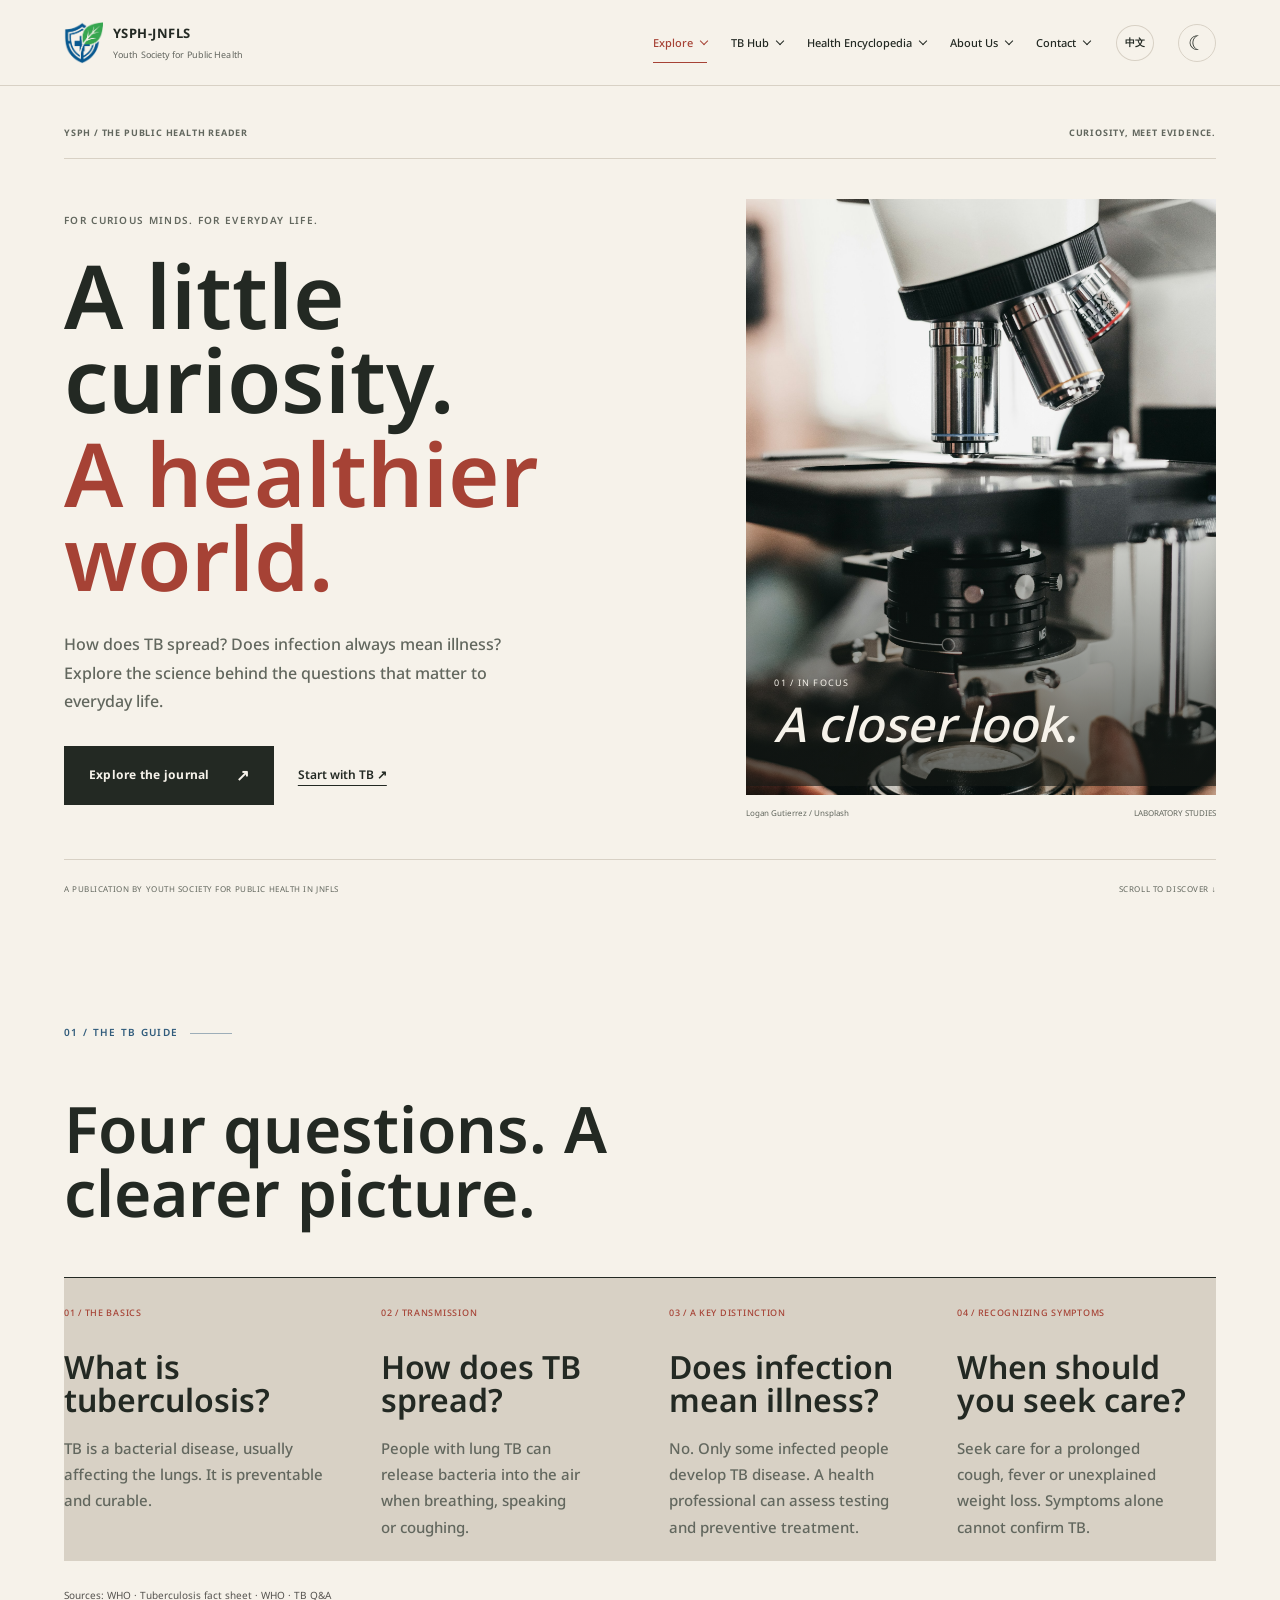
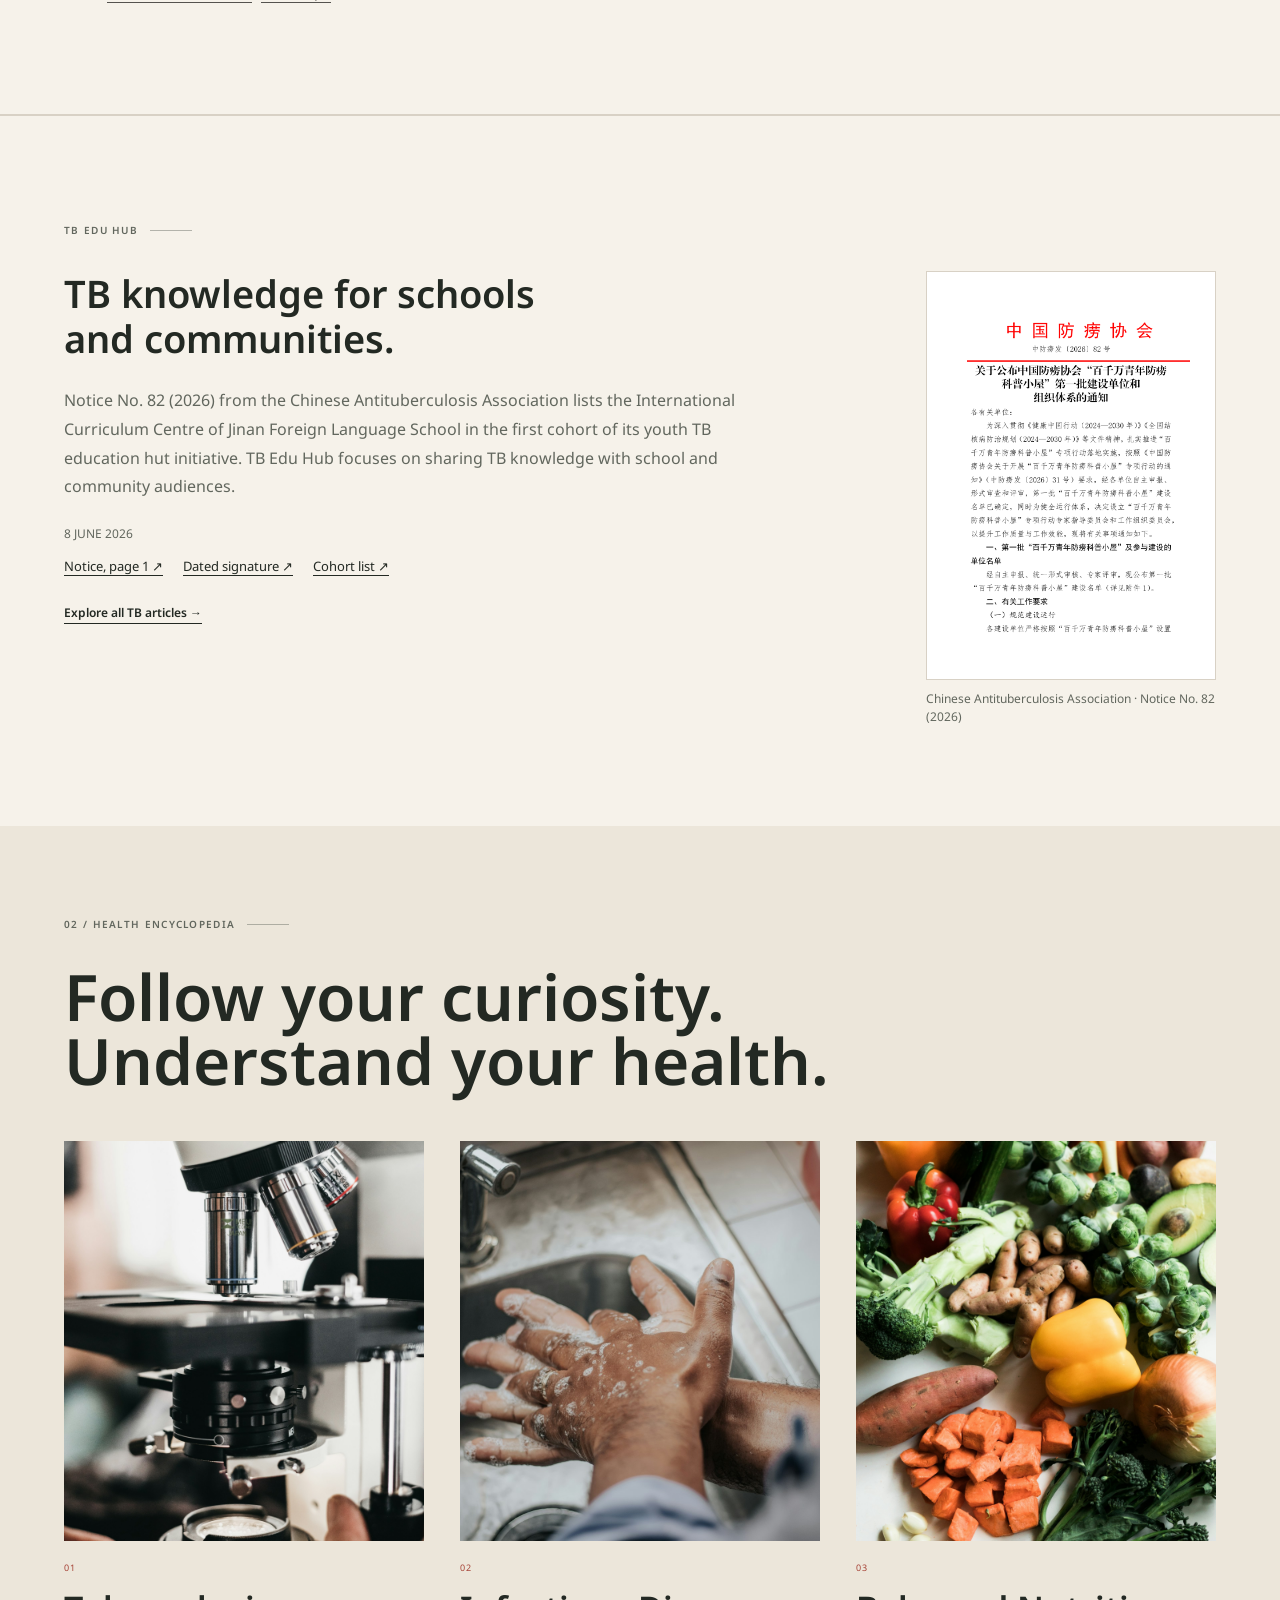
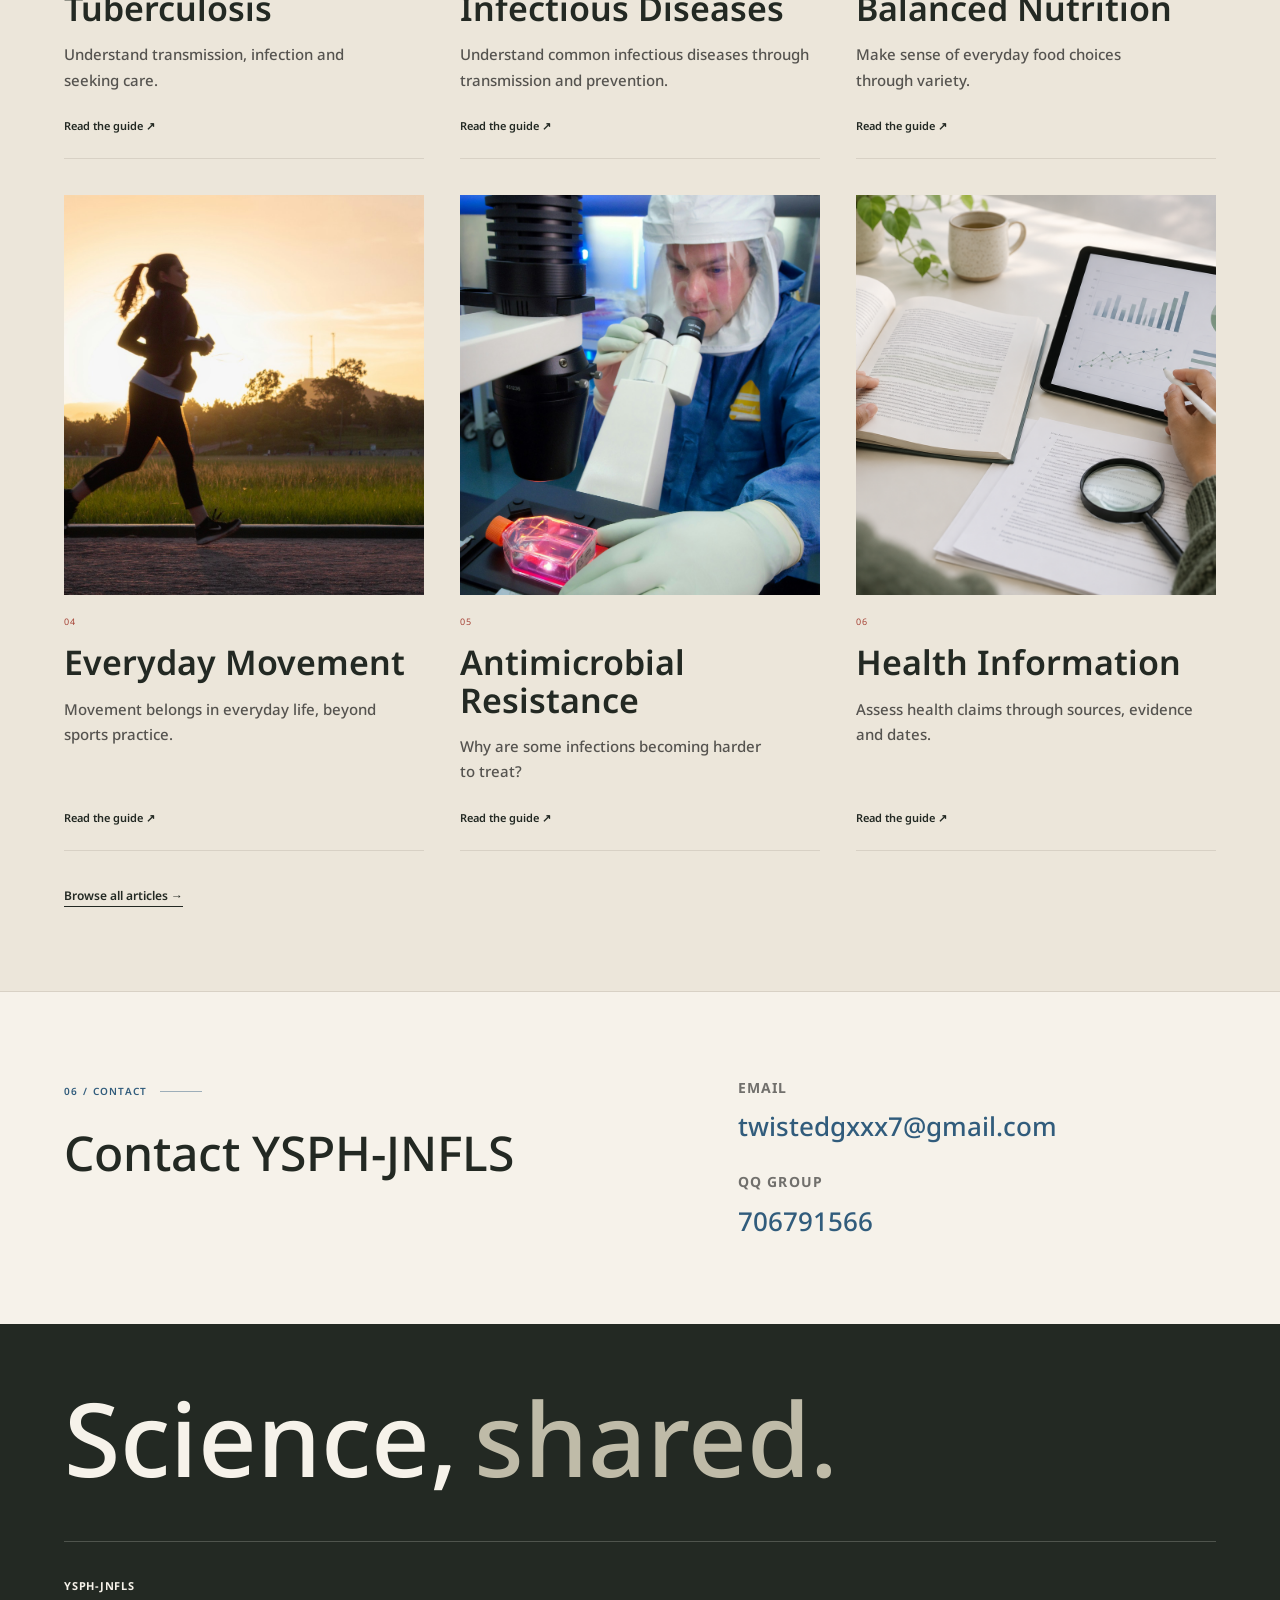
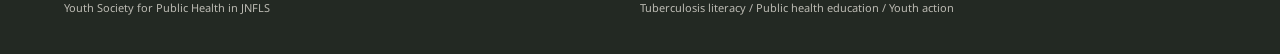
<file: index.html>
<!DOCTYPE html>
<html lang="en">
  <head>
    <meta charset="UTF-8" />
    <meta name="viewport" content="width=device-width, initial-scale=1.0" />
    <meta
      name="description"
      content="济南外国语学校青年公共卫生学会，面向中国校园与社区传播结核病知识，开展公共健康教育、农村支教与青年公共卫生行动。"
    />
    <title>济南外国语学校青年公共卫生学会 | YSPH-JNFLS</title>



    <link rel="stylesheet" href="styles.css?v=journal10" />
  <link rel="stylesheet" href="fonts.css?v=library-oct26"><link rel="stylesheet" href="editorial.css?v=library-oct26"><link rel="stylesheet" href="theme.css?v=2"><script src="theme.js?v=1"></script></head>
  <body>
    <header class="site-header header-light" data-header>
      <a class="brand" href="index.html#top" aria-label="YSPH-JNFLS home">
        <img src="images/LOGO/society-mark-transparent.png" alt="" />
        <span class="brand-copy"><span class="brand-name">YSPH-JNFLS</span><span class="brand-descriptor" data-zh="青年公共卫生学会" data-en="Youth Society for Public Health">Youth Society for Public Health</span></span>
      </a>

      <button class="menu-toggle" type="button" aria-label="Open navigation" aria-expanded="false" data-menu-toggle>
        <span></span>
        <span></span>
      </button>

      <nav class="site-nav" aria-label="Primary navigation" data-site-nav>
<div class="nav-dropdown" data-dropdown><button class="nav-dropdown-toggle" type="button" aria-expanded="false" aria-controls="explore-menu" data-dropdown-toggle><span data-en="Explore" data-zh="科普首页">Explore</span><span class="nav-chevron" aria-hidden="true"></span></button>
<div class="nav-dropdown-menu" id="explore-menu"><p class="nav-menu-caption"><span data-en="Start with a question" data-zh="从一个问题开始">Start with a question</span></p>
<a href="index.html#top"><span data-en="Home" data-zh="首页">Home</span><span class="nav-link-arrow" aria-hidden="true">↗</span></a>
<a href="index.html#tb-knowledge"><span data-en="Featured: TB Explained" data-zh="本期专题：认识结核病">Featured: TB Explained</span><span class="nav-link-arrow" aria-hidden="true">↗</span></a>
<a href="index.html#reading"><span data-en="Science Literacy" data-zh="科学素养">Science Literacy</span><span class="nav-link-arrow" aria-hidden="true">↗</span></a>
</div></div>
<div class="nav-dropdown" data-dropdown><button class="nav-dropdown-toggle" type="button" aria-expanded="false" aria-controls="tb-menu" data-dropdown-toggle><span data-en="TB Hub" data-zh="结核病专区">TB Hub</span><span class="nav-chevron" aria-hidden="true"></span></button>
<div class="nav-dropdown-menu" id="tb-menu"><p class="nav-menu-caption"><span data-en="Understand the essentials" data-zh="读懂基础知识">Understand the essentials</span></p>
<a href="index.html#basics"><span data-en="What Is TB?" data-zh="什么是结核病？">What Is TB?</span><span class="nav-link-arrow" aria-hidden="true">↗</span></a>
<a href="index.html#transmission"><span data-en="How It Spreads" data-zh="如何传播">How It Spreads</span><span class="nav-link-arrow" aria-hidden="true">↗</span></a>
<a href="index.html#infection"><span data-en="Infection vs. Disease" data-zh="感染与发病">Infection vs. Disease</span><span class="nav-link-arrow" aria-hidden="true">↗</span></a>
<a href="index.html#care"><span data-en="Symptoms &amp; Seeking Care" data-zh="症状与就医">Symptoms &amp; Seeking Care</span><span class="nav-link-arrow" aria-hidden="true">↗</span></a>
<a href="index.html#tb-edu-hub"><span data-en="TB Edu Hub" data-zh="防痨科普小屋">TB Edu Hub</span><span class="nav-link-arrow" aria-hidden="true">↗</span></a>
<a href="encyclopedia.html?category=Tuberculosis"><span data-en="All TB Articles" data-zh="全部结核病文章">All TB Articles</span><span class="nav-link-arrow" aria-hidden="true">↗</span></a>
</div></div>
<div class="nav-dropdown" data-dropdown><button class="nav-dropdown-toggle" type="button" aria-expanded="false" aria-controls="reading-menu" data-dropdown-toggle><span  data-zh="科普大全" data-en="Health Encyclopedia">Health Encyclopedia</span><span class="nav-chevron" aria-hidden="true"></span></button><div class="nav-dropdown-menu" id="reading-menu"><p class="nav-menu-caption" data-zh="按主题探索公共健康" data-en="Explore public health by topic">Explore public health by topic</p><a href="encyclopedia.html"><span  data-zh="全部文章" data-en="All Articles">All Articles</span><span class="nav-link-arrow" aria-hidden="true">↗</span></a><a href="encyclopedia.html?category=Tuberculosis"><span  data-zh="结核病" data-en="Tuberculosis">Tuberculosis</span><span class="nav-link-arrow" aria-hidden="true">↗</span></a><a href="encyclopedia.html?category=Infectious%20Diseases"><span  data-zh="传染类疾病" data-en="Infectious Diseases">Infectious Diseases</span><span class="nav-link-arrow" aria-hidden="true">↗</span></a><a href="encyclopedia.html?category=Balanced%20Nutrition"><span  data-zh="均衡饮食" data-en="Balanced Nutrition">Balanced Nutrition</span><span class="nav-link-arrow" aria-hidden="true">↗</span></a><a href="encyclopedia.html?category=Everyday%20Movement"><span  data-zh="日常运动" data-en="Everyday Movement">Everyday Movement</span><span class="nav-link-arrow" aria-hidden="true">↗</span></a><a href="encyclopedia.html?category=Antimicrobial%20Resistance"><span  data-zh="抗菌药物耐药" data-en="Antimicrobial Resistance">Antimicrobial Resistance</span><span class="nav-link-arrow" aria-hidden="true">↗</span></a><a href="encyclopedia.html?category=Health%20Information"><span  data-zh="健康信息辨别" data-en="Health Information">Health Information</span><span class="nav-link-arrow" aria-hidden="true">↗</span></a></div></div>
<div class="nav-dropdown" data-dropdown><button class="nav-dropdown-toggle" type="button" aria-expanded="false" aria-controls="about-menu" data-dropdown-toggle><span data-en="About Us" data-zh="关于我们">About Us</span><span class="nav-chevron" aria-hidden="true"></span></button>
<div class="nav-dropdown-menu" id="about-menu"><p class="nav-menu-caption"><span data-en="The people behind the science" data-zh="认识科普背后的我们">The people behind the science</span></p>
<a href="about.html#who-we-are"><span data-en="Who We Are" data-zh="我们是谁">Who We Are</span><span class="nav-link-arrow" aria-hidden="true">↗</span></a>
<a href="about.html#our-mission"><span data-en="Our Mission" data-zh="我们的使命">Our Mission</span><span class="nav-link-arrow" aria-hidden="true">↗</span></a>
<a href="about.html#our-community"><span data-en="Our Community" data-zh="我们的社区">Our Community</span><span class="nav-link-arrow" aria-hidden="true">↗</span></a>
<a href="about.html#members"><span data-en="Our Team" data-zh="我们的团队">Our Team</span><span class="nav-link-arrow" aria-hidden="true">↗</span></a>
<a href="about.html#activities"><span data-en="Our Activities" data-zh="我们的活动">Our Activities</span><span class="nav-link-arrow" aria-hidden="true">↗</span></a>
</div></div>
<div class="nav-dropdown" data-dropdown><button class="nav-dropdown-toggle nav-contact-toggle" type="button" aria-expanded="false" aria-controls="contact-menu" data-dropdown-toggle><span data-en="Contact" data-zh="联系">Contact</span><span class="nav-chevron" aria-hidden="true"></span></button>
<div class="nav-dropdown-menu" id="contact-menu"><p class="nav-menu-caption"><span data-en="Keep the conversation going" data-zh="与我们交流">Keep the conversation going</span></p>
<a href="index.html#contact"><span data-en="Contact Details" data-zh="联系方式">Contact Details</span><span class="nav-link-arrow" aria-hidden="true">↗</span></a>
</div></div>
<button class="lang-toggle" type="button" data-lang-toggle aria-label="Switch language">中文</button>
</nav>
    </header>

    <main id="top">
<section class="science-hero section-pad" aria-labelledby="hero-title"><div class="science-masthead"><span>YSPH / THE PUBLIC HEALTH READER</span><span  data-zh="从好奇出发 · 用证据理解" data-en="CURIOSITY, MEET EVIDENCE.">CURIOSITY, MEET EVIDENCE.</span></div><div class="science-hero-grid"><div class="science-hero-text"><p class="eyebrow" data-zh="给每一个关心健康的你" data-en="FOR CURIOUS MINDS. FOR EVERYDAY LIFE.">FOR CURIOUS MINDS. FOR EVERYDAY LIFE.</p><h1 id="hero-title"><span  data-zh="从一个问题，" data-en="A little curiosity.">A little curiosity.</span><em  data-zh="读懂公共健康。" data-en="A healthier world.">A healthier world.</em></h1><p class="science-deck" data-zh="结核病如何传播？感染就意味着生病吗？从清楚的解释和可靠的证据开始，一起理解身边的健康。" data-en="How does TB spread? Does infection always mean illness? Explore the science behind the questions that matter to everyday life.">How does TB spread? Does infection always mean illness? Explore the science behind the questions that matter to everyday life.</p><div class="science-actions"><a href="encyclopedia.html" class="button science-button" data-zh="探索科普大全" data-en="Explore the journal">Explore the journal</a><a href="#tb-knowledge" class="text-link" data-zh="从结核病开始 ↗" data-en="Start with TB ↗">Start with TB ↗</a></div></div><figure class="science-cover"><img src="images/editorial/microscope.jpg" alt="Close-up of a laboratory microscope" width="1800" height="2700" fetchpriority="high"><div class="science-cover-label"><span>01 / IN FOCUS</span><strong  data-zh="看见知识的细节。" data-en="A closer look.">A closer look.</strong></div><figcaption><a href="https://unsplash.com/photos/fN6K30xtiKE">Logan Gutierrez / Unsplash</a><span  data-zh="实验室影像" data-en="LABORATORY STUDIES">LABORATORY STUDIES</span></figcaption></figure></div><div class="science-bottomline"><span  data-zh="由济南外国语学校青年公共卫生学会呈现" data-en="A PUBLICATION BY YOUTH SOCIETY FOR PUBLIC HEALTH IN JNFLS">A PUBLICATION BY YOUTH SOCIETY FOR PUBLIC HEALTH IN JNFLS</span><a href="#tb-knowledge" data-zh="向下探索 ↓" data-en="SCROLL TO DISCOVER ↓">SCROLL TO DISCOVER ↓</a></div></section><section class="knowledge section-pad" id="tb-knowledge"><div class="section-label" data-zh="01 / 科普专题" data-en="01 / THE TB GUIDE">01 / THE TB GUIDE</div><h2  data-zh="四个问题，认识结核病。" data-en="Four questions. A clearer picture.">Four questions. A clearer picture.</h2><div class="knowledge-grid"><article id="basics"><span  data-zh="01 / 基础认识" data-en="01 / THE BASICS">01 / THE BASICS</span><h3  data-zh="结核病是什么？" data-en="What is tuberculosis?">What is tuberculosis?</h3><p  data-zh="结核病由细菌引起，最常影响肺部；它是可以预防和治愈的疾病。" data-en="TB is a bacterial disease, usually affecting the lungs. It is preventable and curable.">TB is a bacterial disease, usually affecting the lungs. It is preventable and curable.</p></article><article id="transmission"><span  data-zh="02 / 传播途径" data-en="02 / TRANSMISSION">02 / TRANSMISSION</span><h3  data-zh="结核菌如何传播？" data-en="How does TB spread?">How does TB spread?</h3><p  data-zh="肺结核患者呼吸、说话或咳嗽时，可将结核菌释放到空气中。" data-en="People with lung TB can release bacteria into the air when breathing, speaking or coughing.">People with lung TB can release bacteria into the air when breathing, speaking or coughing.</p></article><article id="infection"><span  data-zh="03 / 概念辨析" data-en="03 / A KEY DISTINCTION">03 / A KEY DISTINCTION</span><h3  data-zh="感染一定会发病吗？" data-en="Does infection mean illness?">Does infection mean illness?</h3><p  data-zh="不一定。只有一部分感染者会发展为结核病。是否需要检查或预防性治疗，应由医务人员评估。" data-en="No. Only some infected people develop TB disease. A health professional can assess testing and preventive treatment.">No. Only some infected people develop TB disease. A health professional can assess testing and preventive treatment.</p></article><article id="care"><span  data-zh="04 / 识别症状" data-en="04 / RECOGNIZING SYMPTOMS">04 / RECOGNIZING SYMPTOMS</span><h3  data-zh="什么时候应当就医？" data-en="When should you seek care?">When should you seek care?</h3><p  data-zh="持续咳嗽、发热或不明原因的体重下降，应及时就医。这些症状本身并不能确诊结核病。" data-en="Seek care for a prolonged cough, fever or unexplained weight loss. Symptoms alone cannot confirm TB.">Seek care for a prolonged cough, fever or unexplained weight loss. Symptoms alone cannot confirm TB.</p></article></div><p class="source-note" id="sources"><span  data-zh="资料来源：" data-en="Sources: ">Sources: </span><a href="https://www.who.int/news-room/fact-sheets/detail/tuberculosis">WHO · Tuberculosis fact sheet</a> · <a href="https://www.who.int/news-room/questions-and-answers/item/tuberculosis">WHO · TB Q&amp;A</a></p></section><section class="tb-hub section-pad" id="tb-edu-hub" aria-labelledby="tb-hub-title">
  <div class="section-label" data-zh="防痨科普小屋" data-en="TB EDU HUB">TB EDU HUB</div>
  <div class="tb-hub-layout">
    <div class="tb-hub-copy">
      <h2 id="tb-hub-title" data-zh="让结核病知识，走进校园与社区。" data-en="TB knowledge for schools and communities.">TB knowledge for schools and communities.</h2>
      <p data-zh="中国防痨协会发布的中防痨发〔2026〕82号通知，将济南外国语学校国际课程中心列入第一批“百千万青年防痨科普小屋”建设名单。TB Edu Hub 关注结核病知识传播，面向校园与社区开展健康教育。" data-en="Notice No. 82 (2026) from the Chinese Antituberculosis Association lists the International Curriculum Centre of Jinan Foreign Language School in the first cohort of its youth TB education hut initiative. TB Edu Hub focuses on sharing TB knowledge with school and community audiences.">Notice No. 82 (2026) from the Chinese Antituberculosis Association lists the International Curriculum Centre of Jinan Foreign Language School in the first cohort of its youth TB education hut initiative. TB Edu Hub focuses on sharing TB knowledge with school and community audiences.</p>
      <p class="tb-hub-date"><time datetime="2026-06-08" data-zh="2026 年 6 月 8 日" data-en="8 JUNE 2026">8 JUNE 2026</time></p>
      <div class="tb-hub-links" aria-label="TB Hub documents">
        <a href="images/news/tb-hub-notice-page-1.png" data-zh="通知首页 ↗" data-en="Notice, page 1 ↗">Notice, page 1 ↗</a>
        <a href="images/news/tb-hub-notice-page-3.png" data-zh="落款日期 ↗" data-en="Dated signature ↗">Dated signature ↗</a>
        <a href="images/news/tb-hub-list-page-7.png" data-zh="建设名单相关页 ↗" data-en="Cohort list ↗">Cohort list ↗</a>
      </div>
      <a class="text-link tb-hub-articles" href="encyclopedia.html?category=Tuberculosis" data-zh="浏览全部结核病文章 →" data-en="Explore all TB articles →">Explore all TB articles →</a>
    </div>
    <figure class="tb-hub-document"><img src="images/news/tb-hub-notice-page-1.png" alt="First page of Chinese Antituberculosis Association Notice No. 82 (2026)" loading="lazy"><figcaption data-zh="中国防痨协会通知 · 中防痨发〔2026〕82号" data-en="Chinese Antituberculosis Association · Notice No. 82 (2026)">Chinese Antituberculosis Association · Notice No. 82 (2026)</figcaption></figure>
  </div>
</section>
<section class="reading-room section-pad" id="reading"><div class="section-label" data-zh="02 / 科普大全" data-en="02 / HEALTH ENCYCLOPEDIA">02 / HEALTH ENCYCLOPEDIA</div><h2  data-zh="从好奇开始，把健康读明白。" data-en="Follow your curiosity. Understand your health.">Follow your curiosity. Understand your health.</h2><div class="library-grid"><a class="library-card" href="encyclopedia.html?category=Tuberculosis"><img class="library-card-image" src="images/editorial/microscope.jpg" alt="Laboratory microscope, illustrative photograph" loading="lazy" width="600" height="400"><span class="library-number">01</span><h3  data-zh="结核病" data-en="Tuberculosis">Tuberculosis</h3><p  data-zh="从传播、感染到就医，读懂结核病。" data-en="Understand transmission, infection and seeking care.">Understand transmission, infection and seeking care.</p><span class="text-link" data-zh="阅读全文 ↗" data-en="Read the guide ↗">Read the guide ↗</span></a><a class="library-card" href="encyclopedia.html?category=Infectious%20Diseases"><img class="library-card-image" src="images/editorial/hands.jpg" alt="Hands being washed with soap under running water" loading="lazy" width="600" height="400"><span class="library-number">02</span><h3  data-zh="传染类疾病" data-en="Infectious Diseases">Infectious Diseases</h3><p  data-zh="从传播途径到预防，认识常见传染类疾病。" data-en="Understand common infectious diseases through transmission and prevention.">Understand common infectious diseases through transmission and prevention.</p><span class="text-link" data-zh="阅读全文 ↗" data-en="Read the guide ↗">Read the guide ↗</span></a><a class="library-card" href="encyclopedia.html?category=Balanced%20Nutrition"><img class="library-card-image" src="images/editorial/nutrition.jpg" alt="A varied selection of vegetables" loading="lazy" width="600" height="400"><span class="library-number">03</span><h3  data-zh="均衡饮食" data-en="Balanced Nutrition">Balanced Nutrition</h3><p  data-zh="从食物多样性出发，理解日常饮食。" data-en="Make sense of everyday food choices through variety.">Make sense of everyday food choices through variety.</p><span class="text-link" data-zh="阅读全文 ↗" data-en="Read the guide ↗">Read the guide ↗</span></a><a class="library-card" href="encyclopedia.html?category=Everyday%20Movement"><img class="library-card-image" src="images/editorial/movement.jpg" alt="A person running outdoors" loading="lazy" width="600" height="400"><span class="library-number">04</span><h3  data-zh="日常运动" data-en="Everyday Movement">Everyday Movement</h3><p  data-zh="运动不只在操场，也在每天的生活里。" data-en="Movement belongs in everyday life, beyond sports practice.">Movement belongs in everyday life, beyond sports practice.</p><span class="text-link" data-zh="阅读全文 ↗" data-en="Read the guide ↗">Read the guide ↗</span></a><a class="library-card" href="encyclopedia.html?category=Antimicrobial%20Resistance"><img class="library-card-image" src="images/editorial/laboratory.jpg" alt="Scientist examining a cell culture; general laboratory photograph" loading="lazy" width="600" height="400"><span class="library-number">05</span><h3  data-zh="抗菌药物耐药" data-en="Antimicrobial Resistance">Antimicrobial Resistance</h3><p  data-zh="为什么有些感染越来越难治疗？" data-en="Why are some infections becoming harder to treat?">Why are some infections becoming harder to treat?</p><span class="text-link" data-zh="阅读全文 ↗" data-en="Read the guide ↗">Read the guide ↗</span></a><a class="library-card" href="encyclopedia.html?category=Health%20Information"><img class="library-card-image" src="images/editorial/health-information.png" alt="A reader compares research materials and health data with a magnifying glass" loading="lazy" width="600" height="400"><span class="library-number">06</span><h3  data-zh="健康信息辨别" data-en="Health Information">Health Information</h3><p  data-zh="从来源、证据和日期判断一条健康消息。" data-en="Assess health claims through sources, evidence and dates.">Assess health claims through sources, evidence and dates.</p><span class="text-link" data-zh="阅读全文 ↗" data-en="Read the guide ↗">Read the guide ↗</span></a></div><a href="encyclopedia.html" class="text-link" data-zh="浏览全部文章 →" data-en="Browse all articles →">Browse all articles →</a></section>

<section class="join section-pad contact-section" id="contact" aria-labelledby="contact-title">
        <div data-reveal>
          <div class="section-label" data-zh="06 / 联系" data-en="06 / Contact">06 / Contact</div>
          <h2 id="contact-title" data-zh="联系济南外国语学校青年公共卫生学会" data-en="Contact YSPH-JNFLS">Contact YSPH-JNFLS</h2>
        </div>
        <div class="join-panel contact-panel" data-reveal>
          <div class="contact-item">
            <p data-zh="邮箱" data-en="Email">Email</p>
            <div class="contact-email">twistedgxxx7@gmail.com</div>
          </div>
          <div class="contact-item">
            <p data-zh="QQ群" data-en="QQ Group">QQ Group</p>
            <div class="contact-email">706791566</div>
          </div>
        </div>
      </section>
    </main>

    <footer class="site-footer"><div class="footer-masthead"><span  data-zh="让知识" data-en="Science,">Science,</span><em  data-zh="与生活相遇。" data-en="shared.">shared.</em></div>
      <div>
        <strong>YSPH-JNFLS</strong>
        <p data-zh="济南外国语学校青年公共卫生学会" data-en="Youth Society for Public Health in JNFLS">Youth Society for Public Health in JNFLS</p>
      </div>
      <p data-zh="结核病知识传播 / 公共健康教育 / 青年行动" data-en="Tuberculosis literacy / Public health education / Youth action">Tuberculosis literacy / Public health education / Youth action</p>
</footer>

    <script src="script.js?v=editorial11"></script>
    <script src="motion.js?v=design5" defer></script>
  <script src="editorial.js?v=editorial11" defer></script></body>
</html>
</file>
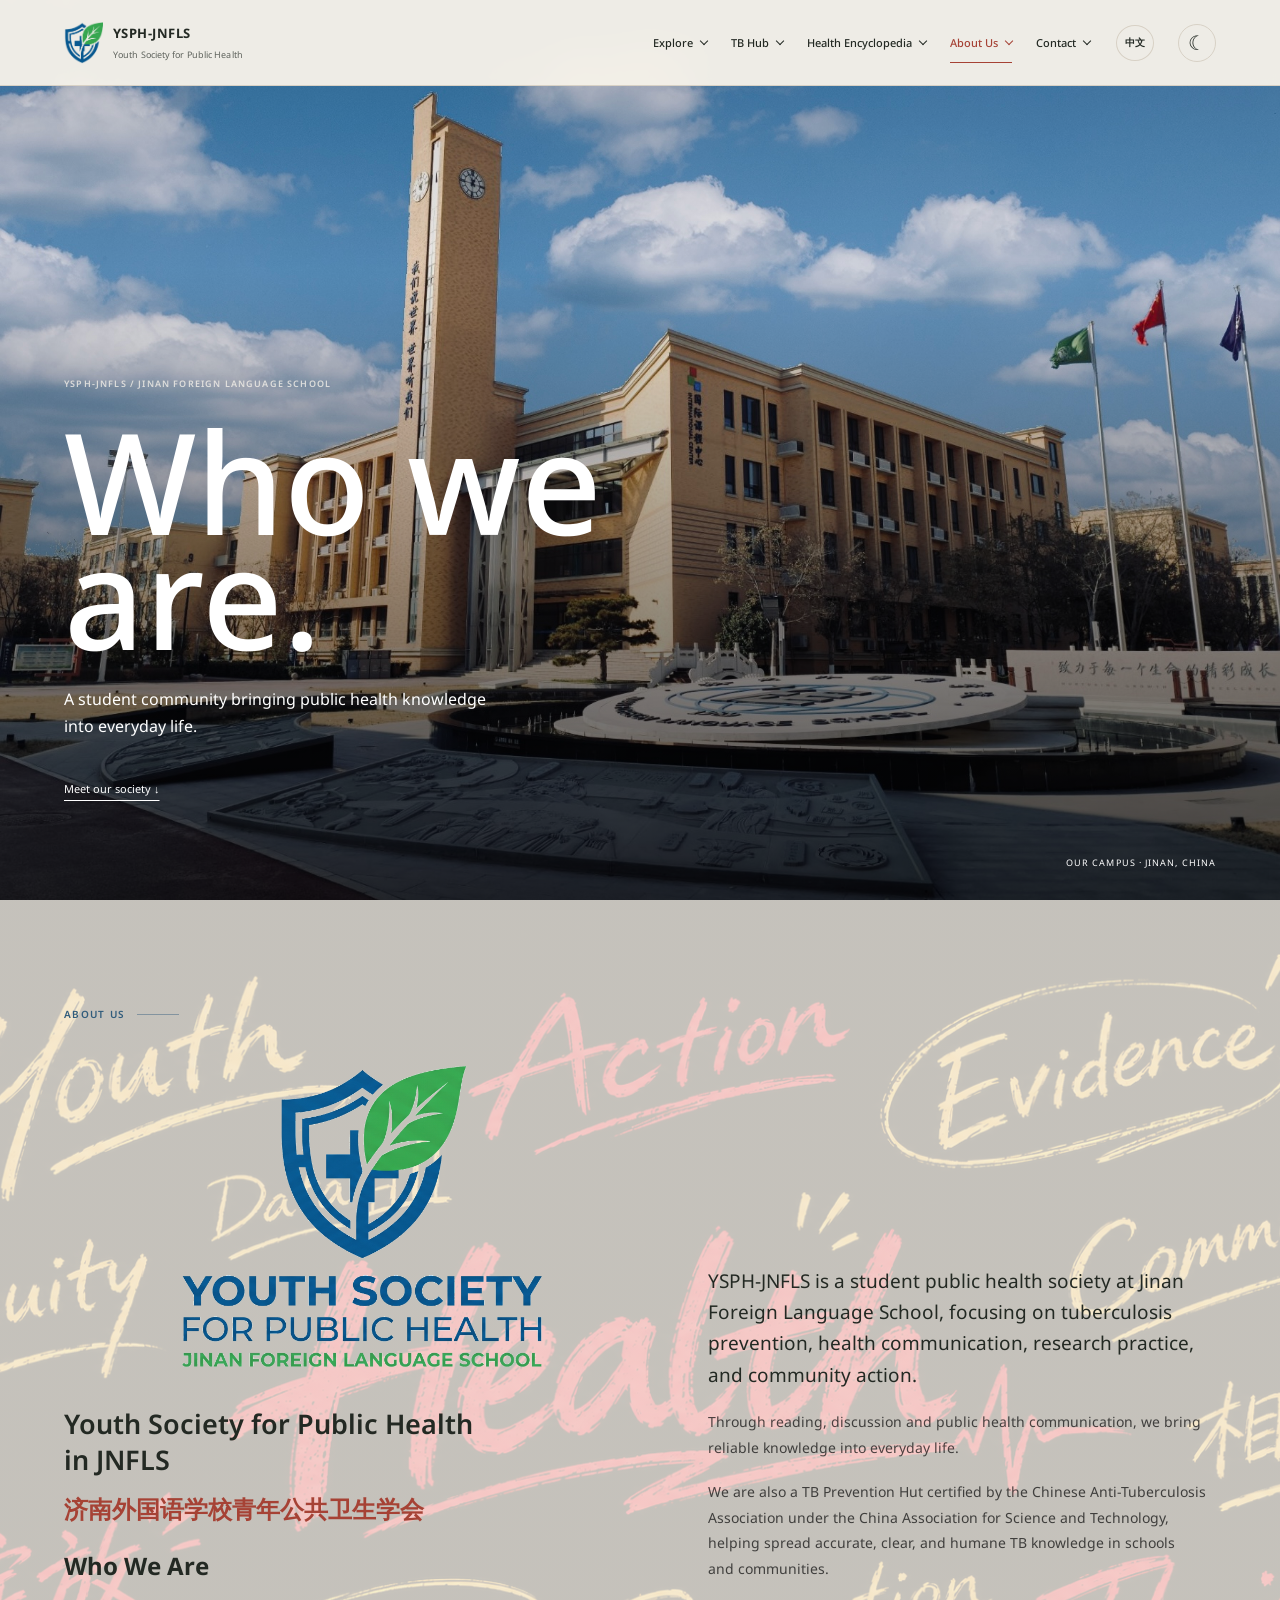
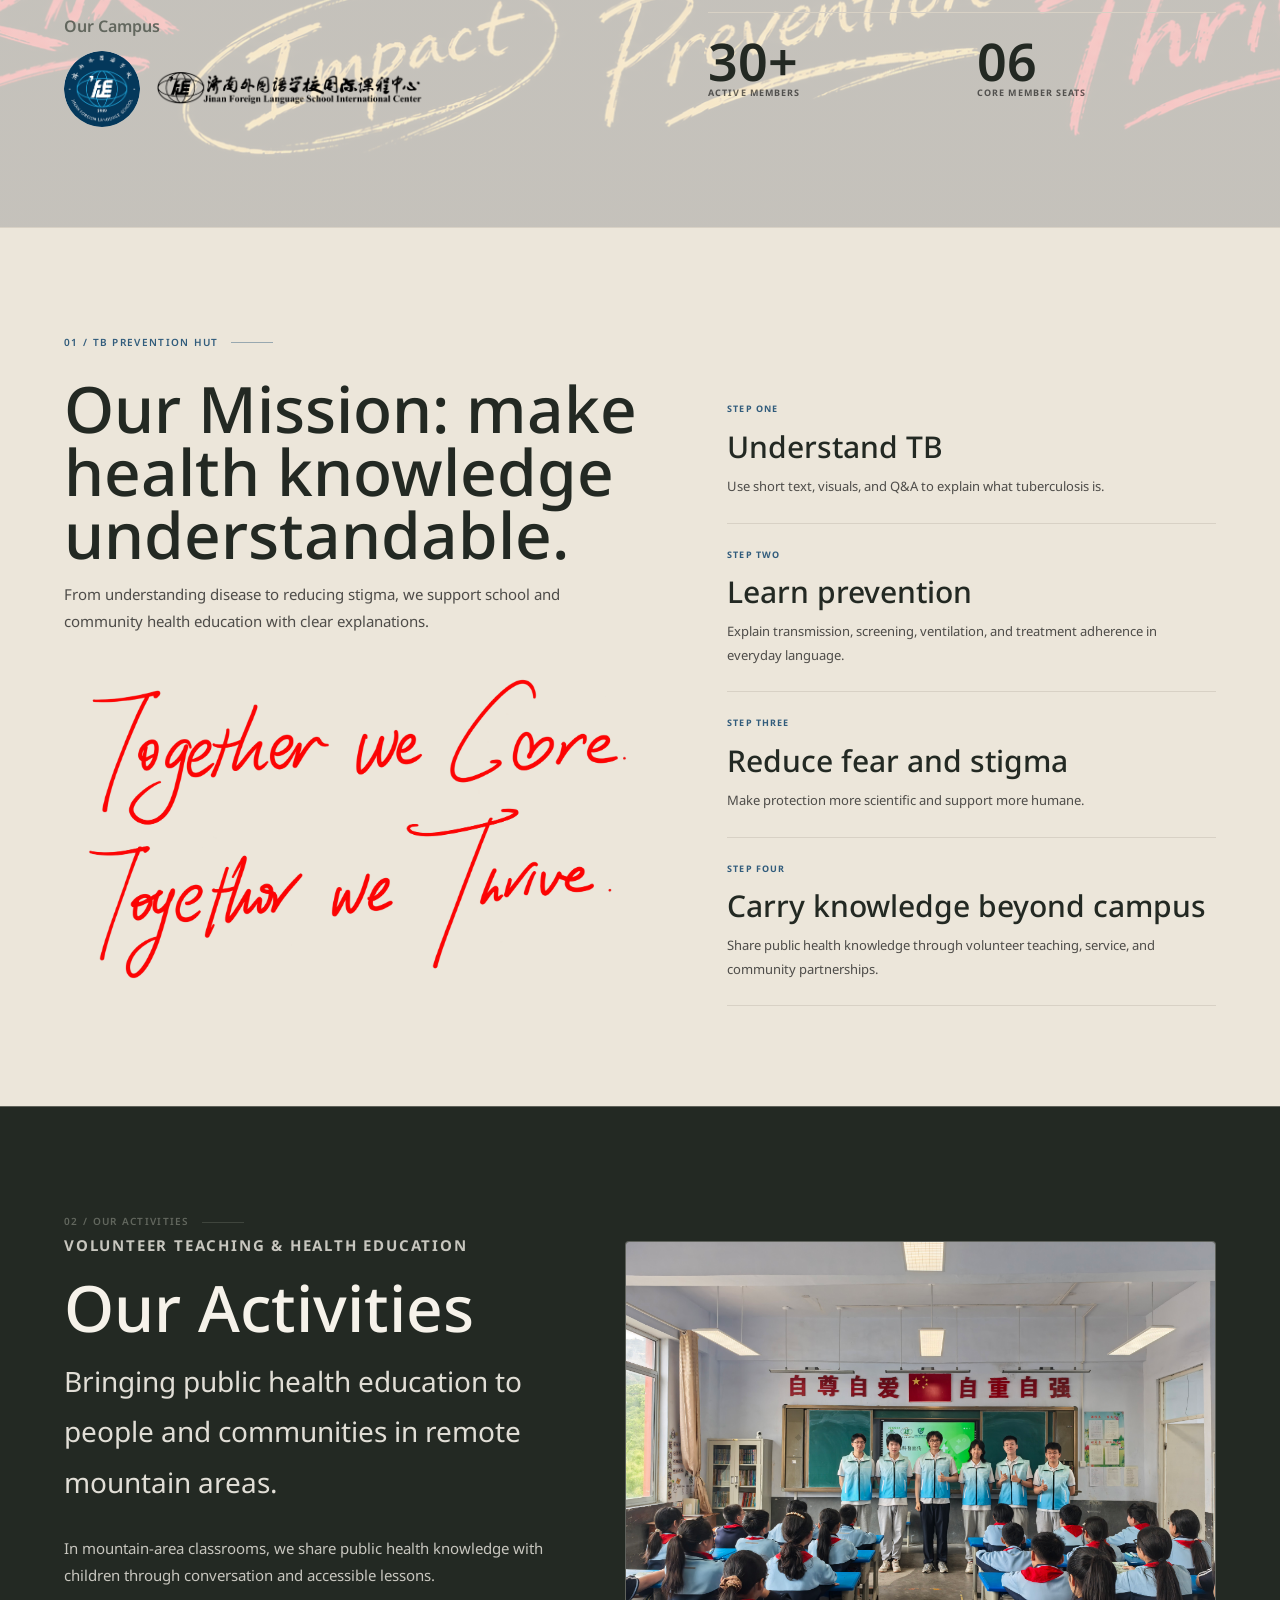
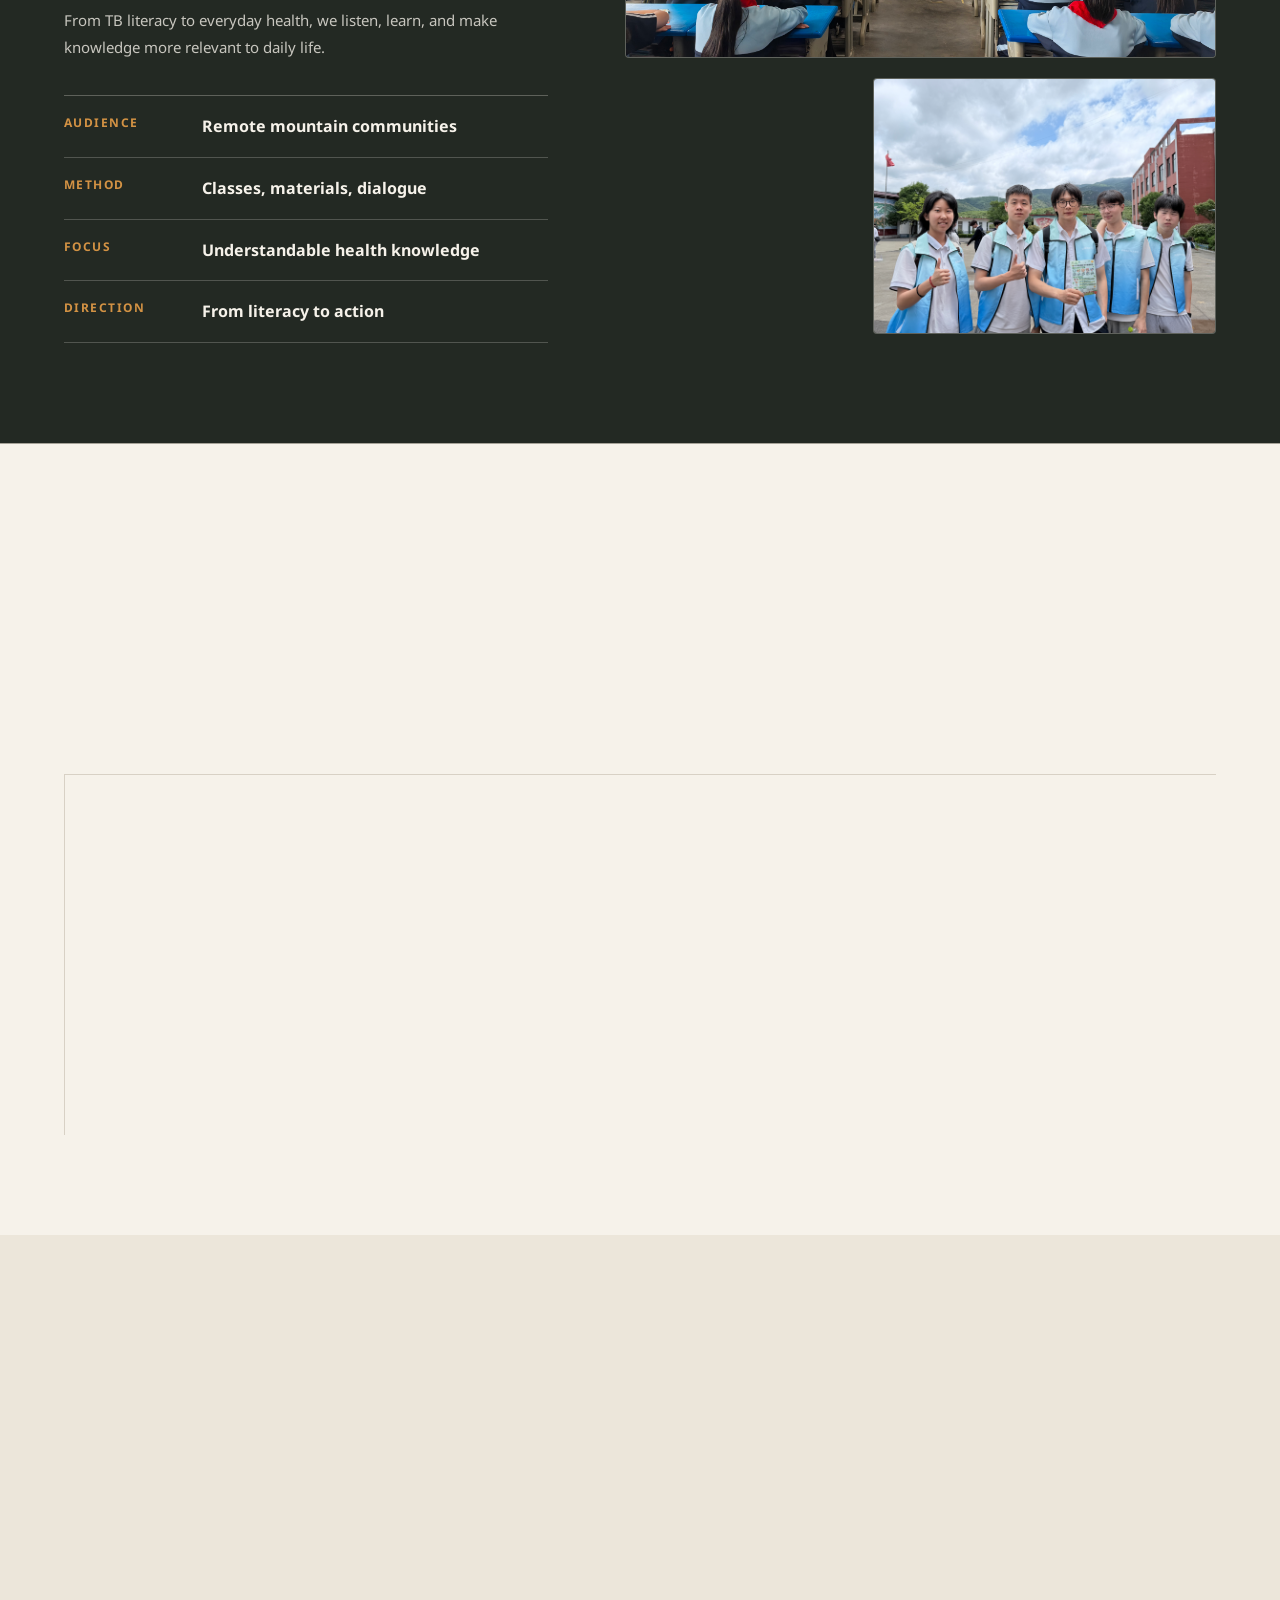
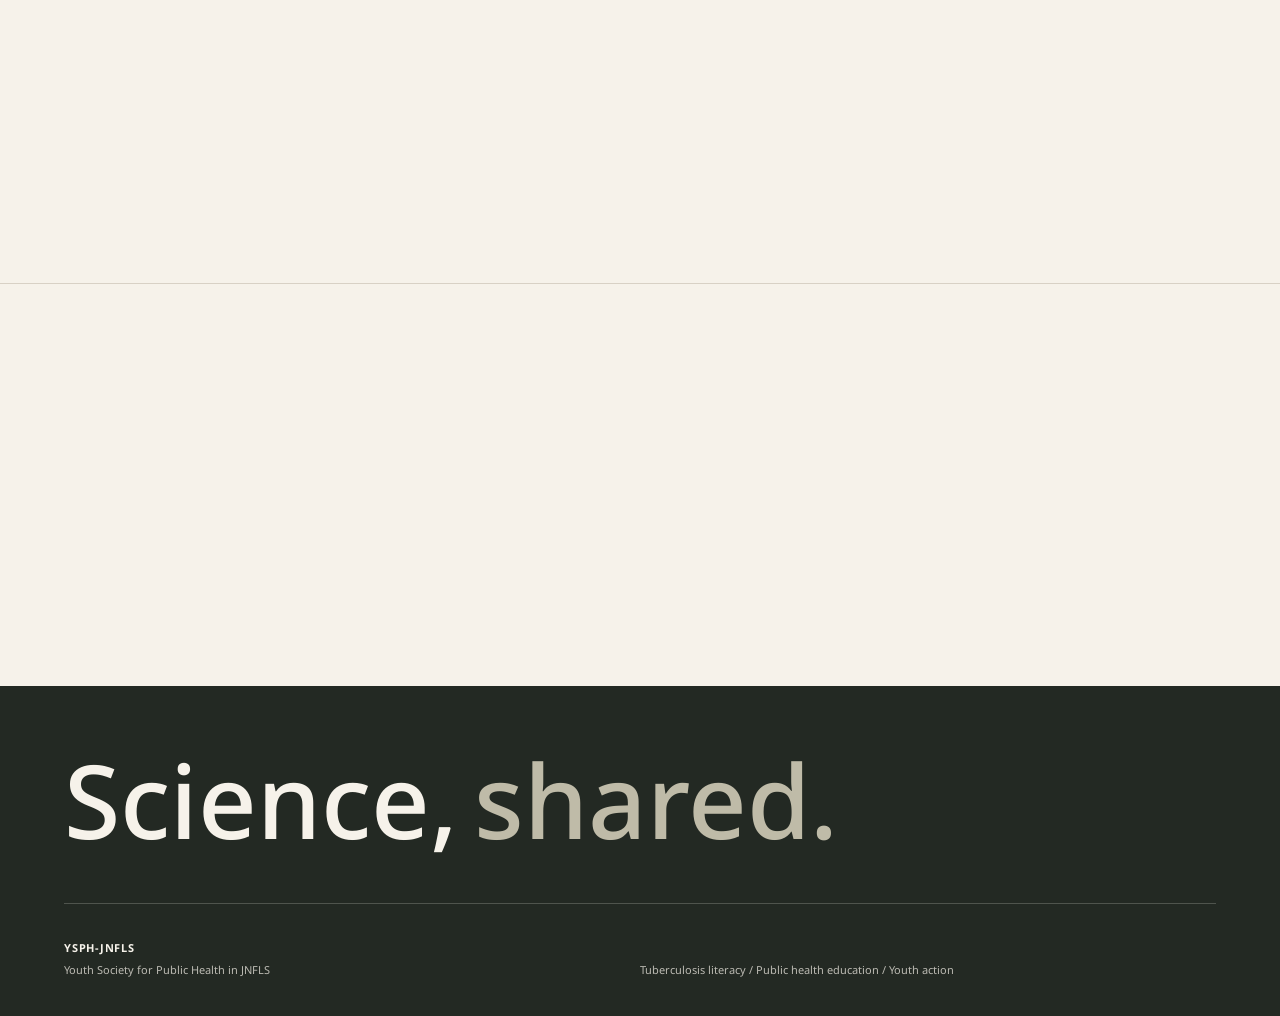
<file: about.html>
<!DOCTYPE html>
<html lang="en">
  <head>
    <meta charset="UTF-8" />
    <meta name="viewport" content="width=device-width, initial-scale=1.0" />
    <meta
      name="description"
      content="关于济南外国语学校青年公共卫生学会、结核病科普小屋认证身份、核心成员与青年公共健康行动。"
    />
    <title>关于我们 | YSPH-JNFLS</title>



    <link rel="stylesheet" href="styles.css?v=journal10" />
  <link rel="stylesheet" href="fonts.css?v=library-oct26"><link rel="stylesheet" href="editorial.css?v=library-oct26"><link rel="stylesheet" href="members.css?v=member-zhong-profile"><link rel="stylesheet" href="theme.css?v=12"><script src="theme.js?v=1"></script></head>
  <body class="light-page">
    <header class="site-header header-light" data-header>
      <a class="brand" href="index.html#top" aria-label="YSPH-JNFLS home">
        <img src="images/LOGO/society-mark-transparent.png" alt="" />
        <span class="brand-copy"><span class="brand-name">YSPH-JNFLS</span><span class="brand-descriptor" data-zh="青年公共卫生学会" data-en="Youth Society for Public Health">Youth Society for Public Health</span></span>
      </a>

      <button class="menu-toggle" type="button" aria-label="Open navigation" aria-expanded="false" data-menu-toggle>
        <span></span>
        <span></span>
      </button>

      <nav class="site-nav" aria-label="Primary navigation" data-site-nav>
<div class="nav-dropdown" data-dropdown><button class="nav-dropdown-toggle" type="button" aria-expanded="false" aria-controls="explore-menu" data-dropdown-toggle><span data-en="Explore" data-zh="科普首页">Explore</span><span class="nav-chevron" aria-hidden="true"></span></button>
<div class="nav-dropdown-menu" id="explore-menu"><p class="nav-menu-caption"><span data-en="Start with a question" data-zh="从一个问题开始">Start with a question</span></p>
<a href="index.html#top"><span data-en="Home" data-zh="首页">Home</span><span class="nav-link-arrow" aria-hidden="true">↗</span></a>
<a href="index.html#tb-knowledge"><span data-en="Featured: TB Explained" data-zh="本期专题：认识结核病">Featured: TB Explained</span><span class="nav-link-arrow" aria-hidden="true">↗</span></a>
<a href="index.html#reading"><span data-en="Science Literacy" data-zh="科学素养">Science Literacy</span><span class="nav-link-arrow" aria-hidden="true">↗</span></a>
</div></div>
<div class="nav-dropdown" data-dropdown><button class="nav-dropdown-toggle" type="button" aria-expanded="false" aria-controls="tb-menu" data-dropdown-toggle><span data-en="TB Hub" data-zh="结核病专区">TB Hub</span><span class="nav-chevron" aria-hidden="true"></span></button>
<div class="nav-dropdown-menu" id="tb-menu"><p class="nav-menu-caption"><span data-en="Understand the essentials" data-zh="读懂基础知识">Understand the essentials</span></p>
<a href="index.html#basics"><span data-en="What Is TB?" data-zh="什么是结核病？">What Is TB?</span><span class="nav-link-arrow" aria-hidden="true">↗</span></a>
<a href="index.html#transmission"><span data-en="How It Spreads" data-zh="如何传播">How It Spreads</span><span class="nav-link-arrow" aria-hidden="true">↗</span></a>
<a href="index.html#infection"><span data-en="Infection vs. Disease" data-zh="感染与发病">Infection vs. Disease</span><span class="nav-link-arrow" aria-hidden="true">↗</span></a>
<a href="index.html#care"><span data-en="Symptoms &amp; Seeking Care" data-zh="症状与就医">Symptoms &amp; Seeking Care</span><span class="nav-link-arrow" aria-hidden="true">↗</span></a>
<a href="index.html#tb-edu-hub"><span data-en="TB Edu Hub" data-zh="防痨科普小屋">TB Edu Hub</span><span class="nav-link-arrow" aria-hidden="true">↗</span></a>
<a href="encyclopedia.html?category=Tuberculosis"><span data-en="All TB Articles" data-zh="全部结核病文章">All TB Articles</span><span class="nav-link-arrow" aria-hidden="true">↗</span></a>
</div></div>
<div class="nav-dropdown" data-dropdown><button class="nav-dropdown-toggle" type="button" aria-expanded="false" aria-controls="reading-menu" data-dropdown-toggle><span  data-zh="科普大全" data-en="Health Encyclopedia">Health Encyclopedia</span><span class="nav-chevron" aria-hidden="true"></span></button><div class="nav-dropdown-menu" id="reading-menu"><p class="nav-menu-caption" data-zh="按主题探索公共健康" data-en="Explore public health by topic">Explore public health by topic</p><a href="encyclopedia.html"><span  data-zh="全部文章" data-en="All Articles">All Articles</span><span class="nav-link-arrow" aria-hidden="true">↗</span></a><a href="encyclopedia.html?category=Tuberculosis"><span  data-zh="结核病" data-en="Tuberculosis">Tuberculosis</span><span class="nav-link-arrow" aria-hidden="true">↗</span></a><a href="encyclopedia.html?category=Infectious%20Diseases"><span  data-zh="传染类疾病" data-en="Infectious Diseases">Infectious Diseases</span><span class="nav-link-arrow" aria-hidden="true">↗</span></a><a href="encyclopedia.html?category=Balanced%20Nutrition"><span  data-zh="均衡饮食" data-en="Balanced Nutrition">Balanced Nutrition</span><span class="nav-link-arrow" aria-hidden="true">↗</span></a><a href="encyclopedia.html?category=Everyday%20Movement"><span  data-zh="日常运动" data-en="Everyday Movement">Everyday Movement</span><span class="nav-link-arrow" aria-hidden="true">↗</span></a><a href="encyclopedia.html?category=Antimicrobial%20Resistance"><span  data-zh="抗菌药物耐药" data-en="Antimicrobial Resistance">Antimicrobial Resistance</span><span class="nav-link-arrow" aria-hidden="true">↗</span></a><a href="encyclopedia.html?category=Health%20Information"><span  data-zh="健康信息辨别" data-en="Health Information">Health Information</span><span class="nav-link-arrow" aria-hidden="true">↗</span></a></div></div>
<div class="nav-dropdown" data-dropdown><button class="nav-dropdown-toggle" type="button" aria-expanded="false" aria-controls="about-menu" data-dropdown-toggle><span data-en="About Us" data-zh="关于我们">About Us</span><span class="nav-chevron" aria-hidden="true"></span></button>
<div class="nav-dropdown-menu" id="about-menu"><p class="nav-menu-caption"><span data-en="The people behind the science" data-zh="认识科普背后的我们">The people behind the science</span></p>
<a href="about.html#who-we-are"><span data-en="Who We Are" data-zh="我们是谁">Who We Are</span><span class="nav-link-arrow" aria-hidden="true">↗</span></a>
<a href="about.html#our-mission"><span data-en="Our Mission" data-zh="我们的使命">Our Mission</span><span class="nav-link-arrow" aria-hidden="true">↗</span></a>
<a href="about.html#our-community"><span data-en="Our Community" data-zh="我们的社区">Our Community</span><span class="nav-link-arrow" aria-hidden="true">↗</span></a>
<a href="about.html#members"><span data-en="Our Team" data-zh="我们的团队">Our Team</span><span class="nav-link-arrow" aria-hidden="true">↗</span></a>
<a href="about.html#activities"><span data-en="Our Activities" data-zh="我们的活动">Our Activities</span><span class="nav-link-arrow" aria-hidden="true">↗</span></a>
</div></div>
<div class="nav-dropdown" data-dropdown><button class="nav-dropdown-toggle nav-contact-toggle" type="button" aria-expanded="false" aria-controls="contact-menu" data-dropdown-toggle><span data-en="Contact" data-zh="联系">Contact</span><span class="nav-chevron" aria-hidden="true"></span></button>
<div class="nav-dropdown-menu" id="contact-menu"><p class="nav-menu-caption"><span data-en="Keep the conversation going" data-zh="与我们交流">Keep the conversation going</span></p>
<a href="index.html#contact"><span data-en="Contact Details" data-zh="联系方式">Contact Details</span><span class="nav-link-arrow" aria-hidden="true">↗</span></a>
</div></div>
<button class="lang-toggle" type="button" data-lang-toggle aria-label="Switch language">中文</button>
</nav>
    </header>

    <main><section id="who-we-are" class="campus-hero" aria-labelledby="about-title">
<img class="campus-hero-image" src="images/JNFLS/9c23fe79a8b282987402b739eb961bec.jpg" alt="Jinan Foreign Language School campus" fetchpriority="high" />
<div class="campus-hero-shade"></div>
<div class="campus-hero-content"><p class="eyebrow">YSPH-JNFLS / JINAN FOREIGN LANGUAGE SCHOOL</p>
<h1 id="about-title"><span  data-zh="我们" data-en="Who we">Who we</span><em  data-zh="是谁" data-en="are.">are.</em></h1>
<p data-en="A student community bringing public health knowledge into everyday life." data-zh="让公共健康知识走进日常生活的青年社群。">A student community bringing public health knowledge into everyday life.</p>
<a href="#society-introduction" data-en="Meet our society ↓" data-zh="认识我们的社团 ↓">Meet our society ↓</a></div>
<span class="campus-location" data-en="OUR CAMPUS · JINAN, CHINA" data-zh="我们的校园 · 中国济南">OUR CAMPUS · JINAN, CHINA</span>
</section>
      <section id="society-introduction" class="about-hero section-pad" aria-labelledby="society-title">
        <div class="section-label" data-reveal data-zh="关于我们" data-en="About Us">About Us</div>
        <div class="about-hero-grid">
          <div>
            <img
              class="about-logo"
              src="images/LOGO/society-logo-transparent.png"
              alt="Youth Society for Public Health in Jinan Foreign Language School logo"
              data-reveal
            />
            <p class="society-full-name" data-reveal>Youth Society for Public Health in JNFLS</p>
            <p class="official-name" data-reveal>济南外国语学校青年公共卫生学会</p>
            <h2
              id="society-title"
              data-reveal
              data-zh="我们是谁"
              data-en="Who We Are"
            >Who We Are</h2>
            <div class="campus-identity" data-reveal>
              <span data-zh="我们的校园" data-en="Our Campus">Our Campus</span>
              <div class="campus-logos">
                <img class="campus-school-logo" src="images/LOGO/jnfls-school.jpg" alt="Jinan Foreign Language School logo" width="1320" height="1312" loading="lazy">
                <img class="campus-international-logo" src="images/LOGO/jnfls-international.png" alt="Jinan Foreign Language School International Center logo" width="2283" height="278" loading="lazy">
              </div>
            </div>
          </div>
          <div class="about-hero-copy" data-reveal>
            <p
              class="identity-line"
              data-zh="YSPH-JNFLS 是济南外国语学校的学生公共卫生学术社团，关注结核病防治、健康传播、研究实践与社区行动。"
              data-en="YSPH-JNFLS is a student public health society at Jinan Foreign Language School, focusing on tuberculosis prevention, health communication, research practice, and community action."
            >YSPH-JNFLS is a student public health society at Jinan Foreign Language School, focusing on tuberculosis prevention, health communication, research practice, and community action.</p>
            <p data-zh="我们通过阅读、讨论和公共健康传播，让可靠的知识走进日常生活。" data-en="Through reading, discussion and public health communication, we bring reliable knowledge into everyday life.">Through reading, discussion and public health communication, we bring reliable knowledge into everyday life.</p>
            <p
              data-zh="我们也是中国科协下设中国防痨协会认证的防痨小屋，帮助在校园和社区中传播准确、清楚、有温度的结核病知识。"
              data-en="We are also a TB Prevention Hut certified by the Chinese Anti-Tuberculosis Association under the China Association for Science and Technology, helping spread accurate, clear, and humane TB knowledge in schools and communities."
            >We are also a TB Prevention Hut certified by the Chinese Anti-Tuberculosis Association under the China Association for Science and Technology, helping spread accurate, clear, and humane TB knowledge in schools and communities.</p>
            <div class="motion-stats about-stats" data-reveal-group aria-label="Society signals">
              <div>
                <strong>30+</strong>
                <span data-zh="活跃成员" data-en="Active members">Active members</span>
              </div>
              <div>
                <strong data-count data-target="6" data-pad="2">00</strong>
                <span data-zh="核心成员席位" data-en="Core member seats">Core member seats</span>
              </div>
            </div>
          </div>
        </div>
      </section>

      <section id="our-mission" class="tb-hut section-pad" aria-labelledby="tb-title">
        <div class="section-label" data-reveal data-zh="01 / 防痨小屋" data-en="01 / TB Prevention Hut">01 / TB Prevention Hut</div>
        <div class="tb-grid">
          <div data-reveal>
            <h2
              id="tb-title"
              data-zh="让健康知识更容易被理解。"
              data-en="Our Mission: make health knowledge understandable."
            >Our Mission: make health knowledge understandable.</h2>
            <p data-zh="从认识疾病到减少污名，我们用清楚的解释支持校园和社区的健康教育。" data-en="From understanding disease to reducing stigma, we support school and community health education with clear explanations.">From understanding disease to reducing stigma, we support school and community health education with clear explanations.</p>
            <figure class="mission-handwriting">
              <img src="images/mission-handwriting.png" alt="Together we Care. Together we Thrive." width="1672" height="941" loading="lazy">
            </figure>
          </div>
          <div class="tb-list archive-note" aria-label="TB Prevention Hut work areas" data-reveal-group>
            <article>
              <span data-zh="第一步" data-en="Step One">Step One</span>
              <h3 data-zh="认识结核病" data-en="Understand TB">Understand TB</h3>
              <p data-zh="用短句、图解和问答解释结核病是什么。" data-en="Use short text, visuals, and Q&A to explain what tuberculosis is.">Use short text, visuals, and Q&A to explain what tuberculosis is.</p>
            </article>
            <article>
              <span data-zh="第二步" data-en="Step Two">Step Two</span>
              <h3 data-zh="学会科学预防" data-en="Learn prevention">Learn prevention</h3>
              <p data-zh="把传播、筛查、通风、规范治疗讲成日常语言。" data-en="Explain transmission, screening, ventilation, and treatment adherence in everyday language.">Explain transmission, screening, ventilation, and treatment adherence in everyday language.</p>
            </article>
            <article>
              <span data-zh="第三步" data-en="Step Three">Step Three</span>
              <h3 data-zh="减少恐惧与污名" data-en="Reduce fear and stigma">Reduce fear and stigma</h3>
              <p data-zh="让防护更科学，让支持更有温度。" data-en="Make protection more scientific and support more humane.">Make protection more scientific and support more humane.</p>
            </article>
            <article>
              <span data-zh="第四步" data-en="Step Four">Step Four</span>
              <h3 data-zh="把知识带出校园" data-en="Carry knowledge beyond campus">Carry knowledge beyond campus</h3>
              <p data-zh="通过支教课堂、志愿服务和社区合作传播公共健康知识。" data-en="Share public health knowledge through volunteer teaching, service, and community partnerships.">Share public health knowledge through volunteer teaching, service, and community partnerships.</p>
            </article>
          </div>
        </div>
      </section>

      <section class="glimmer section-pad" id="activities" aria-labelledby="activities-title">
        <span id="glimmer" aria-hidden="true"></span>
        <div class="section-label" data-reveal data-zh="02 / 我们的活动" data-en="02 / Our Activities">02 / Our Activities</div>
        <div class="glimmer-layout">
          <div class="glimmer-copy" data-glimmer-copy>
            <p class="kicker" data-reveal data-zh="农村支教与健康科普" data-en="Volunteer Teaching &amp; Health Education">Volunteer Teaching &amp; Health Education</p>
            <h2 id="activities-title" data-reveal data-zh="我们的活动" data-en="Our Activities">Our Activities</h2>
            <p
              class="glimmer-subtitle"
              data-reveal
              data-zh="把公共健康教育带到边远山区的人群与社区。"
              data-en="Bringing public health education to people and communities in remote mountain areas."
            >Bringing public health education to people and communities in remote mountain areas.</p>
            <p
              data-reveal
              data-zh="在山区支教课堂上，我们和孩子们一起交流，用容易理解的方式分享公共健康知识。"
              data-en="In mountain-area classrooms, we share public health knowledge with children through conversation and accessible lessons."
            >In mountain-area classrooms, we share public health knowledge with children through conversation and accessible lessons.</p>
            <p data-zh="从结核病科普到日常健康，我们希望在倾听和交流中，让知识更贴近大家的生活。" data-en="From TB literacy to everyday health, we listen, learn, and make knowledge more relevant to daily life.">From TB literacy to everyday health, we listen, learn, and make knowledge more relevant to daily life.</p>
            <div class="glimmer-points project-meta" data-reveal-group>
              <div>
                <span data-zh="对象" data-en="Audience">Audience</span>
                <strong data-zh="边远山区社区" data-en="Remote mountain communities">Remote mountain communities</strong>
              </div>
              <div>
                <span data-zh="方式" data-en="Method">Method</span>
                <strong data-zh="课堂、材料、交流" data-en="Classes, materials, dialogue">Classes, materials, dialogue</strong>
              </div>
              <div>
                <span data-zh="重点" data-en="Focus">Focus</span>
                <strong data-zh="健康知识可理解" data-en="Understandable health knowledge">Understandable health knowledge</strong>
              </div>
              <div>
                <span data-zh="方向" data-en="Direction">Direction</span>
                <strong data-zh="从科普到行动" data-en="From literacy to action">From literacy to action</strong>
              </div>
            </div>
          </div>
          <div class="image-stack" aria-label="Volunteer teaching and health education photos">
            <figure class="image-card image-card-large" data-reveal data-story-card>
              <img
                src="images/沂蒙山支教-健康微光/ba381d72ed8f31241ad00de2bcd9efe1.JPG"
                alt="山区支教课堂中的公共健康教育"
              />
              <figcaption>
                <span data-zh="现场图像 01" data-en="Field Image 01">Field Image 01</span>
                <span data-zh="山区课堂中的健康教育。" data-en="Health education in a mountain-area classroom.">Health education in a mountain-area classroom.</span>
              </figcaption>
            </figure>
            <figure class="image-card image-card-small" data-reveal data-story-card>
              <img src="images/沂蒙山支教-健康微光/IMG_3627.JPG" alt="支教活动中的学生志愿者" />
              <figcaption>
                <span data-zh="现场图像 02" data-en="Field Image 02">Field Image 02</span>
                <span data-zh="学生志愿者与教学材料。" data-en="Student volunteers with teaching materials.">Student volunteers with teaching materials.</span>
              </figcaption>
            </figure>
          </div>
        </div>
      </section>

      <section class="programs section-pad" id="programs" aria-labelledby="programs-title">
        <div class="section-head">
          <div class="section-label" data-reveal data-zh="03 / 行动项目" data-en="03 / Programs">03 / Programs</div>
          <h2 id="programs-title" data-reveal data-zh="用更直观的方式，把公共健康讲给更多人。" data-en="Clearer public health communication for more people.">Clearer public health communication for more people.</h2>
        </div>
        <div class="program-grid">
          <article class="program-card" data-reveal>
            <span>01</span>
            <h3 data-zh="结核病科普小屋" data-en="TB Prevention Hut">TB Prevention Hut</h3>
            <p data-zh="认证身份、校园传播与社区科普内容将在这里集中呈现。" data-en="Certification, campus communication, and community-facing TB content will be collected here.">Certification, campus communication, and community-facing TB content will be collected here.</p>
            <dl>
              <div><dt data-zh="形式" data-en="Format">Format</dt><dd data-zh="图文科普" data-en="Visual explainers">Visual explainers</dd></div>
              <div><dt data-zh="产出" data-en="Output">Output</dt><dd data-zh="可读、可转发、可执行" data-en="Readable, shareable, actionable">Readable, shareable, actionable</dd></div>
            </dl>
          </article>
          <article class="program-card" data-reveal>
            <span>02</span>
            <h3 data-zh="校园公共健康教育" data-en="Campus Public Health Education">Campus Public Health Education</h3>
            <p data-zh="把疾病预防、卫生习惯和健康责任转化为适合同龄人的表达。" data-en="Translating prevention, hygiene, and health responsibility into peer-friendly language.">Translating prevention, hygiene, and health responsibility into peer-friendly language.</p>
            <dl>
              <div><dt data-zh="形式" data-en="Format">Format</dt><dd data-zh="讲座与工作坊" data-en="Talks and workshops">Talks and workshops</dd></div>
              <div><dt data-zh="产出" data-en="Output">Output</dt><dd data-zh="校园健康材料" data-en="Campus health materials">Campus health materials</dd></div>
            </dl>
          </article>
          <article class="program-card" data-reveal>
            <span>03</span>
            <h3 data-zh="公共健康研究记录" data-en="Public Health Research Notes">Public Health Research Notes</h3>
            <p data-zh="用阅读、访谈、问卷和观察，把学生好奇心整理成清楚的问题。" data-en="Turning student curiosity into clear questions through reading, interviews, surveys, and observation.">Turning student curiosity into clear questions through reading, interviews, surveys, and observation.</p>
            <dl>
              <div><dt data-zh="形式" data-en="Format">Format</dt><dd data-zh="阅读与简报" data-en="Reading and briefs">Reading and briefs</dd></div>
              <div><dt data-zh="产出" data-en="Output">Output</dt><dd data-zh="短报告与图解" data-en="Short reports and visuals">Short reports and visuals</dd></div>
            </dl>
          </article>
          <article class="program-card" data-reveal>
            <span>04</span>
            <h3 data-zh="社区服务与健康公平" data-en="Service and Health Equity">Service and Health Equity</h3>
            <p data-zh="通过农村支教、医院公益等志愿活动理解公共健康背后的真实处境。" data-en="Understanding public health through rural teaching, hospital charity work, and volunteer service.">Understanding public health through rural teaching, hospital charity work, and volunteer service.</p>
            <dl>
              <div><dt data-zh="形式" data-en="Format">Format</dt><dd data-zh="公益行动" data-en="Service action">Service action</dd></div>
              <div><dt data-zh="产出" data-en="Output">Output</dt><dd data-zh="记录、反思、合作" data-en="Records, reflection, collaboration">Records, reflection, collaboration</dd></div>
            </dl>
          </article>
        </div>
      </section>

      <section id="our-community" class="story section-pad" aria-labelledby="story-title">
        <div class="story-grid">
          <figure data-reveal>
            <img src="images/千佛山医院白血病儿童跳蚤市场/IMG_4063.JPG" alt="学生志愿者参与医院公益活动" />
          </figure>
          <div data-reveal>
            <div class="section-label" data-zh="05 / 公益行动" data-en="05 / Community Action">05 / Community Action</div>
            <h2 id="story-title" data-zh="从校园走向社区。" data-en="Our Community: beyond the classroom.">Our Community: beyond the classroom.</h2>
            <p data-zh="我们的社区行动连接学校、医院和边远山区，让健康教育与真实需求相遇。" data-en="Our community work connects schools, hospitals and remote mountain communities, bringing health education closer to everyday needs.">Our community work connects schools, hospitals and remote mountain communities, bringing health education closer to everyday needs.</p>
          </div>
        </div>
      </section>


      <section id="members" class="members section-pad" aria-labelledby="members-title">
        <div class="section-head">
          <div class="section-label" data-reveal data-zh="02 / 核心成员" data-en="02 / Core Members">02 / Core Members</div>
          <h2 id="members-title" data-reveal data-zh="一起推动科普的伙伴。" data-en="Meet the people behind the work.">Meet the people behind the work.</h2>
        </div>
        <div class="member-grid">
          <article class="member-card" data-member-card data-reveal>
            <div class="member-photo">
              <img class="member-portrait member-portrait-boyuan" src="images/team/boyuan-zhu-portrait-new.jpg" alt="祝博远 / Boyuan Zhu" />
            </div>
            <div>
              <span data-zh="社长 / 创始人" data-en="President / Founder">President / Founder</span>
              <h3 data-zh="祝博远" data-en="Boyuan Zhu">Boyuan Zhu</h3>
              <p
                data-zh="创立 YSPH-JNFLS，统筹学会方向、结核病科普、公共健康倡议与外部合作。"
                data-en="Founded YSPH-JNFLS and leads society strategy, TB literacy, public health initiatives, and external collaboration."
              >Founded YSPH-JNFLS and leads society strategy, TB literacy, public health initiatives, and external collaboration.</p>
            </div>
          </article>
          <article class="member-card" data-member-card data-reveal>
            <div class="member-photo">
              <img class="member-portrait member-portrait-cui" src="images/team/cui-yuanshuo-portrait.png" alt="崔原硕 / Yuanshuo Cui" />
            </div>
            <div>
              <span data-zh="副社长兼联合创始人" data-en="VP &amp; Co-Founder">VP &amp; Co-Founder</span>
              <h3 data-zh="崔原硕" data-en="Yuanshuo Cui">Yuanshuo Cui</h3>
              <p data-zh="内容共创者 / 聚焦生物、生物化学与公共健康科普。" data-en="Content Co-Creator / Focused on biology, biochemistry, and public health communication.">Content Co-Creator / Focused on biology, biochemistry, and public health communication.</p>
              <p class="member-profile-copy" hidden data-zh="我对生物、生物化学和公共健康一直很感兴趣。在创建这个科普网站时，我作为内容共创者，希望将自己了解到的健康知识带给更多有需要的人。我相信，科普并不只是把专业知识简单化，更重要的是保证信息准确，并让不同年龄的读者真正理解。&#10;&#10;在过去的支教活动中，我通过查阅资料、整理内容、设计宣传材料以及与小学生交流，也开始更加关注科学知识在传播过程中可能产生的误解。这些经历让我对公共健康和科学传播有了更直观的认识，也让我希望继续通过自己的学习和实践，让更多人接触到可靠、易懂的健康信息。&#10;&#10;除了生物与健康领域，我也喜欢通过不同的活动探索自己的兴趣。我长期参加学校 Biochemistry Club 生化社，并曾在药物实验室进行实习，接触基础实验操作和实验室工作。同时，我从小学习法国号并参加学校乐团，也坚持田径训练、动漫创作。这些经历让我有机会发挥创造力、承担责任并与不同的人合作，也让我保持好奇心，逐渐形成了认真探索、主动实践和乐于分享的学习方式。" data-en="I have long been interested in biology, biochemistry, and public health. As a co-creator of this science-communication website, I hope to bring the health knowledge I learn to more people who may need it. To me, science communication is not simply a matter of making specialised knowledge easier; it also means keeping information accurate and making sure readers of different ages can truly understand it.&#10;&#10;During past teaching-volunteer work, I researched sources, organised content, designed outreach materials, and spoke with primary-school students. Those experiences made me more attentive to the misunderstandings that can emerge as scientific information is shared. They also gave me a more concrete understanding of public health and science communication, and strengthened my wish to help more people access reliable, understandable health information through continued learning and practice.&#10;&#10;Beyond biology and health, I explore my interests through a range of activities. I have participated in the school Biochemistry Club for years and completed an internship in a pharmaceutical laboratory, where I encountered basic laboratory techniques and everyday lab work. I have studied French horn since childhood and played in the school orchestra; I also continue track-and-field training and create animation. These experiences have helped me develop creativity, responsibility and collaboration while keeping my curiosity alive, shaping a way of learning that values careful inquiry, active practice and sharing with others."></p>
            </div>
          </article>
          <article class="member-card" data-member-card data-reveal>
            <div class="member-photo">
              <img class="member-portrait member-portrait-feng" src="images/team/jingxiang-feng.png" alt="冯靖翔 / Jingxiang Feng" />
            </div>
            <div>
              <span data-zh="副社长" data-en="Vice President">Vice President</span>
              <h3 data-zh="冯靖翔" data-en="Jingxiang Feng">Jingxiang Feng</h3>
              <p data-zh="YSPH-JNFLS 副社长，V Club 创始人兼社长。V Club 是我们的合作伙伴，在线上和线下开展生物科普。" data-en="Vice President of YSPH-JNFLS and President and Founder of V Club, our partner in online and offline biology education.">Vice President of YSPH-JNFLS and President and Founder of V Club, our partner in online and offline biology education.</p>
            </div>
          </article>
          <article class="member-card" data-member-card data-reveal>
            <div class="member-photo">
              <img class="member-portrait member-portrait-huang" src="images/team/huang-baohang.jpeg" alt="黄宝航 / Baohang Huang" />
            </div>
            <div>
              <span data-zh="运营总监" data-en="Director of Operation">Director of Operation</span>
              <h3 data-zh="黄宝航" data-en="Baohang Huang">Baohang Huang</h3>
              <p data-zh="作为学会运营总监，Baohang 关注团队协作与日常工作的有序开展，支持学会将可靠、易懂的公共健康知识带给更多人。" data-en="As Director of Operations, Baohang supports teamwork and the society's day-to-day work, helping make reliable, accessible public health information available to more people.">As Director of Operations, Baohang supports teamwork and the society's day-to-day work, helping make reliable, accessible public health information available to more people.</p>
            </div>
          </article>
          <article class="member-card" data-member-card data-reveal>
            <div class="member-photo">
              <img class="member-portrait member-portrait-zhong" src="images/team/jinke-zhong.png" alt="钟锦科 / Jinke Zhong" loading="lazy" />
            </div>
            <div>
              <span data-zh="科学传播负责人" data-en="Science Communication Lead">Science Communication Lead</span>
              <h3 data-zh="钟锦科" data-en="Jinke Zhong">Jinke Zhong</h3>
              <p data-zh="关注神经科学、信息技术与数字传播，探索如何让可靠的公共健康知识更容易被寻找和理解。" data-en="Interested in neuroscience, information technology and digital communication, and in making reliable public health knowledge easier to find and understand.">Interested in neuroscience, information technology and digital communication, and in making reliable public health knowledge easier to find and understand.</p>
              <p class="member-profile-copy" hidden data-zh="我是钟锦科。我的学习兴趣集中在神经科学、信息技术和数字传播，尤其关注如何通过数字平台更好地获取和传播知识。我常常思考：如何让专业信息以清晰、易懂的方式走进更多人的日常生活？&#10;&#10;带着这份兴趣，我与团队共同建设了一个由高中生主导的网站，聚焦结核病防治与公共健康，为公众提供访问团队积累的 200 余篇相关文章和研究资源的线上入口。在参与网站建设的过程中，我支持团队集中呈现分散的知识资源，并关注信息组织、内容表达和阅读体验。我希望让没有生物或医学背景的读者也能更容易地搜索和理解公共健康知识，降低专业信息与公众之间的沟通门槛。&#10;&#10;在团队中，我重视开放沟通与合作，愿意倾听不同意见，与具有不同专长的伙伴共同解决问题。我也重视信息来源和表达的准确性，以认真负责的态度对待自己承担的工作。对读者的共情，是我理解信息传播的重要出发点：内容是否清楚、资源是否容易找到、表达能否照顾不同知识背景，都值得认真考虑。&#10;&#10;这段经历让我更加关注信息技术在社区服务中的实际价值。未来，我希望继续探索数字平台、信息设计和科学传播的结合，让可靠的健康知识触及更多人，帮助公众理解科学、提升健康素养并参与社区公共健康行动。" data-en="I'm Zhong Jinke. My learning interests focus on neuroscience, information technology and digital communication, with a particular emphasis on how to improve the acquisition and dissemination of knowledge through digital platforms. One of the issues I am concerned about is: How can professional information be presented in a clear and easy-to-understand way to enter the daily lives of more people?&#10;&#10;With this interest, I jointly built a website led by high school students, focusing on tuberculosis prevention and control as well as public health, providing an online entry point for the public for over 200 related articles and research resources accumulated by the team. By participating in website construction, I supported the team in presenting scattered knowledge resources in a centralized manner, and paid attention to the organization of information, content expression and reading experience. I hope to make it easier for readers without a background in biology or medicine to search for and understand public health knowledge, and lower the communication threshold between professional information and the general public.&#10;&#10;In the team, I value open communication and collaboration, am willing to listen to different opinions, and work together with members who have different expertise to solve problems. I also attach great importance to the accuracy of information sources and expressions, and approach the work I undertake with a serious and responsible attitude. Empathy for readers is an important starting point for me to understand information dissemination: whether the content is clear, whether the resources are easy to find, and whether the expression caters to different knowledge backgrounds are all worthy of serious consideration.&#10;&#10;This experience made me pay more attention to the practical value of information technology in community services. In the future, I hope to continue exploring the integration of digital platforms, information design and science communication, so that reliable health knowledge can reach a wider range of people and provide support for the public to understand science, improve health literacy and participate in community public health actions."></p>
            </div>
          </article>
          <article class="member-card" data-member-card data-reveal>
            <div class="member-photo placeholder-photo" aria-hidden="true">O</div>
            <div>
              <span data-zh="外联负责人" data-en="Outreach Lead">Outreach Lead</span>
              <h3 data-zh="待补充" data-en="Member Name">Member Name</h3>
              <p data-zh="Partnership Group / 负责老师、家庭、社区与合作方沟通。" data-en="Partnership Group / Builds relationships with teachers, families, communities, and collaborators.">Partnership Group / Builds relationships with teachers, families, communities, and collaborators.</p>
            </div>
          </article>
        </div>
      </section>

      <section class="about-cta section-pad" aria-labelledby="about-cta-title">
        <div data-reveal>
          <div class="section-label" data-zh="03 / 联系" data-en="03 / Contact">03 / Contact</div>
          <h2 id="about-cta-title" data-zh="联系济南外国语学校青年公共卫生学会" data-en="Contact YSPH-JNFLS">Contact YSPH-JNFLS</h2>
        </div>
        <div class="about-contact-details" data-reveal>
          <div class="contact-item">
            <p data-zh="邮箱" data-en="Email">Email</p>
            <div class="contact-email">twistedgxxx7@gmail.com</div>
          </div>
          <div class="contact-item">
            <p data-zh="QQ群" data-en="QQ Group">QQ Group</p>
            <div class="contact-email">706791566</div>
          </div>
        </div>
      </section>
    </main>

    <footer class="site-footer"><div class="footer-masthead"><span  data-zh="让知识" data-en="Science,">Science,</span><em  data-zh="与生活相遇。" data-en="shared.">shared.</em></div>
      <div>
        <strong>YSPH-JNFLS</strong>
        <p data-zh="济南外国语学校青年公共卫生学会" data-en="Youth Society for Public Health in JNFLS">Youth Society for Public Health in JNFLS</p>
      </div>
      <p data-zh="结核病知识传播 / 公共健康教育 / 青年行动" data-en="Tuberculosis literacy / Public health education / Youth action">Tuberculosis literacy / Public health education / Youth action</p>
</footer>

    <script src="script.js?v=editorial11"></script>
    <script src="motion.js?v=design5" defer></script>
  <script src="editorial.js?v=editorial11" defer></script><script src="members.js?v=members12" defer></script></body>
</html>
</file>
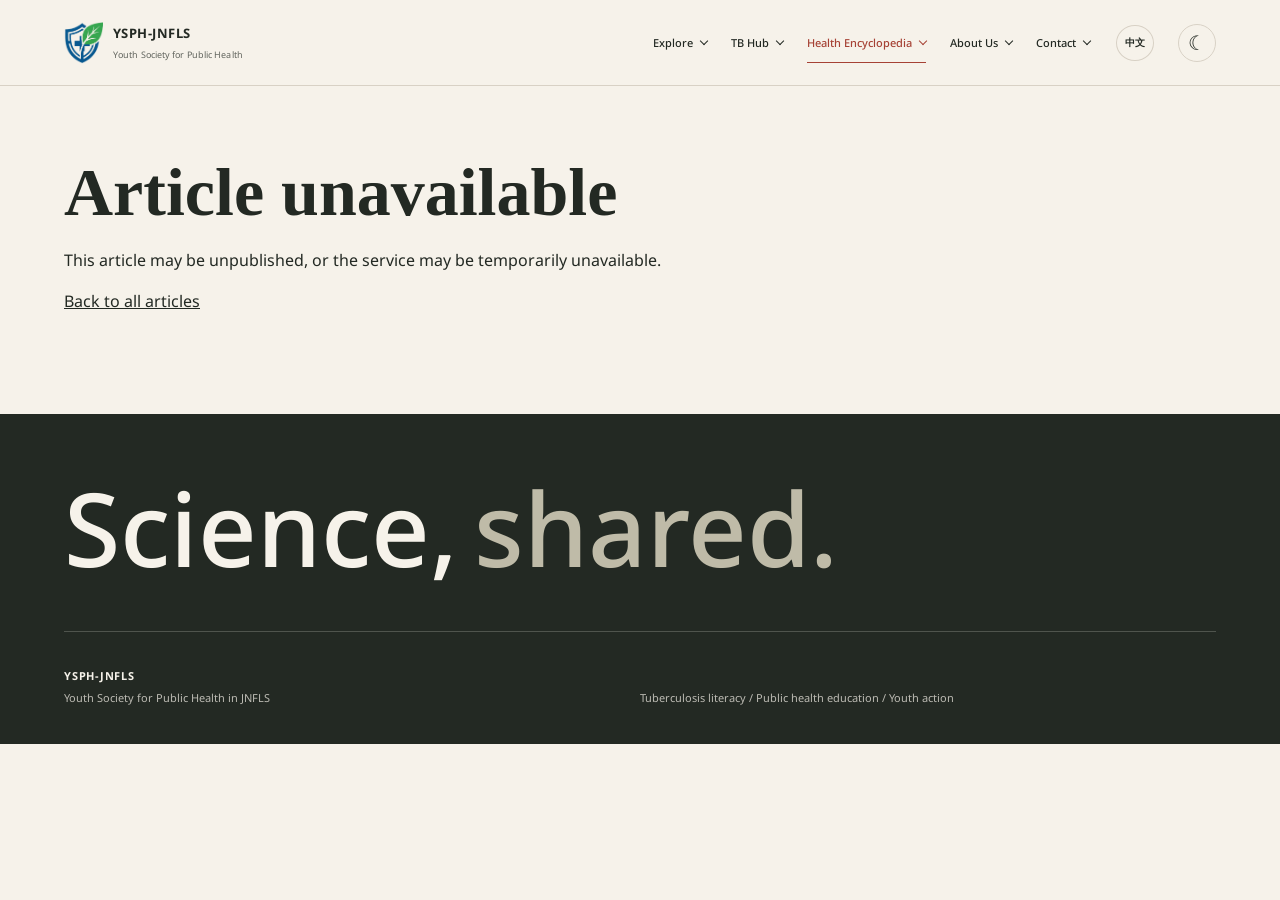
<file: article.html>
<!doctype html><html lang="en"><head><meta charset="utf-8"><meta name="viewport" content="width=device-width,initial-scale=1"><title>Knowledge Article | YSPH-JNFLS</title><link rel="stylesheet" href="styles.css?v=journal10"><link rel="stylesheet" href="fonts.css?v=library-oct26"><link rel="stylesheet" href="editorial.css?v=library-oct26"><link rel="stylesheet" href="theme.css?v=2"><script src="theme.js?v=1"></script></head><body><header class="site-header header-light" data-header>
      <a class="brand" href="index.html#top" aria-label="YSPH-JNFLS home">
        <img src="images/LOGO/society-mark-transparent.png" alt="" />
        <span class="brand-copy"><span class="brand-name">YSPH-JNFLS</span><span class="brand-descriptor" data-zh="青年公共卫生学会" data-en="Youth Society for Public Health">Youth Society for Public Health</span></span>
      </a>

      <button class="menu-toggle" type="button" aria-label="Open navigation" aria-expanded="false" data-menu-toggle>
        <span></span>
        <span></span>
      </button>

      <nav class="site-nav" aria-label="Primary navigation" data-site-nav>
<div class="nav-dropdown" data-dropdown><button class="nav-dropdown-toggle" type="button" aria-expanded="false" aria-controls="explore-menu" data-dropdown-toggle><span data-en="Explore" data-zh="科普首页">Explore</span><span class="nav-chevron" aria-hidden="true"></span></button>
<div class="nav-dropdown-menu" id="explore-menu"><p class="nav-menu-caption"><span data-en="Start with a question" data-zh="从一个问题开始">Start with a question</span></p>
<a href="index.html#top"><span data-en="Home" data-zh="首页">Home</span><span class="nav-link-arrow" aria-hidden="true">↗</span></a>
<a href="index.html#tb-knowledge"><span data-en="Featured: TB Explained" data-zh="本期专题：认识结核病">Featured: TB Explained</span><span class="nav-link-arrow" aria-hidden="true">↗</span></a>
<a href="index.html#reading"><span data-en="Science Literacy" data-zh="科学素养">Science Literacy</span><span class="nav-link-arrow" aria-hidden="true">↗</span></a>
</div></div>
<div class="nav-dropdown" data-dropdown><button class="nav-dropdown-toggle" type="button" aria-expanded="false" aria-controls="tb-menu" data-dropdown-toggle><span data-en="TB Hub" data-zh="结核病专区">TB Hub</span><span class="nav-chevron" aria-hidden="true"></span></button>
<div class="nav-dropdown-menu" id="tb-menu"><p class="nav-menu-caption"><span data-en="Understand the essentials" data-zh="读懂基础知识">Understand the essentials</span></p>
<a href="index.html#basics"><span data-en="What Is TB?" data-zh="什么是结核病？">What Is TB?</span><span class="nav-link-arrow" aria-hidden="true">↗</span></a>
<a href="index.html#transmission"><span data-en="How It Spreads" data-zh="如何传播">How It Spreads</span><span class="nav-link-arrow" aria-hidden="true">↗</span></a>
<a href="index.html#infection"><span data-en="Infection vs. Disease" data-zh="感染与发病">Infection vs. Disease</span><span class="nav-link-arrow" aria-hidden="true">↗</span></a>
<a href="index.html#care"><span data-en="Symptoms &amp; Seeking Care" data-zh="症状与就医">Symptoms &amp; Seeking Care</span><span class="nav-link-arrow" aria-hidden="true">↗</span></a>
<a href="index.html#tb-edu-hub"><span data-en="TB Edu Hub" data-zh="防痨科普小屋">TB Edu Hub</span><span class="nav-link-arrow" aria-hidden="true">↗</span></a>
<a href="encyclopedia.html?category=Tuberculosis"><span data-en="All TB Articles" data-zh="全部结核病文章">All TB Articles</span><span class="nav-link-arrow" aria-hidden="true">↗</span></a>
</div></div>
<div class="nav-dropdown" data-dropdown><button class="nav-dropdown-toggle" type="button" aria-expanded="false" aria-controls="reading-menu" data-dropdown-toggle><span  data-zh="科普大全" data-en="Health Encyclopedia">Health Encyclopedia</span><span class="nav-chevron" aria-hidden="true"></span></button><div class="nav-dropdown-menu" id="reading-menu"><p class="nav-menu-caption" data-zh="按主题探索公共健康" data-en="Explore public health by topic">Explore public health by topic</p><a href="encyclopedia.html"><span  data-zh="全部文章" data-en="All Articles">All Articles</span><span class="nav-link-arrow" aria-hidden="true">↗</span></a><a href="encyclopedia.html?category=Tuberculosis"><span  data-zh="结核病" data-en="Tuberculosis">Tuberculosis</span><span class="nav-link-arrow" aria-hidden="true">↗</span></a><a href="encyclopedia.html?category=Infectious%20Diseases"><span  data-zh="传染类疾病" data-en="Infectious Diseases">Infectious Diseases</span><span class="nav-link-arrow" aria-hidden="true">↗</span></a><a href="encyclopedia.html?category=Balanced%20Nutrition"><span  data-zh="均衡饮食" data-en="Balanced Nutrition">Balanced Nutrition</span><span class="nav-link-arrow" aria-hidden="true">↗</span></a><a href="encyclopedia.html?category=Everyday%20Movement"><span  data-zh="日常运动" data-en="Everyday Movement">Everyday Movement</span><span class="nav-link-arrow" aria-hidden="true">↗</span></a><a href="encyclopedia.html?category=Antimicrobial%20Resistance"><span  data-zh="抗菌药物耐药" data-en="Antimicrobial Resistance">Antimicrobial Resistance</span><span class="nav-link-arrow" aria-hidden="true">↗</span></a><a href="encyclopedia.html?category=Health%20Information"><span  data-zh="健康信息辨别" data-en="Health Information">Health Information</span><span class="nav-link-arrow" aria-hidden="true">↗</span></a></div></div>
<div class="nav-dropdown" data-dropdown><button class="nav-dropdown-toggle" type="button" aria-expanded="false" aria-controls="about-menu" data-dropdown-toggle><span data-en="About Us" data-zh="关于我们">About Us</span><span class="nav-chevron" aria-hidden="true"></span></button>
<div class="nav-dropdown-menu" id="about-menu"><p class="nav-menu-caption"><span data-en="The people behind the science" data-zh="认识科普背后的我们">The people behind the science</span></p>
<a href="about.html#who-we-are"><span data-en="Who We Are" data-zh="我们是谁">Who We Are</span><span class="nav-link-arrow" aria-hidden="true">↗</span></a>
<a href="about.html#our-mission"><span data-en="Our Mission" data-zh="我们的使命">Our Mission</span><span class="nav-link-arrow" aria-hidden="true">↗</span></a>
<a href="about.html#our-community"><span data-en="Our Community" data-zh="我们的社区">Our Community</span><span class="nav-link-arrow" aria-hidden="true">↗</span></a>
<a href="about.html#members"><span data-en="Our Team" data-zh="我们的团队">Our Team</span><span class="nav-link-arrow" aria-hidden="true">↗</span></a>
<a href="about.html#activities"><span data-en="Our Activities" data-zh="我们的活动">Our Activities</span><span class="nav-link-arrow" aria-hidden="true">↗</span></a>
</div></div>
<div class="nav-dropdown" data-dropdown><button class="nav-dropdown-toggle nav-contact-toggle" type="button" aria-expanded="false" aria-controls="contact-menu" data-dropdown-toggle><span data-en="Contact" data-zh="联系">Contact</span><span class="nav-chevron" aria-hidden="true"></span></button>
<div class="nav-dropdown-menu" id="contact-menu"><p class="nav-menu-caption"><span data-en="Keep the conversation going" data-zh="与我们交流">Keep the conversation going</span></p>
<a href="index.html#contact"><span data-en="Contact Details" data-zh="联系方式">Contact Details</span><span class="nav-link-arrow" aria-hidden="true">↗</span></a>
</div></div>
<button class="lang-toggle" type="button" data-lang-toggle aria-label="Switch language">中文</button>
</nav>
    </header><main class="library-main" id="top"><section class="section-pad" id="article-detail"><p role="status">Loading article…</p></section></main><footer class="site-footer"><div class="footer-masthead"><span  data-zh="让知识" data-en="Science,">Science,</span><em  data-zh="与生活相遇。" data-en="shared.">shared.</em></div>
      <div>
        <strong>YSPH-JNFLS</strong>
        <p data-zh="济南外国语学校青年公共卫生学会" data-en="Youth Society for Public Health in JNFLS">Youth Society for Public Health in JNFLS</p>
      </div>
      <p data-zh="结核病知识传播 / 公共健康教育 / 青年行动" data-en="Tuberculosis literacy / Public health education / Youth action">Tuberculosis literacy / Public health education / Youth action</p>
</footer><script src="script.js?v=editorial11"></script><script src="article-visuals.js?v=library-oct26"></script><script src="article.js?v=articles-fix1" defer></script><script src="editorial.js?v=editorial11" defer></script></body></html>
</file>
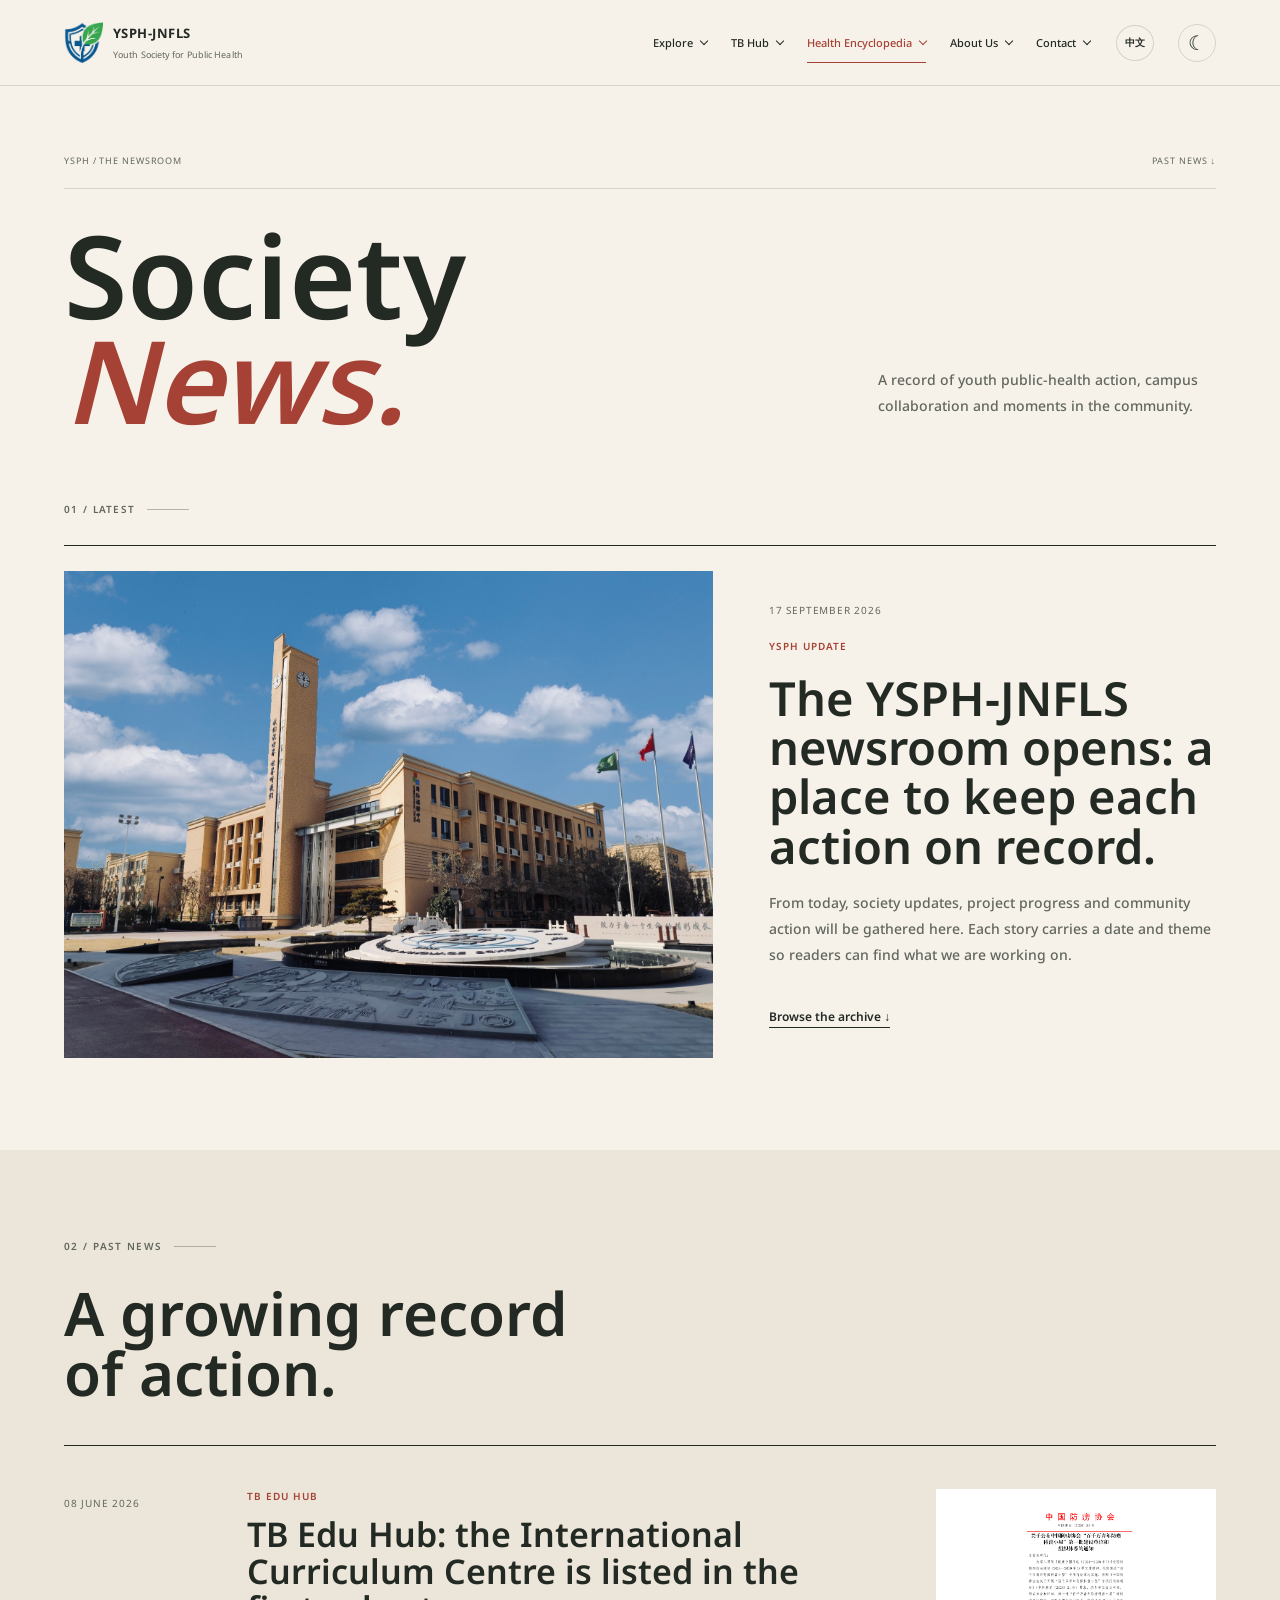
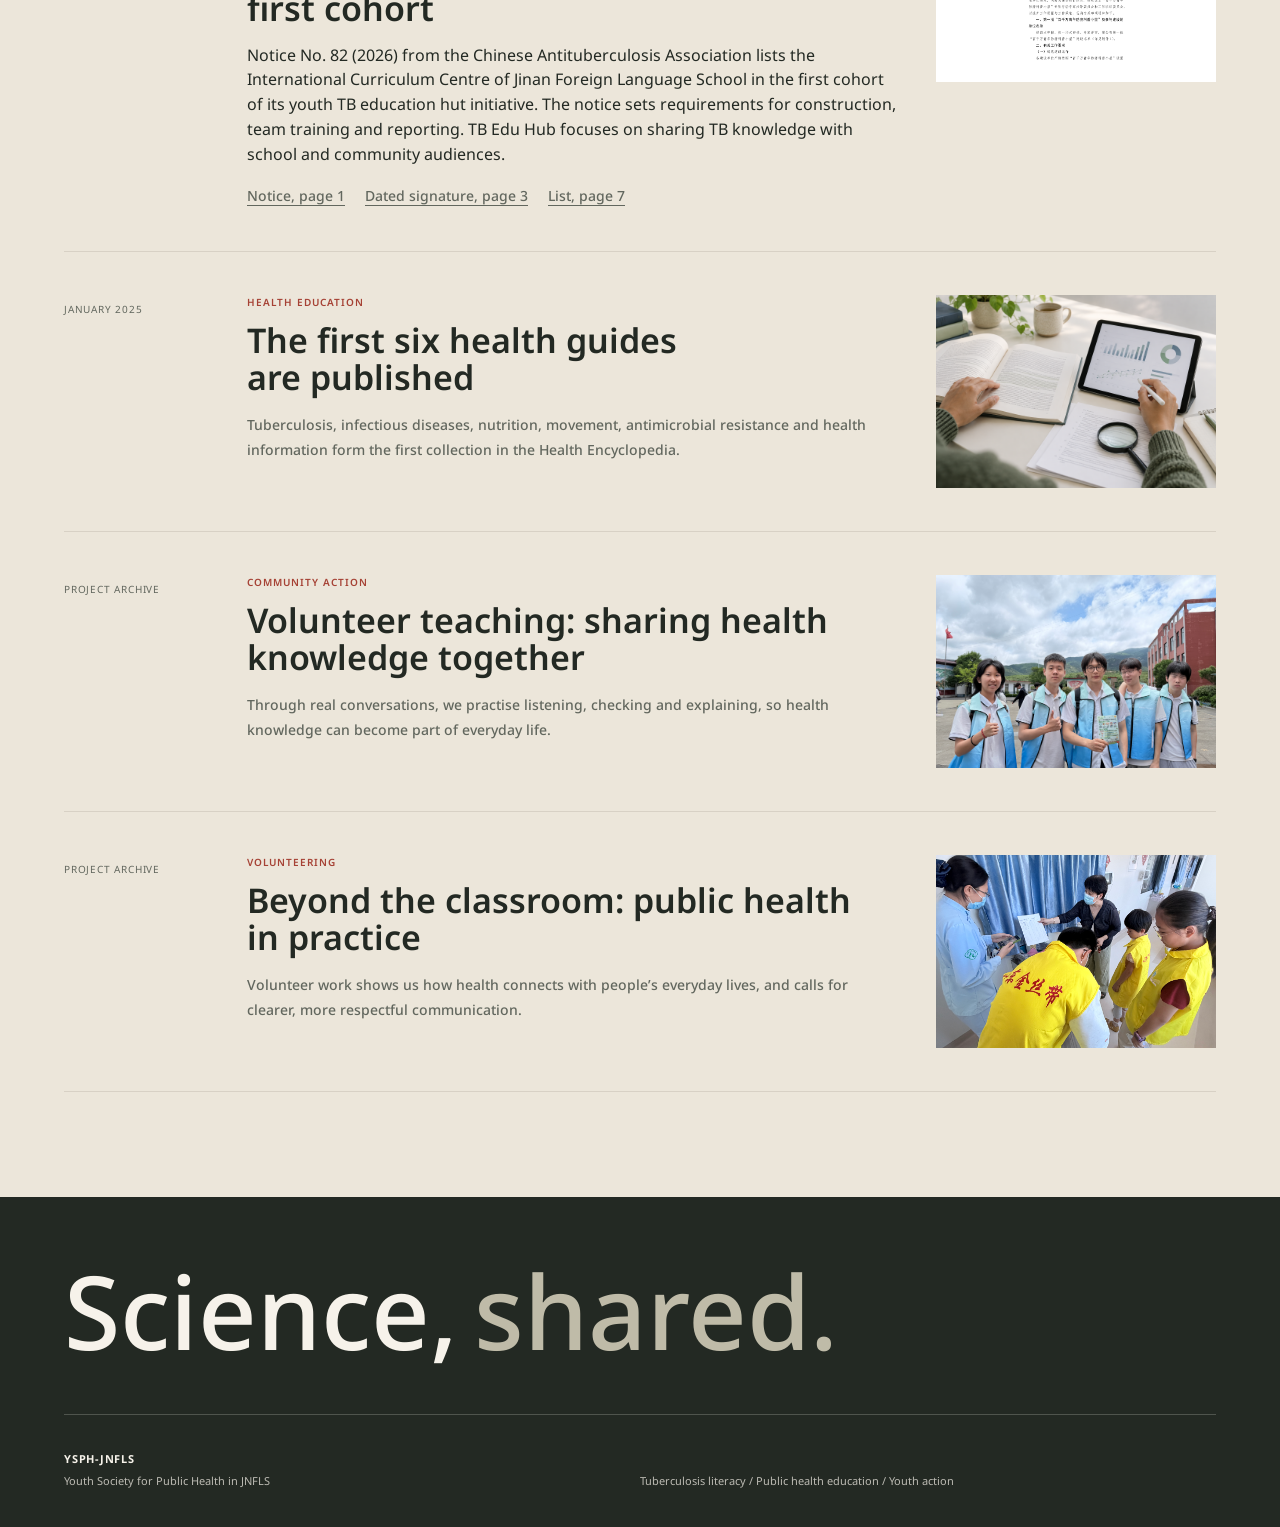
<file: news.html>
<!doctype html><html lang="en"><head><meta charset="utf-8"><meta name="viewport" content="width=device-width,initial-scale=1"><meta name="description" content="News and project updates from YSPH-JNFLS."><title>News | YSPH-JNFLS</title><link rel="stylesheet" href="styles.css?v=journal10"><link rel="stylesheet" href="fonts.css?v=library-oct26"><link rel="stylesheet" href="editorial.css?v=library-oct26"><link rel="stylesheet" href="theme.css?v=2"><script src="theme.js?v=1"></script></head><body><header class="site-header header-light" data-header>
      <a class="brand" href="index.html#top" aria-label="YSPH-JNFLS home">
        <img src="images/LOGO/society-mark-transparent.png" alt="" />
        <span class="brand-copy"><span class="brand-name">YSPH-JNFLS</span><span class="brand-descriptor" data-zh="青年公共卫生学会" data-en="Youth Society for Public Health">Youth Society for Public Health</span></span>
      </a>

      <button class="menu-toggle" type="button" aria-label="Open navigation" aria-expanded="false" data-menu-toggle>
        <span></span>
        <span></span>
      </button>

      <nav class="site-nav" aria-label="Primary navigation" data-site-nav>
<div class="nav-dropdown" data-dropdown><button class="nav-dropdown-toggle" type="button" aria-expanded="false" aria-controls="explore-menu" data-dropdown-toggle><span data-en="Explore" data-zh="科普首页">Explore</span><span class="nav-chevron" aria-hidden="true"></span></button>
<div class="nav-dropdown-menu" id="explore-menu"><p class="nav-menu-caption"><span data-en="Start with a question" data-zh="从一个问题开始">Start with a question</span></p>
<a href="index.html#top"><span data-en="Home" data-zh="首页">Home</span><span class="nav-link-arrow" aria-hidden="true">↗</span></a>
<a href="index.html#tb-knowledge"><span data-en="Featured: TB Explained" data-zh="本期专题：认识结核病">Featured: TB Explained</span><span class="nav-link-arrow" aria-hidden="true">↗</span></a>
<a href="index.html#reading"><span data-en="Science Literacy" data-zh="科学素养">Science Literacy</span><span class="nav-link-arrow" aria-hidden="true">↗</span></a>
</div></div>
<div class="nav-dropdown" data-dropdown><button class="nav-dropdown-toggle" type="button" aria-expanded="false" aria-controls="tb-menu" data-dropdown-toggle><span data-en="TB Hub" data-zh="结核病专区">TB Hub</span><span class="nav-chevron" aria-hidden="true"></span></button>
<div class="nav-dropdown-menu" id="tb-menu"><p class="nav-menu-caption"><span data-en="Understand the essentials" data-zh="读懂基础知识">Understand the essentials</span></p>
<a href="index.html#basics"><span data-en="What Is TB?" data-zh="什么是结核病？">What Is TB?</span><span class="nav-link-arrow" aria-hidden="true">↗</span></a>
<a href="index.html#transmission"><span data-en="How It Spreads" data-zh="如何传播">How It Spreads</span><span class="nav-link-arrow" aria-hidden="true">↗</span></a>
<a href="index.html#infection"><span data-en="Infection vs. Disease" data-zh="感染与发病">Infection vs. Disease</span><span class="nav-link-arrow" aria-hidden="true">↗</span></a>
<a href="index.html#care"><span data-en="Symptoms &amp; Seeking Care" data-zh="症状与就医">Symptoms &amp; Seeking Care</span><span class="nav-link-arrow" aria-hidden="true">↗</span></a>
<a href="index.html#tb-edu-hub"><span data-en="TB Edu Hub" data-zh="防痨科普小屋">TB Edu Hub</span><span class="nav-link-arrow" aria-hidden="true">↗</span></a>
<a href="encyclopedia.html?category=Tuberculosis"><span data-en="All TB Articles" data-zh="全部结核病文章">All TB Articles</span><span class="nav-link-arrow" aria-hidden="true">↗</span></a>
</div></div>
<div class="nav-dropdown" data-dropdown><button class="nav-dropdown-toggle" type="button" aria-expanded="false" aria-controls="reading-menu" data-dropdown-toggle><span  data-zh="科普大全" data-en="Health Encyclopedia">Health Encyclopedia</span><span class="nav-chevron" aria-hidden="true"></span></button><div class="nav-dropdown-menu" id="reading-menu"><p class="nav-menu-caption" data-zh="按主题探索公共健康" data-en="Explore public health by topic">Explore public health by topic</p><a href="encyclopedia.html"><span  data-zh="全部文章" data-en="All Articles">All Articles</span><span class="nav-link-arrow" aria-hidden="true">↗</span></a><a href="encyclopedia.html?category=Tuberculosis"><span  data-zh="结核病" data-en="Tuberculosis">Tuberculosis</span><span class="nav-link-arrow" aria-hidden="true">↗</span></a><a href="encyclopedia.html?category=Infectious%20Diseases"><span  data-zh="传染类疾病" data-en="Infectious Diseases">Infectious Diseases</span><span class="nav-link-arrow" aria-hidden="true">↗</span></a><a href="encyclopedia.html?category=Balanced%20Nutrition"><span  data-zh="均衡饮食" data-en="Balanced Nutrition">Balanced Nutrition</span><span class="nav-link-arrow" aria-hidden="true">↗</span></a><a href="encyclopedia.html?category=Everyday%20Movement"><span  data-zh="日常运动" data-en="Everyday Movement">Everyday Movement</span><span class="nav-link-arrow" aria-hidden="true">↗</span></a><a href="encyclopedia.html?category=Antimicrobial%20Resistance"><span  data-zh="抗菌药物耐药" data-en="Antimicrobial Resistance">Antimicrobial Resistance</span><span class="nav-link-arrow" aria-hidden="true">↗</span></a><a href="encyclopedia.html?category=Health%20Information"><span  data-zh="健康信息辨别" data-en="Health Information">Health Information</span><span class="nav-link-arrow" aria-hidden="true">↗</span></a></div></div>
<div class="nav-dropdown" data-dropdown><button class="nav-dropdown-toggle" type="button" aria-expanded="false" aria-controls="about-menu" data-dropdown-toggle><span data-en="About Us" data-zh="关于我们">About Us</span><span class="nav-chevron" aria-hidden="true"></span></button>
<div class="nav-dropdown-menu" id="about-menu"><p class="nav-menu-caption"><span data-en="The people behind the science" data-zh="认识科普背后的我们">The people behind the science</span></p>
<a href="about.html#who-we-are"><span data-en="Who We Are" data-zh="我们是谁">Who We Are</span><span class="nav-link-arrow" aria-hidden="true">↗</span></a>
<a href="about.html#our-mission"><span data-en="Our Mission" data-zh="我们的使命">Our Mission</span><span class="nav-link-arrow" aria-hidden="true">↗</span></a>
<a href="about.html#our-community"><span data-en="Our Community" data-zh="我们的社区">Our Community</span><span class="nav-link-arrow" aria-hidden="true">↗</span></a>
<a href="about.html#members"><span data-en="Our Team" data-zh="我们的团队">Our Team</span><span class="nav-link-arrow" aria-hidden="true">↗</span></a>
<a href="about.html#activities"><span data-en="Our Activities" data-zh="我们的活动">Our Activities</span><span class="nav-link-arrow" aria-hidden="true">↗</span></a>
</div></div>
<div class="nav-dropdown" data-dropdown><button class="nav-dropdown-toggle nav-contact-toggle" type="button" aria-expanded="false" aria-controls="contact-menu" data-dropdown-toggle><span data-en="Contact" data-zh="联系">Contact</span><span class="nav-chevron" aria-hidden="true"></span></button>
<div class="nav-dropdown-menu" id="contact-menu"><p class="nav-menu-caption"><span data-en="Keep the conversation going" data-zh="与我们交流">Keep the conversation going</span></p>
<a href="index.html#contact"><span data-en="Contact Details" data-zh="联系方式">Contact Details</span><span class="nav-link-arrow" aria-hidden="true">↗</span></a>
</div></div>
<button class="lang-toggle" type="button" data-lang-toggle aria-label="Switch language">中文</button>
</nav>
    </header><main class="library-main news-main" id="top"><section class="news-intro section-pad"><div class="news-publication-line"><span  data-zh="YSPH / 学会新闻" data-en="YSPH / THE NEWSROOM">YSPH / THE NEWSROOM</span><a href="#archive" data-zh="往日新闻 ↓" data-en="PAST NEWS ↓">PAST NEWS ↓</a></div><div class="news-masthead"><h1><span  data-zh="学会" data-en="Society">Society</span><em  data-zh="新闻。" data-en="News.">News.</em></h1><p class="news-deck" data-zh="记录青年公共卫生行动、校园合作与社区里的每一次相遇。" data-en="A record of youth public-health action, campus collaboration and moments in the community.">A record of youth public-health action, campus collaboration and moments in the community.</p></div></section><section class="news-feature section-pad" id="latest"><p class="section-label" data-zh="01 / 最新发布" data-en="01 / LATEST">01 / LATEST</p><article class="news-lead"><figure class="news-lead-image"><img src="images/JNFLS/9c23fe79a8b282987402b739eb961bec.jpg" alt="Jinan Foreign Language School campus" width="1793" height="1346"></figure><div class="news-lead-content"><time datetime="2026-09-17" data-zh="2026 年 9 月 17 日" data-en="17 SEPTEMBER 2026">17 SEPTEMBER 2026</time><p class="news-kicker" data-zh="网站更新" data-en="YSPH UPDATE">YSPH UPDATE</p><h2  data-zh="YSPH-JNFLS 新闻室上线：让每一段行动留下可追溯的记录。" data-en="The YSPH-JNFLS newsroom opens: a place to keep each action on record.">The YSPH-JNFLS newsroom opens: a place to keep each action on record.</h2><p class="news-summary" data-zh="从今天起，学会的动态、项目进展和社区行动会在这里持续整理。每一条新闻都会标明日期与主题，让读者更容易找到我们正在做的事。" data-en="From today, society updates, project progress and community action will be gathered here. Each story carries a date and theme so readers can find what we are working on.">From today, society updates, project progress and community action will be gathered here. Each story carries a date and theme so readers can find what we are working on.</p><a href="#archive" class="text-link" data-zh="查看往日新闻 ↓" data-en="Browse the archive ↓">Browse the archive ↓</a></div></article></section><section class="news-archive section-pad" id="archive"><div class="news-archive-head"><p class="section-label" data-zh="02 / 往日新闻" data-en="02 / PAST NEWS">02 / PAST NEWS</p><h2  data-zh="在行动中，慢慢积累。" data-en="A growing record of action.">A growing record of action.</h2></div><div class="news-archive-list"><article class="news-story" id="tb-edu-hub"><div class="news-story-date"><time datetime="2026-06-08" data-zh="2026 年 6 月 8 日" data-en="08 JUNE 2026">08 JUNE 2026</time></div><div class="news-story-copy"><p class="news-kicker" data-zh="防痨科普小屋" data-en="TB EDU HUB">TB EDU HUB</p><h3  data-zh="TB Edu Hub：国际课程中心列入首批防痨科普小屋建设名单" data-en="TB Edu Hub: the International Curriculum Centre is listed in the first cohort">TB Edu Hub: the International Curriculum Centre is listed in the first cohort</h3><p  data-zh="中国防痨协会发布中防痨发〔2026〕82号通知，附件1将“济南外国语学校国际课程中心”列入第一批“百千万青年防痨科普小屋”建设名单。通知明确了规范建设、队伍培训和运行资料上报等要求。TB Edu Hub关注结核病知识传播，面向校园与社区开展健康教育。" data-en="Notice No. 82 (2026) from the Chinese Antituberculosis Association lists the International Curriculum Centre of Jinan Foreign Language School in the first cohort of its youth TB education hut initiative. The notice sets requirements for construction, team training and reporting. TB Edu Hub focuses on sharing TB knowledge with school and community audiences.">Notice No. 82 (2026) from the Chinese Antituberculosis Association lists the International Curriculum Centre of Jinan Foreign Language School in the first cohort of its youth TB education hut initiative. The notice sets requirements for construction, team training and reporting. TB Edu Hub focuses on sharing TB knowledge with school and community audiences.</p><p class="news-document-links"><a href="images/news/tb-hub-notice-page-1.png" data-zh="通知首页" data-en="Notice, page 1">Notice, page 1</a> <a href="images/news/tb-hub-notice-page-3.png" data-zh="落款日期" data-en="Dated signature, page 3">Dated signature, page 3</a> <a href="images/news/tb-hub-list-page-7.png" data-zh="建设名单相关页" data-en="List, page 7">List, page 7</a> </p></div><figure class="news-story-image news-document-image"><img src="images/news/tb-hub-notice-page-1.png" alt="First page of Chinese Antituberculosis Association Notice No. 82 (2026)" loading="lazy"></figure></article><article class="news-story"><div class="news-story-date"><time datetime="2025-01" data-zh="2025 年 1 月" data-en="JANUARY 2025">JANUARY 2025</time></div><div class="news-story-copy"><p class="news-kicker" data-zh="健康科普" data-en="HEALTH EDUCATION">HEALTH EDUCATION</p><h3  data-zh="科普大全首批专题发布" data-en="The first six health guides are published">The first six health guides are published</h3><p  data-zh="结核病、传染类疾病、均衡饮食、日常运动、抗菌药物耐药与健康信息辨别，构成科普大全的第一批主题。" data-en="Tuberculosis, infectious diseases, nutrition, movement, antimicrobial resistance and health information form the first collection in the Health Encyclopedia.">Tuberculosis, infectious diseases, nutrition, movement, antimicrobial resistance and health information form the first collection in the Health Encyclopedia.</p></div><figure class="news-story-image"><img src="images/editorial/health-information.png" alt="Research materials and health data on a desk" loading="lazy"></figure></article><article class="news-story"><div class="news-story-date"><time  data-zh="项目档案" data-en="PROJECT ARCHIVE">PROJECT ARCHIVE</time></div><div class="news-story-copy"><p class="news-kicker" data-zh="社区行动" data-en="COMMUNITY ACTION">COMMUNITY ACTION</p><h3  data-zh="山区支教：在交流中分享健康知识" data-en="Volunteer teaching: sharing health knowledge together">Volunteer teaching: sharing health knowledge together</h3><p  data-zh="我们在真实的交流中练习倾听、查证与解释，让健康知识成为可以被讨论和分享的日常语言。" data-en="Through real conversations, we practise listening, checking and explaining, so health knowledge can become part of everyday life.">Through real conversations, we practise listening, checking and explaining, so health knowledge can become part of everyday life.</p></div><figure class="news-story-image"><img src="images/沂蒙山支教-健康微光/IMG_3627.JPG" alt="Youth volunteers during a community education visit" loading="lazy"></figure></article><article class="news-story"><div class="news-story-date"><time  data-zh="项目档案" data-en="PROJECT ARCHIVE">PROJECT ARCHIVE</time></div><div class="news-story-copy"><p class="news-kicker" data-zh="志愿服务" data-en="VOLUNTEERING">VOLUNTEERING</p><h3  data-zh="从课堂走向社区：青年公共卫生的现场学习" data-en="Beyond the classroom: public health in practice">Beyond the classroom: public health in practice</h3><p  data-zh="一次次志愿服务让我们看见健康议题与不同人群的生活如何相连，也提醒我们用更清楚、更尊重的方式传递信息。" data-en="Volunteer work shows us how health connects with people’s everyday lives, and calls for clearer, more respectful communication.">Volunteer work shows us how health connects with people’s everyday lives, and calls for clearer, more respectful communication.</p></div><figure class="news-story-image"><img src="images/千佛山医院白血病儿童跳蚤市场/IMG_4063.JPG" alt="Volunteers visiting a hospital ward" loading="lazy"></figure></article></div></section></main><footer class="site-footer"><div class="footer-masthead"><span  data-zh="让知识" data-en="Science,">Science,</span><em  data-zh="与生活相遇。" data-en="shared.">shared.</em></div>
      <div>
        <strong>YSPH-JNFLS</strong>
        <p data-zh="济南外国语学校青年公共卫生学会" data-en="Youth Society for Public Health in JNFLS">Youth Society for Public Health in JNFLS</p>
      </div>
      <p data-zh="结核病知识传播 / 公共健康教育 / 青年行动" data-en="Tuberculosis literacy / Public health education / Youth action">Tuberculosis literacy / Public health education / Youth action</p>
</footer><script src="script.js?v=editorial11"></script><script src="editorial.js?v=editorial11" defer></script></body></html>
</file>
<file: styles.css>
:root {
  --color-ink: #111111;
  --color-charcoal: #2b2b28;
  --color-paper: #f6f2ea;
  --color-paper-deep: #eee7da;
  --color-white: #ffffff;
  --color-stone: #d8d1c5;
  --color-line: rgba(43, 43, 40, 0.16);
  --color-sage: #6f8f7a;
  --color-red: #a64235;
  --color-blue: #315c7c;
  --color-gold: #d39244;
  --space-page: clamp(20px, 5vw, 72px);
  --max-width: 1440px;
}

* {
  box-sizing: border-box;
}

html {
  scroll-behavior: smooth;
}

body {
  margin: 0;
  background:
    linear-gradient(rgba(43, 43, 40, 0.035) 1px, transparent 1px),
    linear-gradient(90deg, rgba(43, 43, 40, 0.028) 1px, transparent 1px),
    radial-gradient(circle at 20% 10%, rgba(255, 255, 255, 0.42), transparent 30%),
    var(--color-paper);
  background-size: 100% 12px, 12px 100%, auto, auto;
  color: var(--color-ink);
  font-family: "Inter", "PingFang SC", "Hiragino Sans GB", "Microsoft YaHei", Arial, sans-serif;
  line-height: 1.55;
}

body::before {
  position: fixed;
  z-index: 100;
  inset: 0;
  pointer-events: none;
  background-image:
    radial-gradient(circle, rgba(17, 17, 17, 0.055) 0.55px, transparent 0.7px),
    radial-gradient(circle, rgba(255, 255, 255, 0.42) 0.6px, transparent 0.8px);
  background-position: 0 0, 9px 7px;
  background-size: 18px 18px, 22px 22px;
  content: "";
  opacity: 0.28;
}

body.menu-open {
  overflow: hidden;
}

img {
  display: block;
  max-width: 100%;
}

a {
  color: inherit;
}

a:focus-visible,
button:focus-visible {
  outline: 2px solid var(--color-red);
  outline-offset: 4px;
}

.site-header {
  position: fixed;
  z-index: 20;
  top: 0;
  left: 0;
  width: 100%;
  display: flex;
  align-items: center;
  justify-content: space-between;
  gap: 24px;
  padding: 14px var(--space-page);
  border-bottom: 1px solid rgba(255, 255, 255, 0.24);
  color: var(--color-white);
  transition: background 180ms ease, color 180ms ease, border-color 180ms ease, padding 180ms ease;
}

.site-header.is-scrolled,
.site-header.menu-active,
.site-header.header-light {
  background: rgba(246, 242, 234, 0.96);
  border-color: var(--color-stone);
  color: var(--color-ink);
  backdrop-filter: blur(16px);
}

.site-header.is-scrolled {
  padding-top: 10px;
  padding-bottom: 10px;
}

.brand {
  display: inline-flex;
  align-items: center;
  gap: 12px;
  min-width: 0;
  text-decoration: none;
  font-size: 12px;
  font-weight: 700;
  letter-spacing: 0.08em;
  text-transform: uppercase;
}

.brand img {
  width: 42px;
  height: 46px;
  object-fit: contain;
}

.site-header:not(.is-scrolled):not(.header-light) .brand img {
  filter: drop-shadow(0 1px 4px rgba(255, 255, 255, 0.28));
}

.site-nav {
  display: flex;
  align-items: center;
  gap: clamp(18px, 2.4vw, 30px);
  font-size: 12px;
  font-weight: 600;
  letter-spacing: 0.02em;
}

.site-nav a,
.lang-toggle {
  position: relative;
  text-decoration: none;
}

.site-nav a::after,
.lang-toggle::after {
  position: absolute;
  right: 0;
  bottom: -5px;
  left: 0;
  height: 1px;
  background: currentColor;
  content: "";
  transform: scaleX(0);
  transform-origin: right;
  transition: transform 180ms ease;
}

.site-nav a:hover::after,
.lang-toggle:hover::after {
  transform: scaleX(1);
  transform-origin: left;
}

.site-nav a[aria-current="page"]::after {
  transform: scaleX(1);
}

.site-nav .nav-cta {
  padding: 10px 15px;
  border: 1px solid currentColor;
  border-radius: 6px;
  background: rgba(246, 242, 234, 0.08);
}

.site-nav .nav-cta::after {
  display: none;
}

.lang-toggle {
  padding: 9px 11px;
  border: 1px solid currentColor;
  border-radius: 6px;
  background: rgba(246, 242, 234, 0.08);
  color: inherit;
  cursor: pointer;
  font: inherit;
}

.lang-toggle::after {
  display: none;
}

.menu-toggle {
  display: none;
  width: 44px;
  height: 44px;
  padding: 0;
  border: 1px solid currentColor;
  border-radius: 6px;
  background: transparent;
  color: inherit;
}

.menu-toggle span {
  display: block;
  width: 18px;
  height: 1px;
  margin: 6px auto;
  background: currentColor;
  transition: transform 180ms ease;
}

.menu-toggle[aria-expanded="true"] span:first-child {
  transform: translateY(3.5px) rotate(45deg);
}

.menu-toggle[aria-expanded="true"] span:last-child {
  transform: translateY(-3.5px) rotate(-45deg);
}

.hero {
  position: relative;
  min-height: 100svh;
  overflow: hidden;
  color: var(--color-white);
}

.hero::after {
  position: absolute;
  z-index: 1;
  right: var(--space-page);
  bottom: 156px;
  left: var(--space-page);
  height: 1px;
  max-width: var(--max-width);
  margin: 0 auto;
  background: rgba(255, 255, 255, 0.32);
  content: "";
}

.hero-image,
.hero-shade {
  position: absolute;
  inset: 0;
  width: 100%;
  height: 100%;
}

.hero-image {
  object-fit: cover;
  object-position: center;
  transform-origin: center;
  will-change: transform;
}

.hero-shade {
  background:
    linear-gradient(90deg, rgba(13, 18, 17, 0.78), rgba(20, 27, 25, 0.32) 54%, rgba(17, 17, 17, 0.08)),
    linear-gradient(0deg, rgba(13, 18, 17, 0.58), transparent 42%),
    linear-gradient(180deg, rgba(13, 18, 17, 0.24), transparent 24%);
}

.hero-content {
  position: relative;
  z-index: 1;
  display: flex;
  min-height: calc(100svh - 180px);
  max-width: var(--max-width);
  margin: 0 auto;
  padding: 128px var(--space-page) 178px;
  flex-direction: column;
  justify-content: center;
}

.hero-meta {
  display: flex;
  max-width: 880px;
  flex-wrap: wrap;
  gap: 8px;
  margin-bottom: 28px;
}

.hero-meta span {
  padding: 8px 10px;
  border: 1px solid rgba(255, 255, 255, 0.34);
  background: rgba(17, 17, 17, 0.18);
  color: rgba(255, 255, 255, 0.82);
  font-size: 11px;
  font-weight: 700;
  letter-spacing: 0.08em;
  text-transform: uppercase;
  backdrop-filter: blur(8px);
}

.eyebrow,
.section-label,
.kicker {
  margin: 0;
  font-size: 12px;
  font-weight: 700;
  letter-spacing: 0.12em;
  text-transform: uppercase;
}

.hero h1,
.intro h2,
.knowledge h2,
.glimmer h2,
.section-head h2,
.evidence h2,
.story h2,
.join h2 {
  margin: 0;
  font-family: "Cormorant Garamond", Georgia, serif;
  font-weight: 600;
  line-height: 0.98;
}

body[data-language="zh"] .hero h1,
body[data-language="zh"] .intro h2,
body[data-language="zh"] .knowledge h2,
body[data-language="zh"] .glimmer h2,
body[data-language="zh"] .section-head h2,
body[data-language="zh"] .evidence h2,
body[data-language="zh"] .story h2,
body[data-language="zh"] .join h2,
body[data-language="zh"] .about-hero h1,
body[data-language="zh"] .tb-hut h2,
body[data-language="zh"] .members h2,
body[data-language="zh"] .about-cta h2 {
  font-family: "Songti SC", "STSong", "Noto Serif CJK SC", "PingFang SC", serif;
  font-weight: 600;
  letter-spacing: 0;
}

.hero h1 {
  max-width: 980px;
  margin-top: 20px;
  font-size: clamp(54px, 7.2vw, 104px);
}

.hero-copy {
  max-width: 650px;
  margin: 28px 0 0;
  font-size: clamp(18px, 2vw, 22px);
}

.hero-actions {
  display: flex;
  flex-wrap: wrap;
  gap: 14px;
  margin-top: 36px;
}

.button {
  display: inline-flex;
  min-height: 48px;
  align-items: center;
  justify-content: center;
  padding: 13px 18px;
  border: 1px solid transparent;
  border-radius: 6px;
  font-size: 14px;
  font-weight: 700;
  text-decoration: none;
  transition: background 180ms ease, color 180ms ease, border-color 180ms ease;
}

.button:hover {
  border-color: currentColor;
}

.button-dark {
  background: var(--color-white);
  color: var(--color-ink);
}

.button-dark:hover {
  background: var(--color-paper);
}

.button-light {
  border-color: rgba(255, 255, 255, 0.72);
  color: var(--color-white);
}

.button-light:hover {
  background: var(--color-white);
  color: var(--color-ink);
}

.hero-facts {
  position: absolute;
  z-index: 2;
  right: var(--space-page);
  bottom: 0;
  left: var(--space-page);
  display: grid;
  max-width: var(--max-width);
  margin: 0 auto;
  grid-template-columns: repeat(3, 1fr);
  border: 1px solid rgba(255, 255, 255, 0.34);
  border-bottom: 0;
  background: rgba(17, 17, 17, 0.5);
  backdrop-filter: blur(16px);
}

.hero-facts div {
  min-height: 128px;
  padding: 22px;
  border-right: 1px solid rgba(255, 255, 255, 0.24);
}

.hero-facts div:last-child {
  border-right: 0;
}

.hero-facts span,
.program-card span,
.research-list span,
.event-list span {
  display: block;
  color: var(--color-gold);
  font-size: 12px;
  font-weight: 700;
  letter-spacing: 0.12em;
  text-transform: uppercase;
}

.hero-facts strong {
  display: block;
  margin-top: 8px;
  font-size: 18px;
}

.hero-facts p {
  margin: 6px 0 0;
  color: rgba(255, 255, 255, 0.78);
  font-size: 14px;
}

.section-pad {
  max-width: var(--max-width);
  margin: 0 auto;
  padding: 110px var(--space-page);
}

.section-label {
  display: inline-flex;
  align-items: center;
  gap: 12px;
}

.section-label::after {
  display: inline-block;
  width: 42px;
  height: 1px;
  background: currentColor;
  content: "";
  opacity: 0.45;
}

.intro {
  border-bottom: 1px solid var(--color-stone);
}

.knowledge {
  border-bottom: 1px solid var(--color-stone);
}

.intro .text-link {
  margin-top: 18px;
}

.intro-grid,
.evidence-grid,
.join {
  display: grid;
  grid-template-columns: minmax(0, 1.1fr) minmax(280px, 0.9fr);
  gap: clamp(36px, 7vw, 110px);
}

.intro .section-label,
.knowledge .section-label,
.programs .section-label,
.evidence .section-label,
.events .section-label,
.join .section-label {
  margin-bottom: 28px;
  color: var(--color-blue);
}

.intro h2,
.knowledge h2,
.glimmer h2,
.section-head h2,
.evidence h2,
.story h2,
.join h2 {
  font-size: clamp(40px, 5vw, 68px);
}

.intro-copy {
  align-self: end;
  color: rgba(17, 17, 17, 0.76);
  font-size: 18px;
}

.knowledge-grid {
  display: grid;
  margin-top: 52px;
  grid-template-columns: repeat(4, 1fr);
  gap: 1px;
  background: var(--color-stone);
}

.knowledge-grid article {
  min-height: 260px;
  padding: 24px;
  background: rgba(255, 255, 255, 0.42);
}

.knowledge-grid span {
  display: block;
  color: var(--color-red);
  font-size: 12px;
  font-weight: 700;
  letter-spacing: 0.12em;
  text-transform: uppercase;
}

body[data-language="zh"] .knowledge-grid span,
body[data-language="zh"] .section-label,
body[data-language="zh"] .eyebrow,
body[data-language="zh"] .kicker,
body[data-language="zh"] .hero-meta span,
body[data-language="zh"] .hero-facts span,
body[data-language="zh"] .program-card span,
body[data-language="zh"] .research-list span,
body[data-language="zh"] .event-list span,
body[data-language="zh"] .tb-list span,
body[data-language="zh"] .member-card span {
  letter-spacing: 0.04em;
}

.knowledge-grid h3 {
  margin: 18px 0 12px;
  font-size: 24px;
  line-height: 1.18;
}

.knowledge-grid p {
  margin: 0;
  color: rgba(17, 17, 17, 0.68);
  font-size: 16px;
}

.mission-notes {
  display: grid;
  margin-top: 70px;
  grid-template-columns: repeat(3, 1fr);
  border-top: 1px solid var(--color-line);
  border-left: 1px solid var(--color-line);
}

.mission-notes article {
  min-height: 240px;
  padding: 24px;
  border-right: 1px solid var(--color-line);
  border-bottom: 1px solid var(--color-line);
  background: rgba(255, 255, 255, 0.2);
}

.mission-notes span,
.official-name {
  display: block;
  color: var(--color-blue);
  font-size: 12px;
  font-weight: 700;
  letter-spacing: 0.12em;
  text-transform: uppercase;
}

.mission-notes h3 {
  margin: 72px 0 10px;
  font-family: "Cormorant Garamond", Georgia, serif;
  font-size: 42px;
  line-height: 0.95;
}

.mission-notes p {
  margin: 0;
  color: rgba(17, 17, 17, 0.68);
}

.intro-copy p,
.glimmer-copy p,
.evidence p,
.story p,
.join-panel p {
  margin: 0 0 18px;
}

.glimmer {
  max-width: none;
  border-top: 1px solid rgba(216, 209, 197, 0.34);
  border-bottom: 1px solid rgba(216, 209, 197, 0.72);
  background:
    linear-gradient(rgba(246, 242, 234, 0.04) 1px, transparent 1px),
    linear-gradient(90deg, rgba(246, 242, 234, 0.035) 1px, transparent 1px),
    var(--color-charcoal);
  background-size: 100% 18px, 18px 100%, auto;
  color: var(--color-paper);
}

.glimmer-layout {
  display: grid;
  max-width: var(--max-width);
  margin: 0 auto;
  grid-template-columns: minmax(0, 0.9fr) minmax(320px, 1.1fr);
  gap: clamp(36px, 6vw, 88px);
  padding: 34px;
  border: 1px solid rgba(246, 242, 234, 0.18);
  background: rgba(246, 242, 234, 0.035);
}

.initiative-logo {
  width: min(220px, 64vw);
  margin-bottom: 38px;
  border-radius: 8px;
}

.kicker {
  margin-bottom: 16px;
  color: var(--color-gold);
}

.glimmer-copy p {
  max-width: 650px;
  color: rgba(246, 242, 234, 0.78);
  font-size: 17px;
}

.glimmer-subtitle {
  max-width: 680px;
  margin: 16px 0 28px !important;
  color: rgba(246, 242, 234, 0.9) !important;
  font-size: clamp(20px, 2.2vw, 28px) !important;
  line-height: 1.2;
}

.glimmer-points {
  display: grid;
  margin-top: 34px;
  border-top: 1px solid rgba(246, 242, 234, 0.22);
}

.glimmer-points div {
  display: grid;
  grid-template-columns: 120px 1fr;
  gap: 18px;
  padding: 18px 0;
  border-bottom: 1px solid rgba(246, 242, 234, 0.22);
}

.project-meta {
  border-color: rgba(246, 242, 234, 0.28);
}

.glimmer-points span {
  color: var(--color-gold);
  font-size: 12px;
  font-weight: 700;
  letter-spacing: 0.12em;
  text-transform: uppercase;
}

.glimmer-points strong {
  font-size: 16px;
}

.motion-stats {
  display: grid;
  gap: 1px;
  margin-top: 34px;
  background: rgba(216, 209, 197, 0.24);
}

.motion-stats div {
  display: grid;
  min-height: 104px;
  padding: 18px;
  align-content: space-between;
  background: rgba(255, 255, 255, 0.07);
}

.motion-stats strong {
  display: block;
  font-family: "Cormorant Garamond", Georgia, serif;
  font-size: 52px;
  font-weight: 600;
  line-height: 0.9;
}

.motion-stats span {
  color: rgba(246, 242, 234, 0.72);
  font-size: 12px;
  font-weight: 700;
  letter-spacing: 0.12em;
  text-transform: uppercase;
}

.glimmer-stats {
  grid-template-columns: repeat(3, 1fr);
}

.image-stack {
  position: relative;
  display: grid;
  align-content: center;
  gap: 20px;
}

.image-card {
  margin: 0;
  overflow: hidden;
  border: 1px solid rgba(246, 242, 234, 0.24);
  border-radius: 4px;
  background: rgba(255, 255, 255, 0.06);
}

.image-card img {
  width: 100%;
  height: 100%;
  object-fit: cover;
}

.image-card-large {
  aspect-ratio: 1.42;
}

.image-card-small {
  width: 58%;
  aspect-ratio: 1.34;
  justify-self: end;
}

.image-card figcaption {
  display: flex;
  justify-content: space-between;
  gap: 14px;
  padding: 12px 14px;
  color: rgba(246, 242, 234, 0.72);
  font-size: 13px;
}

.image-card figcaption span {
  color: var(--color-gold);
  font-weight: 700;
  letter-spacing: 0.1em;
  text-transform: uppercase;
}

.section-head {
  display: grid;
  grid-template-columns: 230px minmax(0, 850px);
  gap: 32px;
  margin-bottom: 42px;
}

.program-grid {
  display: grid;
  grid-template-columns: repeat(4, 1fr);
  border-top: 1px solid var(--color-stone);
  border-left: 1px solid var(--color-stone);
}

.program-card {
  display: flex;
  min-height: 360px;
  padding: 26px;
  flex-direction: column;
  border-right: 1px solid var(--color-stone);
  border-bottom: 1px solid var(--color-stone);
  background: rgba(255, 255, 255, 0.24);
}

.program-card:hover {
  background: rgba(255, 255, 255, 0.42);
}

.program-card h3 {
  margin: 42px 0 12px;
  font-family: "Cormorant Garamond", Georgia, serif;
  font-size: 30px;
  line-height: 1;
}

.program-card p {
  margin: 0;
  color: rgba(17, 17, 17, 0.72);
}

.program-card dl {
  display: grid;
  gap: 12px;
  margin: auto 0 0;
}

.program-card dl div {
  display: grid;
  grid-template-columns: 70px 1fr;
  gap: 16px;
  border-top: 1px solid var(--color-stone);
  padding-top: 12px;
}

.program-card dt {
  color: var(--color-blue);
  font-size: 11px;
  font-weight: 700;
  letter-spacing: 0.12em;
  text-transform: uppercase;
}

.program-card dd {
  margin: 0;
  font-size: 13px;
}

.evidence {
  border-top: 1px solid var(--color-stone);
  border-bottom: 1px solid var(--color-stone);
}

.evidence p {
  color: rgba(17, 17, 17, 0.72);
  font-size: 18px;
}

.research-list {
  display: grid;
  border-top: 1px solid var(--color-stone);
}

.research-list article {
  display: grid;
  grid-template-columns: minmax(160px, 0.42fr) minmax(0, 1fr);
  gap: 28px;
  padding: 28px 0;
  border-bottom: 1px solid var(--color-stone);
}

.research-list h3 {
  margin: 0 0 8px;
  font-size: 22px;
}

.research-list p {
  margin: 0;
  grid-column: 2;
  font-size: 15px;
}

.story {
  max-width: none;
  background: var(--color-paper-deep);
}

.story-grid {
  display: grid;
  max-width: var(--max-width);
  margin: 0 auto;
  grid-template-columns: minmax(320px, 0.95fr) minmax(0, 1.05fr);
  gap: clamp(36px, 6vw, 90px);
  align-items: center;
}

.story figure {
  margin: 0;
  overflow: hidden;
  aspect-ratio: 1.15;
  border: 1px solid var(--color-stone);
  border-radius: 4px;
}

.story img {
  width: 100%;
  height: 100%;
  object-fit: cover;
  transform: rotate(0deg);
}

.story p {
  color: rgba(17, 17, 17, 0.72);
  font-size: 18px;
}

.text-link {
  display: inline-flex;
  margin-top: 12px;
  color: var(--color-blue);
  font-weight: 700;
  text-decoration-thickness: 1px;
  text-underline-offset: 5px;
}

.events {
  border-bottom: 1px solid var(--color-stone);
}

.event-list {
  display: grid;
  gap: 1px;
  background: var(--color-stone);
}

.event-list article {
  display: grid;
  grid-template-columns: 110px minmax(180px, 0.7fr) minmax(220px, 1fr) 140px;
  gap: 24px;
  align-items: start;
  padding: 24px;
  background: var(--color-paper);
}

.event-list article:hover {
  background: rgba(255, 255, 255, 0.38);
}

.event-list time {
  color: var(--color-blue);
  font-weight: 700;
}

.event-list h3,
.event-list p {
  margin: 0;
}

.event-list h3 {
  font-size: 19px;
}

.event-list p {
  color: rgba(17, 17, 17, 0.7);
}

.join {
  align-items: start;
}

.join-panel {
  padding: 34px;
  border: 1px solid var(--color-stone);
  border-radius: 4px;
  background: rgba(255, 255, 255, 0.44);
}

.join-panel p {
  color: rgba(17, 17, 17, 0.72);
  font-size: 18px;
}

.contact-lines {
  display: flex;
  flex-wrap: wrap;
  gap: 10px;
  margin-top: 26px;
  padding-top: 22px;
  border-top: 1px solid var(--color-stone);
}

.contact-lines a {
  padding: 10px 12px;
  border: 1px solid var(--color-line);
  border-radius: 4px;
  color: var(--color-blue);
  font-weight: 700;
  text-decoration: none;
}

.contact-lines a:hover {
  background: var(--color-ink);
  color: var(--color-paper);
}

.contact-lines span {
  display: flex;
  align-items: center;
  color: rgba(17, 17, 17, 0.6);
}

.contact-panel {
  display: grid;
  gap: 26px;
}

.contact-item {
  display: grid;
  gap: 10px;
}

.contact-panel p {
  margin: 0;
  color: rgba(17, 17, 17, 0.58);
  font-size: 14px;
  font-weight: 700;
  letter-spacing: 0.08em;
  text-transform: uppercase;
}

.contact-email {
  color: var(--color-blue);
  font-size: clamp(24px, 3vw, 42px);
  font-weight: 700;
  line-height: 1.1;
  overflow-wrap: anywhere;
}

.about-contact-details {
  display: grid;
  gap: 22px;
  align-self: center;
  padding: 28px 0;
  border-top: 1px solid var(--color-stone);
  border-bottom: 1px solid var(--color-stone);
}

.about-contact-details .contact-item {
  gap: 6px;
}

.about-contact-details .contact-item p {
  margin: 0;
  color: rgba(17, 17, 17, 0.58);
  font-size: 12px;
  letter-spacing: 0.08em;
  text-transform: uppercase;
}

.site-footer {
  display: flex;
  justify-content: space-between;
  gap: 30px;
  padding: 36px var(--space-page);
  background: var(--color-ink);
  color: var(--color-paper);
}

.site-footer strong {
  display: block;
  margin-bottom: 4px;
}

.site-footer p {
  margin: 0;
  color: rgba(246, 242, 234, 0.72);
}

.about-hero {
  padding-top: 150px;
  border-bottom: 1px solid var(--color-stone);
}

.about-logo {
  width: min(290px, 72vw);
  height: auto;
  margin: 0 0 28px;
}

.about-hero-grid,
.tb-grid,
.about-cta {
  display: grid;
  grid-template-columns: minmax(0, 1.08fr) minmax(300px, 0.92fr);
  gap: clamp(36px, 7vw, 110px);
}

.about-hero .section-label,
.tb-hut .section-label,
.members .section-label,
.about-cta .section-label {
  margin-bottom: 28px;
  color: var(--color-blue);
}

.about-hero h1,
.tb-hut h2,
.members h2,
.about-cta h2 {
  margin: 16px 0 0;
  font-family: "Cormorant Garamond", Georgia, serif;
  font-size: clamp(48px, 6.3vw, 88px);
  font-weight: 600;
  line-height: 0.98;
}

.about-hero h1 {
  font-size: clamp(44px, 5.2vw, 76px);
}

.official-name {
  margin-top: 22px;
  color: var(--color-red);
  text-transform: none;
  letter-spacing: 0.08em;
}

.about-hero-copy {
  align-self: end;
  color: rgba(17, 17, 17, 0.74);
  font-size: 18px;
}

.identity-line {
  color: var(--color-ink) !important;
  font-size: 22px;
  line-height: 1.35;
}

.about-hero-copy p {
  margin: 0 0 18px;
}

.about-stats {
  grid-template-columns: repeat(2, 1fr);
  margin-top: 30px;
  background: var(--color-stone);
}

.about-stats div {
  background: rgba(255, 255, 255, 0.44);
}

.about-stats strong {
  color: var(--color-blue);
}

.about-stats span {
  color: rgba(17, 17, 17, 0.64);
}

.tb-hut {
  max-width: none;
  background: var(--color-white);
}

.tb-grid {
  max-width: var(--max-width);
  margin: 0 auto;
}

.tb-hut h2,
.about-cta h2 {
  margin-top: 0;
  font-size: clamp(40px, 5vw, 68px);
}

.tb-hut p {
  color: rgba(17, 17, 17, 0.72);
  font-size: 18px;
}

.tb-list {
  display: grid;
  border-top: 1px solid var(--color-stone);
}

.archive-note {
  padding: 8px 24px;
  border: 1px solid var(--color-stone);
  background: var(--color-paper);
}

.tb-list article {
  padding: 24px 0;
  border-bottom: 1px solid var(--color-stone);
}

.tb-list span,
.member-card span {
  display: block;
  color: var(--color-blue);
  font-size: 12px;
  font-weight: 700;
  letter-spacing: 0.12em;
  text-transform: uppercase;
}

.tb-list h3 {
  margin: 10px 0 8px;
  font-size: 22px;
}

.tb-list p {
  margin: 0;
  font-size: 15px;
}

.members {
  border-top: 1px solid var(--color-stone);
  border-bottom: 1px solid var(--color-stone);
}

.member-grid {
  display: grid;
  grid-template-columns: repeat(3, 1fr);
  gap: 1px;
  background: var(--color-stone);
}

.member-card {
  display: grid;
  min-height: 460px;
  padding: 18px;
  align-content: space-between;
  background: rgba(246, 242, 234, 0.82);
}

.member-photo {
  display: grid;
  width: 100%;
  aspect-ratio: 0.86;
  margin-bottom: 24px;
  place-items: center;
  overflow: hidden;
  border: 1px solid var(--color-stone);
  border-radius: 4px;
  background:
    linear-gradient(rgba(49, 92, 124, 0.12) 1px, transparent 1px),
    linear-gradient(90deg, rgba(49, 92, 124, 0.1) 1px, transparent 1px),
    linear-gradient(135deg, rgba(111, 143, 122, 0.18), rgba(49, 92, 124, 0.12));
  background-size: 22px 22px, 22px 22px, auto;
  color: rgba(49, 92, 124, 0.72);
  font-family: "Cormorant Garamond", Georgia, serif;
  font-size: 58px;
  font-weight: 700;
  letter-spacing: 0;
  text-transform: uppercase;
}

.member-photo img {
  width: 100%;
  height: 100%;
  object-fit: cover;
}

.member-card h3 {
  margin: 10px 0 8px;
  font-family: "Cormorant Garamond", Georgia, serif;
  font-size: 32px;
  line-height: 1;
}

.member-card p {
  margin: 0;
  color: rgba(17, 17, 17, 0.72);
}

.member-card p strong {
  color: var(--color-blue);
  font-size: 12px;
  letter-spacing: 0.08em;
  text-transform: uppercase;
}

.about-cta {
  align-items: end;
}

.about-cta .button-dark {
  width: fit-content;
  justify-self: end;
  background: var(--color-ink);
  color: var(--color-paper);
}

.about-cta .button-dark:hover {
  background: var(--color-charcoal);
}

.motion-ready [data-reveal],
.motion-ready [data-reveal-group] > * {
  opacity: 0;
  transform: translateY(28px);
  transition:
    opacity 700ms ease,
    transform 850ms cubic-bezier(0.16, 1, 0.3, 1);
  transition-delay: var(--reveal-delay, 0ms);
}

.motion-ready [data-reveal].is-visible,
.motion-ready [data-reveal-group] > *.is-visible {
  opacity: 1;
  transform: translateY(0);
}

.motion-ready .hero [data-reveal] {
  transform: translateY(18px);
}

.motion-ready .program-card.is-visible,
.motion-ready .member-card.is-visible {
  transform: translateY(0);
}

.motion-ready .member-card .member-photo {
  transition: transform 900ms cubic-bezier(0.16, 1, 0.3, 1);
}

.motion-ready .member-card.is-visible .member-photo {
  transform: translateY(-4px);
}

.motion-ready:not(.reduced-motion) .button,
.motion-ready:not(.reduced-motion) .text-link,
.motion-ready:not(.reduced-motion) .program-card,
.motion-ready:not(.reduced-motion) .member-card,
.motion-ready:not(.reduced-motion) .image-card {
  transition:
    opacity 700ms ease,
    transform 850ms cubic-bezier(0.16, 1, 0.3, 1),
    background 180ms ease,
    color 180ms ease,
    border-color 180ms ease;
}

.motion-ready:not(.reduced-motion) .program-card:hover,
.motion-ready:not(.reduced-motion) .member-card:hover {
  transform: translateY(-6px);
}

.motion-ready:not(.reduced-motion) .image-card:hover img,
.motion-ready:not(.reduced-motion) .story figure:hover img {
  transform: scale(1.02);
}

.image-card img,
.story img {
  transition: transform 900ms cubic-bezier(0.16, 1, 0.3, 1);
}

@media (min-width: 1081px) and (min-height: 860px) {
  .glimmer-copy {
    position: sticky;
    top: 118px;
    align-self: start;
  }

  .glimmer {
    overflow: clip;
  }
}

@media (max-width: 1080px) {
  .site-nav {
    gap: 12px;
    font-size: 11px;
  }

  .lang-toggle {
    padding-right: 9px;
    padding-left: 9px;
  }

  .program-grid {
    grid-template-columns: repeat(2, 1fr);
  }

  .knowledge-grid {
    grid-template-columns: repeat(2, 1fr);
  }

  .member-grid {
    grid-template-columns: repeat(2, 1fr);
  }

  .glimmer-layout,
  .story-grid {
    grid-template-columns: 1fr;
  }

  .image-card-small {
    width: 70%;
  }

  .event-list article {
    grid-template-columns: 90px 1fr;
  }

  .event-list span {
    grid-column: 2;
  }
}

@media (max-width: 760px) {
  .site-header {
    padding-top: 12px;
    padding-bottom: 12px;
  }

  .brand span {
    max-width: 160px;
    overflow-wrap: anywhere;
  }

  .menu-toggle {
    display: block;
    flex: 0 0 auto;
  }

  .site-nav {
    position: fixed;
    top: 69px;
    right: 0;
    left: 0;
    display: none;
    padding: 24px var(--space-page) 30px;
    flex-direction: column;
    align-items: stretch;
    gap: 0;
    border-bottom: 1px solid var(--color-stone);
    background: rgba(246, 242, 234, 0.98);
    color: var(--color-ink);
  }

  .site-nav.is-open {
    display: flex;
  }

  .site-nav a {
    padding: 16px 0;
    border-bottom: 1px solid var(--color-stone);
  }

  .lang-toggle {
    width: 100%;
    margin-top: 16px;
    padding: 13px 16px;
    color: var(--color-ink);
    text-align: center;
  }

  .site-nav .nav-cta {
    margin-top: 16px;
    padding: 13px 16px;
    text-align: center;
  }

  .hero-content {
    min-height: auto;
    padding-top: 116px;
    padding-bottom: 34px;
  }

  .hero h1 {
    font-size: clamp(46px, 15vw, 58px);
  }

  .hero-facts {
    position: relative;
    right: auto;
    bottom: auto;
    left: auto;
    grid-template-columns: 1fr;
    margin: 0 var(--space-page) 24px;
  }

  .hero-facts div {
    min-height: auto;
    padding: 16px 18px;
    border-right: 0;
    border-bottom: 1px solid rgba(255, 255, 255, 0.24);
  }

  .hero-facts div:last-child {
    border-bottom: 0;
  }

  .section-pad {
    padding-top: 74px;
    padding-bottom: 74px;
  }

  .intro-grid,
  .evidence-grid,
  .join,
  .section-head,
  .about-hero-grid,
  .tb-grid,
  .about-cta {
    grid-template-columns: 1fr;
    gap: 24px;
  }

  .intro h2,
  .knowledge h2,
  .glimmer h2,
  .section-head h2,
  .evidence h2,
  .story h2,
  .join h2,
  .about-hero h1,
  .tb-hut h2,
  .members h2,
  .about-cta h2 {
    font-size: 40px;
  }

  .about-hero {
    padding-top: 112px;
  }

  .glimmer-points div,
  .program-card dl div,
  .glimmer-stats,
  .about-stats {
    grid-template-columns: 1fr;
    gap: 6px;
  }

  .image-card-small {
    width: 100%;
  }

  .program-grid {
    grid-template-columns: 1fr;
  }

  .knowledge-grid {
    grid-template-columns: 1fr;
  }

  .mission-notes {
    grid-template-columns: 1fr;
  }

  .member-grid {
    grid-template-columns: 1fr;
  }

  .member-card {
    min-height: auto;
  }

  .member-photo {
    aspect-ratio: 1.05;
  }

  .program-card {
    min-height: 300px;
    padding: 22px;
  }

  .event-list article {
    grid-template-columns: 1fr;
    gap: 10px;
  }

  .research-list article {
    grid-template-columns: 1fr;
    gap: 8px;
  }

  .research-list p {
    grid-column: auto;
  }

  .event-list span {
    grid-column: auto;
  }

  .site-footer {
    flex-direction: column;
  }

  .about-cta .button-dark {
    justify-self: start;
  }
}

@media (prefers-reduced-motion: reduce) {
  *,
  *::before,
  *::after {
    scroll-behavior: auto !important;
    transition-duration: 0.001ms !important;
    animation-duration: 0.001ms !important;
    animation-iteration-count: 1 !important;
  }

  .motion-ready [data-reveal],
  .motion-ready [data-reveal-group] > * {
    opacity: 1 !important;
    transform: none !important;
  }
}

/* 科普首页与关于我们导航 */
[id] { scroll-margin-top: 110px; }
.science-hero { padding-top: 126px; padding-bottom: 64px; }
.science-masthead { display: flex; justify-content: space-between; gap: 20px; padding-bottom: 20px; border-bottom: 1px solid var(--color-ink); font-size: 11px; font-weight: 700; letter-spacing: .1em; }
.science-hero-grid { display: grid; grid-template-columns: minmax(0, 1.35fr) minmax(0, .8fr); gap: 72px; align-items: center; padding-top: 50px; }
.science-hero .eyebrow { color: var(--color-blue); font-size: 12px; }
.science-hero h1 { max-width: 800px; margin: 24px 0; font-family: 'Cormorant Garamond', Georgia, serif; font-size: 76px; font-weight: 600; line-height: 1.04; }
.science-deck { max-width: 590px; color: #55534f; font-size: 18px; }
.science-button { margin-top: 20px; background: var(--color-ink); color: var(--color-paper); }
.science-button:hover { background: var(--color-blue); }
.feature-note { padding: 30px; border-top: 4px solid var(--color-red); background: var(--color-paper-deep); }
.feature-type { padding: 20px 0 24px; color: var(--color-red); font-family: Georgia, serif; font-size: 112px; line-height: 1; }
.feature-type span { display: block; margin-top: 10px; font-family: Inter, sans-serif; font-size: 12px; letter-spacing: .2em; }
.feature-note h2 { margin: 12px 0; font-size: 26px; line-height: 1.25; }
.feature-note p { color: #55534f; }
.knowledge { border-top: 1px solid var(--color-stone); }
.knowledge h2 { max-width: 900px; margin: 24px 0; }
.source-note { margin-top: 25px; font-size: 13px; color: #55534f; }
.source-note a { text-underline-offset: 3px; }
.reading-room { background: var(--color-paper-deep); border-top: 1px solid var(--color-stone); }
.reading-room h2 { margin: 0; font-family: 'Cormorant Garamond', Georgia, serif; font-size: 48px; line-height: 1.1; }
.reading-room .intro-grid { margin-top: 26px; }
.reading-grid { display: grid; grid-template-columns: repeat(3, minmax(0, 1fr)); gap: 32px; margin-top: 40px; }
.reading-grid article { border-top: 2px solid var(--color-sage); }
.reading-grid h3 { font-size: 23px; }
.reading-grid p { color: #55534f; }
.campus-photo { margin: 0 0 30px; }
.campus-photo img { width: 100%; aspect-ratio: 1.5; object-fit: cover; }
.campus-photo figcaption { margin-top: 10px; font-size: 12px; color: #55534f; }
@media (max-width: 1080px) { .science-hero-grid { gap: 32px; } .science-hero h1 { font-size: 60px; } }
@media (max-width: 760px) {
 .site-nav { max-height: calc(100dvh - 69px); overflow-y: auto; }
 .science-hero { padding-top: 105px; padding-bottom: 40px; }
 .science-masthead { font-size: 9px; } .science-masthead span:last-child { display: none; }
 .science-hero-grid { grid-template-columns: 1fr; padding-top: 28px; gap: 34px; }
 .science-hero h1 { font-size: 46px; }
 .science-deck { font-size: 16px; }
 .feature-note { padding: 24px; }
 .feature-type { font-size: 76px; }
 .reading-grid { grid-template-columns: 1fr; gap: 20px; }
 .reading-room h2 { font-size: 36px; }
}

/* 所有栏目共用同一套下拉导航 */
.nav-dropdown { position: relative; }
.nav-dropdown-toggle { display: flex; align-items: center; gap: 9px; min-height: 44px; padding: 10px 0; border: 0; background: transparent; color: inherit; font: inherit; cursor: pointer; }
.nav-chevron { width: 6px; height: 6px; border-right: 1px solid currentColor; border-bottom: 1px solid currentColor; transform: translateY(-2px) rotate(45deg); transition: transform 180ms ease; }
.is-expanded > .nav-dropdown-toggle { color: var(--color-red); }
.is-expanded > .nav-dropdown-toggle .nav-chevron { transform: translateY(2px) rotate(225deg); }
.nav-contact-toggle { padding: 10px 15px; border: 1px solid var(--color-stone); border-radius: 4px; }
.nav-dropdown-menu { display: none; position: absolute; top: 100%; left: -22px; width: 280px; padding: 10px 22px 14px; border: 1px solid var(--color-stone); border-top: 2px solid var(--color-red); background: var(--color-paper); color: var(--color-ink); }
.nav-dropdown.is-expanded > .nav-dropdown-menu { display: block; }
.nav-dropdown:nth-last-of-type(1) .nav-dropdown-menu { left: auto; right: 0; }
.nav-menu-caption { margin: 0; padding: 14px 0; color: #69635b; font-size: 11px; font-weight: 400; letter-spacing: .02em; }
.nav-dropdown-menu a { display: flex; justify-content: space-between; align-items: center; gap: 16px; padding: 13px 0; border-top: 1px solid var(--color-stone); font-size: 13px; }
.nav-dropdown-menu a::after { display: none; }
.nav-dropdown-menu a:hover, .nav-dropdown-menu a:focus-visible { color: var(--color-red); }
.nav-link-arrow { color: var(--color-red); transition: transform 180ms ease; }
.nav-dropdown-menu a:hover .nav-link-arrow { transform: translate(2px,-2px); }
@media (max-width: 760px) {
 .nav-dropdown { border-bottom: 1px solid var(--color-stone); }
 .nav-dropdown-toggle { width: 100%; min-height: 52px; justify-content: space-between; padding: 16px 0; font-size: 14px; }
 .nav-contact-toggle { border: 0; border-radius: 0; }
 .nav-dropdown-menu { position: static; width: 100%; margin: 0 0 16px; padding: 0 16px; border: 0; border-left: 2px solid var(--color-red); }
 .nav-dropdown-menu a { padding: 13px 0; border-bottom: 0; }
 .nav-menu-caption { padding: 8px 0 12px; }
}

/* 科普大全与专题正文 */
.library-main { padding-top: 76px; }
.library-intro h1, .article-heading h1 { margin: 18px 0; font: 600 68px/1.05 'Cormorant Garamond', Georgia, serif; }
.library-deck { max-width: 760px; color: #55534f; font-size: 20px; }
.library-grid { display: grid; grid-template-columns: repeat(3,minmax(0,1fr)); gap: 0; margin: 40px 0 24px; border-top: 1px solid var(--color-stone); border-left: 1px solid var(--color-stone); }
.library-card { display: flex; flex-direction: column; padding: 28px; border-right: 1px solid var(--color-stone); border-bottom: 1px solid var(--color-stone); text-decoration: none; background: rgba(255,255,255,.3); }
.library-card:hover { background: var(--color-white); }
.library-number { font-size: 12px; color: var(--color-red); }
.library-card h3 { margin: 25px 0 12px; font-size: 25px; line-height: 1.2; }
.library-card p { color: #55534f; margin: 0 0 24px; }
.library-card .text-link { margin-top: auto; font-size: 13px; }
.article-heading { padding-bottom: 45px; border-bottom: 1px solid var(--color-stone); }
.breadcrumbs { margin-bottom: 40px; color: var(--color-blue); font-size: 13px; }
.breadcrumbs a { display: inline-flex; gap: 14px; }
.article-meta { color: #69635b; font-size: 13px; }
.article-layout { display: grid; grid-template-columns: 220px minmax(0,760px); gap: 70px; padding-top: 50px; }
.article-toc { position: sticky; top: 110px; align-self: start; display: grid; gap: 12px; font-size: 13px; }
.article-toc p { color: var(--color-red); font-weight: 700; }
.article-toc a { text-decoration: none; border-bottom: 1px solid var(--color-stone); padding-bottom: 10px; }
.article-toc a:hover { color: var(--color-red); }
.article-body section { padding: 0 0 35px; margin-bottom: 35px; border-bottom: 1px solid var(--color-stone); }
.article-body h2 { font-size: 30px; line-height: 1.25; margin: 14px 0 20px; }
.article-body p { font-size: 18px; line-height: 1.85; }
.article-body .article-myth, .article-body .article-action { padding: 25px; background: var(--color-paper-deep); border-left: 3px solid var(--color-red); }
.article-body .article-action { border-left-color: var(--color-sage); }
.article-body li { margin: 12px 0; overflow-wrap: anywhere; }
.article-body .article-meta { font-size: 13px; }
.article-next { display: flex; justify-content: space-between; gap: 25px; color: var(--color-blue); font-size: 14px; }
.nav-dropdown-menu { max-height: calc(100dvh - 100px); overflow-y: auto; }
@media (max-width:1080px) { .library-grid { grid-template-columns: repeat(2,minmax(0,1fr)); } .article-layout { gap: 35px; grid-template-columns: 180px minmax(0,1fr); } }
@media (max-width:760px) {
 .library-intro h1, .article-heading h1 { font-size: 44px; }
 .library-grid { grid-template-columns: 1fr; }
 .library-deck { font-size: 18px; }
 .article-layout { grid-template-columns: 1fr; gap: 35px; }
 .article-toc { position: static; }
 .article-body h2 { font-size: 26px; }
 .article-next { flex-direction: column; }
 .nav-dropdown-menu { max-height: none; overflow: visible; }
}

/* 校园全屏首图 */
.campus-hero { position: relative; min-height: 100svh; display: flex; align-items: flex-end; padding: 160px var(--space-page) 100px; color: white; isolation: isolate; scroll-margin-top: 0; }
.campus-hero-image, .campus-hero-shade { position: absolute; inset: 0; width: 100%; height: 100%; z-index: -1; }
.campus-hero-image { object-fit: cover; object-position: center; }
.campus-hero-shade { background: linear-gradient(180deg,rgba(0,0,0,.18),rgba(0,0,0,.05) 30%,rgba(0,0,0,.7)); }
.campus-hero-content { max-width: 850px; }
.campus-hero h1 { margin: 20px 0; font: 600 96px/1.05 'Cormorant Garamond',Georgia,serif; }
.campus-hero-content > p:not(.eyebrow) { max-width: 620px; font-size: 23px; }
.campus-hero-content a { display: inline-block; margin-top: 24px; text-underline-offset: 7px; }
.campus-location { position: absolute; bottom: 30px; right: var(--space-page); font-size: 11px; letter-spacing: .12em; }
.campus-page .site-header:not(.is-scrolled):not(.menu-active) { background: rgba(20,25,22,.3); color: white; border-color: rgba(255,255,255,.25); backdrop-filter: blur(10px); }
.campus-page #society-introduction { padding-top: 80px; }
.campus-page #society-title { font: 600 64px/1.08 'Cormorant Garamond',Georgia,serif; }
@media(max-width:760px) { .campus-hero { padding-bottom: 90px; } .campus-hero h1 { font-size: 60px; } .campus-hero-content > p:not(.eyebrow) { font-size: 19px; } .campus-page #society-title { font-size: 42px; } }

/* 文章时间流、搜索与编辑台 */
[hidden] { display: none !important; }
.journal-intro { padding-bottom: 36px; }
.journal-intro h1, #article-detail > h1 { font: 600 68px/1.06 'Cormorant Garamond',Georgia,serif; margin: 20px 0; }
.journal-tools { display: grid; grid-template-columns: minmax(200px,1fr) 220px 180px; gap: 18px; margin-top: 42px; }
.journal-tools label { display: grid; gap: 8px; font-size: 12px; color: #55534f; }
.journal-tools input, .journal-tools select, .admin-page input, .admin-page select, .admin-page textarea { width: 100%; padding: 13px 14px; border: 1px solid var(--color-stone); border-radius: 3px; background: white; color: var(--color-ink); font: inherit; }
input:focus-visible,select:focus-visible,textarea:focus-visible { outline: 2px solid var(--color-blue); outline-offset: 2px; }
.journal-section { padding-top: 28px; }
.journal-section-head { display: flex; justify-content: space-between; align-items: center; border-bottom: 1px solid var(--color-ink); padding-bottom: 20px; }
.journal-section-head h2 { margin: 0; font-size: 28px; }
#article-count { margin: 0; font-size: 13px; color: #666; }
.journal-row { display: grid; grid-template-columns: 260px minmax(0,1fr); gap: 36px; padding: 32px 0; border-bottom: 1px solid var(--color-stone); }
.journal-thumbnail { display: block; aspect-ratio: 1.5; overflow: hidden; background: var(--color-paper-deep); }
.journal-thumbnail img { width: 100%; height: 100%; object-fit: cover; transition: transform 300ms; }
.journal-thumbnail:hover img { transform: scale(1.025); }
.journal-no-image { display: grid; place-items: center; color: var(--color-blue); font: 14px Georgia,serif; }
.journal-row h3 { margin: 15px 0 12px; font: 600 34px/1.1 'Cormorant Garamond',Georgia,serif; }
.journal-row h3 a { text-decoration: none; }
.journal-row p { color: #55534f; max-width: 750px; margin: 10px 0; }
.journal-meta { display: flex; gap: 16px; color: var(--color-blue); font-size: 12px; }
#article-empty { padding: 50px 0; }
#clear-filters { padding: 12px 20px; border: 1px solid var(--color-stone); background: var(--color-paper-deep); cursor: pointer; }
.article-cover { max-width: 1150px; margin: 30px auto; padding: 0 var(--space-page); }
.article-cover img { width: 100%; height: auto; max-height: 550px; aspect-ratio: 1.9; object-fit: cover; }
.article-cover figcaption { font-size: 11px; color: #666; margin-top: 10px; }
#article-detail .article-cover { padding: 0; margin: 36px 0; }
.journal-body { max-width: 800px; margin: 45px auto; }
.journal-body p { white-space: pre-line; }
.library-card-image { width: calc(100% + 56px); max-width: none; margin: -28px -28px 25px; aspect-ratio: 1.5; object-fit: cover; }
.editor-link { align-self: flex-end; font-size: 12px; white-space: nowrap; }
.editor-header { display:flex;justify-content:space-between;padding:25px var(--space-page);border-bottom:1px solid var(--color-stone);font-size:13px; }
.editor-header a { text-decoration:none; }
.editor-main { max-width:1400px;padding:40px var(--space-page);margin:auto; }
.admin-page h1 { font:600 48px/1.1 Georgia,serif; }
.admin-page button { padding:12px 18px;background:var(--color-ink);color:white;border:1px solid var(--color-ink);border-radius:3px;cursor:pointer;font:inherit; }
.admin-page button:disabled { opacity:.6;cursor:wait; }
.admin-page label { display:grid;gap:7px;margin:18px 0;font-size:14px; }
.admin-page fieldset { border:1px solid var(--color-stone);padding:20px;margin:25px 0; }
.admin-page textarea { resize:vertical; }
#login-panel { max-width:460px;margin:70px auto; }
#admin-status { min-height:28px;color:var(--color-blue); }
#admin-status.is-error { color:var(--color-red); }
.editor-toolbar { display:flex;align-items:center;justify-content:space-between;gap:24px; }
.editor-toolbar > div:last-child { display:flex;gap:10px;flex-wrap:wrap; }
.editor-layout { display:grid;grid-template-columns:260px minmax(0,1fr);gap:40px; }
.editor-layout aside h2 { font-size:18px; }
#admin-articles { display:grid;gap:8px; }
#admin-articles button { background:transparent;color:var(--color-ink);border:1px solid var(--color-stone);text-align:left;font-size:13px;line-height:1.6; }
.editor-field-row { display:grid;grid-template-columns:1fr 1fr;gap:20px; }
.editor-help { color:#666;font-size:13px; }
.editor-save { display:flex;gap:12px;align-items:center;flex-wrap:wrap; }
#article-preview { margin:35px 0;padding:25px;border:1px solid var(--color-stone); }
@media(max-width:900px) { .journal-tools { grid-template-columns:1fr 1fr; } .journal-tools label:first-child { grid-column:1/-1; } .editor-layout { grid-template-columns:1fr; } .editor-toolbar { align-items:flex-start;flex-direction:column; } }
@media(max-width:760px) { .journal-intro h1,#article-detail > h1 { font-size:44px; } .journal-row { grid-template-columns:1fr;gap:20px; } .journal-row h3 { font-size:30px; } .article-cover img { aspect-ratio:1.5; } .editor-header { gap:20px; } .admin-page h1 { font-size:36px; } .journal-meta { flex-wrap:wrap; } }
</file>
<file: fonts.css>
@font-face {
  font-family: 'Noto Sans';
  font-style: normal;
  font-weight: 100 900;
  font-display: swap;
  src: url('fonts/noto-sans-variable.woff') format('woff');
}
</file>
<file: editorial.css>
:root {
  --color-ink: #232923;
  --color-charcoal: #232923;
  --color-paper: #f6f2ea;
  --color-paper-deep: #ece6da;
  --color-line: #d8d1c5;
  --editorial-muted: #62675e;
  --font-display: 'Noto Sans', 'PingFang SC', 'Microsoft YaHei', sans-serif;
  --font-body: 'Noto Sans', 'PingFang SC', 'Microsoft YaHei', sans-serif;
  --space-page: 64px;
  --ease-editorial: cubic-bezier(.2,.7,.2,1);
}
body { background: var(--color-paper); font-family: var(--font-body); -webkit-font-smoothing: antialiased; }
body::before { display: none; }
::selection { background: #a6423530; color: var(--color-ink); }
h1,h2,h3,p { text-wrap: pretty; }
a,button,input,select,textarea { -webkit-tap-highlight-color: transparent; }
button,input,select,textarea { font-family: inherit; }
button,a,input,select,textarea { touch-action: manipulation; }
.section-pad { max-width: 1440px; padding: 100px var(--space-page); }
.eyebrow,.section-label { color: var(--editorial-muted); font-size: 10px; font-weight: 600; letter-spacing: .13em; }
.text-link { font-size: 12px; font-weight: 600; color: var(--color-ink); text-underline-offset: 6px; }
.text-link:hover { color: var(--color-red); }
.button { min-height: 48px; border-radius: 0; font-size: 12px; letter-spacing: .02em; padding: 16px 24px; }
.button:active,button:active { transform: translateY(1px); }

/* 标志与悬停导航 */
.site-header { height: 86px; padding: 16px var(--space-page); gap: 24px; }
.site-header.header-light,.site-header.is-scrolled { background: rgba(246,242,234,.96); backdrop-filter: blur(18px); border-bottom: 1px solid var(--color-stone); }
.site-header.is-scrolled { height: 76px; padding: 11px var(--space-page); }
.brand { gap: 10px; letter-spacing: 0; flex-shrink: 0; }
.brand img { width: 39px; height: 44px; }
.brand-copy { display: grid; gap: 5px; }
.brand-name { font-size: 13px; font-weight: 700; letter-spacing: .035em; }
.brand-descriptor { font-size: 9px; font-weight: 400; text-transform: none; letter-spacing: .01em; opacity: .7; }
.site-nav { gap: 24px; font-size: 11px; letter-spacing: 0; }
.nav-dropdown-toggle { position: relative; gap: 8px; min-height: 48px; font-weight: 500; }
.nav-dropdown-toggle::after { content: ''; position: absolute; bottom: 4px; left: 0; right: 0; height: 1px; background: var(--color-red); transform: scaleX(0); transform-origin: left; transition: transform 220ms var(--ease-editorial); }
.is-expanded > .nav-dropdown-toggle::after,[data-active] > .nav-dropdown-toggle::after { transform: scaleX(1); }
[data-active] > .nav-dropdown-toggle { color: var(--color-red); }
.nav-contact-toggle { padding: 10px 0; border: 0; border-radius: 0; }
.lang-toggle { min-height: 36px; min-width: 38px; padding: 7px; margin-left: 2px; border: 1px solid var(--color-stone); border-radius: 50%; background: transparent; font-size: 10px; color: inherit; }
.lang-toggle::after { display: none; }
.lang-toggle:hover { background: var(--color-paper-deep); color: var(--color-ink); }
.nav-dropdown-menu { width: 300px; left: -24px; padding: 10px 24px 18px; border-top: 2px solid var(--color-ink); box-shadow: 0 14px 30px #2329230c; }
.nav-dropdown.is-expanded > .nav-dropdown-menu { animation: menu-arrive 200ms var(--ease-editorial); }
.nav-menu-caption { padding: 15px 0 18px; font-size: 10px; font-weight: 400; color: var(--editorial-muted); }
.nav-dropdown-menu a { font-size: 12px; padding: 15px 0; transition: color 180ms; }
.nav-link-arrow { font-size: 15px; }
@keyframes menu-arrive { from { opacity: 0; transform: translateY(5px); } to { opacity: 1; transform: none; } }

/* 首页像一期刊物的开篇 */
.science-hero { padding-top: 126px; padding-bottom: 28px; }
.science-masthead { padding-bottom: 18px; font-size: 9px; color: var(--editorial-muted); border-bottom: 1px solid var(--color-stone); letter-spacing: .09em; }
.science-hero-grid { grid-template-columns: minmax(0,1.2fr) minmax(0,.9fr); gap: 56px; align-items: center; padding: 40px 0; }
.science-hero h1 { margin: 26px 0; font-family: var(--font-display); font-size: clamp(62px,6.9vw,108px); line-height: .95; font-weight: 600; }
.science-hero h1 span,.science-hero h1 em { display: block; }
.science-hero h1 em { color: var(--color-red); font-weight: 600; margin-top: 10px; }
.science-hero .eyebrow { color: var(--editorial-muted); font-size: 10px; }
.science-deck { font-size: 15px; line-height: 1.8; max-width: 440px; margin: 30px 0; color: var(--editorial-muted); font-weight: 500; }
.science-actions { display: flex; align-items: center; flex-wrap: wrap; gap: 24px; margin-top: 30px; }
.science-actions .science-button,.science-actions .text-link { margin: 0; }
.science-button { background: var(--color-ink); border: 1px solid var(--color-ink); color: var(--color-paper); }
.science-button::after { content: '↗'; margin-left: 26px; font-size: 16px; }
.science-button:hover { background: var(--color-red); border-color: var(--color-red); }
.science-cover { position: relative; margin: 0; align-self: stretch; min-height: 485px; }
.science-cover > img { width: 100%; height: 100%; max-height: 620px; object-fit: cover; object-position: center 42%; }
.science-cover::after { content: ''; pointer-events: none; position: absolute; inset: 45% 0 33px; background: linear-gradient(transparent,#151915a8); }
.science-cover-label { position: absolute; z-index: 1; bottom: 70px; left: 28px; color: var(--color-paper); }
.science-cover-label span { display: block; font-size: 9px; letter-spacing: .14em; margin-bottom: 10px; }
.science-cover-label strong { font: 500 italic 48px/1 var(--font-display); }
.science-cover figcaption { position: absolute; bottom: 0; width: 100%; display: flex; justify-content: space-between; gap: 10px; padding: 12px 0 0; background: var(--color-paper); font-size: 8px; color: var(--editorial-muted); }
.science-cover figcaption a { text-decoration: none; }
.science-bottomline { display: flex; justify-content: space-between; gap: 24px; padding: 23px 0 0; border-top: 1px solid var(--color-stone); color: var(--editorial-muted); font-size: 8px; letter-spacing: .07em; }
.science-bottomline a { text-decoration: none; white-space: nowrap; }
.knowledge { padding-top: 95px; border-top: 0; }
.knowledge h2 { font: 600 64px/1 var(--font-display); max-width: 700px; margin: 28px 0 48px; }
.knowledge-grid { gap: 0; border: 0; border-top: 1px solid var(--color-ink); }
.knowledge-grid article { min-height: 240px; padding: 28px 28px 20px 0; background: transparent; border: 0; border-bottom: 1px solid var(--color-stone); }
.knowledge-grid article + article { padding-left: 28px; border-left: 1px solid var(--color-stone); }
.knowledge-grid span { font-size: 9px; font-weight: 500; letter-spacing: .08em; color: var(--color-red); }
.knowledge-grid h3 { font: 600 32px/1.05 var(--font-display); margin: 30px 0 18px; }
.knowledge-grid p { font-size: 14px; line-height: 1.75; color: var(--editorial-muted); font-weight: 500; }
.source-note { font-size: 10px; line-height: 1.8; }
.reading-room { max-width: none; padding-top: 84px; padding-bottom: 84px; background: var(--color-paper-deep); border: 0; }
.reading-room > * { max-width: calc(1440px - 2 * var(--space-page)); margin-left: auto; margin-right: auto; }
.reading-room h2 { font: 600 64px/1 var(--font-display); max-width: 800px; margin: 30px 0 48px; }
.library-grid { border: 0; gap: 36px; }
.library-card { border: 0; padding: 0 0 24px; background: transparent; border-bottom: 1px solid var(--color-stone); }
.library-card:hover { background: transparent; }
.library-card-image { width: 100%; max-width: 100%; margin: 0 0 20px; aspect-ratio: 1.4; transition: filter 220ms; }
.library-card:hover .library-card-image { filter: brightness(1.06); }
.library-number { font-size: 9px; letter-spacing: .08em; }
.library-card h3 { font: 600 34px/1.1 var(--font-display); margin: 15px 0; }
.library-card p { font-size: 14px; line-height: 1.7; font-weight: 500; }
.library-card .text-link { font-size: 11px; }
.library-card:not(:has(img)) { padding-top: 24px; border-top: 1px solid var(--color-stone); }
.contact-section { padding-top: 85px; padding-bottom: 85px; border-top: 1px solid var(--color-stone); }
.contact-section h2 { font: 500 48px/1.1 var(--font-display); }
.contact-section .join-panel { border: 0; padding: 0; background: transparent; }
.contact-email { font: 500 26px/1.4 var(--font-body); }

/* 新闻室：保留新闻网站的节奏，但让每条信息都有呼吸感。 */
.library-main.news-main { padding-top: 108px; }
.news-intro { padding-top: 46px; padding-bottom: 44px; }
.news-publication-line { display: flex; justify-content: space-between; gap: 20px; padding-bottom: 20px; border-bottom: 1px solid var(--color-stone); font-size: 9px; color: var(--editorial-muted); letter-spacing: .1em; }
.news-publication-line a { color: inherit; text-decoration: none; }
.news-masthead { display: grid; grid-template-columns: minmax(0,1fr) minmax(260px,.45fr); gap: 64px; align-items: end; padding-top: 38px; }
.news-masthead h1 { margin: 0; font: 600 clamp(72px,9vw,132px)/.83 var(--font-display); }
.news-masthead h1 span,.news-masthead h1 em { display: block; }
.news-masthead h1 em { margin-top: 9px; color: var(--color-red); font-weight: 600; }
.news-deck { max-width: 360px; margin: 0 0 8px; color: var(--editorial-muted); font-size: 14px; font-weight: 500; line-height: 1.85; }
.news-feature { padding-top: 24px; padding-bottom: 92px; }
.news-lead { display: grid; grid-template-columns: minmax(0,1.18fr) minmax(300px,.82fr); gap: 52px; margin-top: 25px; padding-top: 25px; border-top: 1px solid var(--color-ink); }
.news-lead-image { min-height: 420px; margin: 0; overflow: hidden; background: var(--color-paper-deep); }
.news-lead-image img { width: 100%; height: 100%; object-fit: cover; object-position: center; }
.news-lead-content { display: flex; flex-direction: column; align-items: flex-start; justify-content: center; padding: 16px 0 16px 4px; }
.news-lead-content time,.news-story-date time { font-size: 10px; color: var(--editorial-muted); letter-spacing: .08em; }
.news-kicker { margin: 21px 0 0; color: var(--color-red); font-size: 10px; font-weight: 600; letter-spacing: .1em; }
.news-lead h2 { max-width: 580px; margin: 19px 0; font: 600 47px/1.05 var(--font-display); }
.news-summary { max-width: 500px; margin: 0 0 28px; color: var(--editorial-muted); font-size: 14px; font-weight: 500; line-height: 1.85; }
.news-archive { max-width: none; padding-top: 82px; padding-bottom: 105px; background: var(--color-paper-deep); }
.news-archive > * { max-width: calc(1440px - 2 * var(--space-page)); margin-left: auto; margin-right: auto; }
.news-archive-head { padding-bottom: 42px; border-bottom: 1px solid var(--color-ink); }
.news-archive-head h2 { max-width: 760px; margin: 26px 0 0; font: 600 60px/1 var(--font-display); }
.news-archive-list { display: grid; }
.news-story { display: grid; grid-template-columns: 145px minmax(0,1fr) 280px; gap: 38px; align-items: start; padding: 43px 0; border-bottom: 1px solid var(--color-stone); }
.news-story-copy h3 { max-width: 690px; margin: 12px 0 16px; font: 600 34px/1.08 var(--font-display); }
.news-story-copy > p:last-child { max-width: 680px; margin: 0; color: var(--editorial-muted); font-size: 14px; font-weight: 500; line-height: 1.8; }
.news-story .news-kicker { margin: 0; }
.news-story-image { aspect-ratio: 1.45; margin: 0; overflow: hidden; background: var(--color-paper); }
.news-story-image img { width: 100%; height: 100%; object-fit: cover; }
@media (max-width:900px) { .news-masthead,.news-lead { grid-template-columns: 1fr; gap: 28px; } .news-lead-content { padding-left: 0; } .news-story { grid-template-columns: 110px minmax(0,1fr); } .news-story-image { grid-column: 2; width: min(100%,360px); } }
@media (max-width:640px) { .news-intro,.news-feature { padding-top: 36px; padding-bottom: 60px; } .news-masthead h1 { font-size: 64px; } .news-lead-image { min-height: 270px; } .news-lead h2 { font-size: 38px; } .news-archive { padding-top: 60px; padding-bottom: 70px; } .news-archive-head h2 { font-size: 45px; } .news-story { grid-template-columns: 1fr; gap: 16px; padding: 32px 0; } .news-story-image { grid-column: auto; width: 100%; margin-top: 7px; } }

/* 科普大全：刊头、检索、头条与文章目录 */
.library-main { padding-top: 86px; }
.journal-intro { padding-top: 45px; padding-bottom: 0; }
.journal-publication-line { display: flex; justify-content: space-between; gap: 20px; padding-bottom: 22px; border-bottom: 1px solid var(--color-stone); font-size: 9px; letter-spacing: .08em; color: var(--editorial-muted); }
.journal-publication-line a { text-decoration: none; }
.journal-masthead { display: grid; grid-template-columns: minmax(0,1.45fr) minmax(0,.7fr); gap: 60px; align-items: end; padding: 38px 0 48px; }
.journal-masthead h1 { font: 500 clamp(70px,8vw,120px)/.82 var(--font-display); margin: 0; }
.journal-masthead h1 span,.journal-masthead h1 em { display: block; }
.journal-masthead h1 em { color: var(--color-red); font-weight: 500; margin-top: 8px; }
.journal-intro-note { max-width: 300px; padding-bottom: 6px; }
.journal-note-title { font: 500 28px/1.1 var(--font-display); margin: 0 0 16px; }
.journal-intro-note .library-deck { font-size: 12px; line-height: 1.8; margin: 0; color: var(--editorial-muted); }
.journal-tools { grid-template-columns: minmax(200px,1fr) 235px 190px; margin-top: 0; gap: 0; border-top: 1px solid var(--color-ink); border-bottom: 1px solid var(--color-ink); }
.journal-tools label { padding: 16px 20px; gap: 5px; font-size: 9px; text-transform: uppercase; letter-spacing: .06em; border-left: 1px solid var(--color-stone); }
.journal-tools label:first-child { padding-left: 0; border-left: 0; }
.journal-tools input,.journal-tools select { border: 0; border-radius: 0; background: transparent; font-family: var(--font-body); font-size: 12px; color: var(--color-ink); min-height: 32px; padding: 3px 0; }
.journal-tools input::placeholder { color: var(--editorial-muted); }
.journal-tools input:focus-visible,.journal-tools select:focus-visible { outline-offset: 1px; }
.journal-section { padding-top: 32px; padding-bottom: 100px; }
.journal-section-head { border: 0; padding-bottom: 25px; gap: 22px; }
.journal-section-head h2 { font: 500 19px/1.2 var(--font-display); }
.archive-label { font-size: 9px; letter-spacing: .13em; color: var(--editorial-muted); }
#article-count { margin-left: auto; font-size: 10px; }
#article-feed { display: grid; grid-template-columns: repeat(2,minmax(0,1fr)); gap: 0 40px; }
.journal-row { position: relative; grid-template-columns: 160px minmax(0,1fr); gap: 23px; padding: 30px 0; border-bottom: 1px solid var(--color-stone); }
.journal-thumbnail { aspect-ratio: 1.2; align-self: start; background: var(--color-paper-deep); }
.journal-thumbnail img { transition: transform 500ms var(--ease-editorial); }
.journal-thumbnail:hover img { transform: scale(1.02); }
.journal-row h3 { font: 500 31px/1 var(--font-display); margin: 15px 0; }
.journal-row h3 a:hover { color: var(--color-red); }
.journal-row p { color: var(--editorial-muted); font-size: 12px; line-height: 1.75; }
.journal-meta { gap: 12px; flex-wrap: wrap; font-size: 9px; letter-spacing: .03em; color: var(--editorial-muted); }
.journal-meta time { white-space: nowrap; }
.journal-meta span { color: var(--color-red); }
.journal-row .text-link { font-size: 10px; margin-top: 15px; }
.journal-index { display: block; margin-bottom: 14px; font-size: 9px; color: var(--editorial-muted); letter-spacing: .1em; }
.journal-row.journal-lead { grid-column: 1/-1; grid-template-columns: minmax(0,1fr) minmax(0,1.15fr); gap: 64px; padding: 0 0 48px; }
.journal-lead .journal-thumbnail { grid-column: 2; grid-row: 1; aspect-ratio: 1.7; }
.journal-lead .journal-row-content { grid-column: 1; grid-row: 1; align-self: center; max-width: 490px; }
.journal-lead h3 { font-size: clamp(40px,4.3vw,62px); margin: 24px 0 20px; line-height: .97; }
.journal-lead p { font-size: 14px; max-width: 380px; }
.journal-lead .journal-index { color: var(--color-red); margin-bottom: 24px; }
.journal-lead .text-link { font-size: 11px; margin-top: 24px; }
.journal-lead .journal-no-image { min-height: 250px; }
.journal-no-image { background: var(--color-paper-deep); position: relative; }
.journal-no-image::before { content: 'Aa'; position: absolute; font: 500 italic 72px var(--font-display); color: #2329231f; }
.journal-no-image span { z-index: 1; font-size: 9px; align-self: end; padding-bottom: 20px; letter-spacing: .1em; }
#article-empty { border-top: 1px solid var(--color-stone); padding: 60px 0; }
#article-empty h3 { font: 500 40px var(--font-display); }
#article-empty p { color: var(--editorial-muted); font-size: 14px; }
#clear-filters { background: var(--color-ink); color: var(--color-paper); font-size: 12px; margin-top: 15px; }
.journal-loading { grid-column: 1/-1; min-height: 230px; display: flex; gap: 12px; align-items: center; justify-content: center; }
.journal-loading span { width: 6px; height: 6px; border-radius: 50%; background: var(--color-red); animation: loading-breath 1s ease-in-out infinite alternate; }
.journal-loading span:nth-child(2) { animation-delay: .2s; }.journal-loading span:nth-child(3) { animation-delay: .4s; }
@keyframes loading-breath { from { opacity: .25; } to { opacity: 1; } }
#journal-error { color: var(--color-red); font-size: 14px; }

/* 阅读页：长正文与边栏 */
#article-detail { padding-top: 50px; }
.article-breadcrumb { display: flex; justify-content: space-between; align-items: center; border-bottom: 1px solid var(--color-stone); padding-bottom: 24px; margin-bottom: 50px; font-size: 9px; letter-spacing: .06em; color: var(--editorial-muted); }
.article-breadcrumb .text-link { margin: 0; font-size: 10px; }
.article-title-block { max-width: 1000px; margin: auto; text-align: center; }
.article-title-block .journal-meta { justify-content: center; }
.article-title-block h1 { font: 500 clamp(54px,7vw,96px)/1 var(--font-display); margin: 25px 0; }
.article-title-block .library-deck { font: 400 16px/1.8 var(--font-body); max-width: 650px; margin: auto; color: var(--editorial-muted); }
.article-byline { display: block; font-size: 9px; letter-spacing: .07em; margin-top: 30px; color: var(--editorial-muted); }
#article-detail .article-cover { margin: 50px 0 0; max-width: none; }
.article-cover img { aspect-ratio: 2.35; max-height: 560px; object-fit: cover; }
.article-cover figcaption { font-size: 9px; padding-top: 8px; }
.article-reading-layout { display: grid; grid-template-columns: minmax(160px,.6fr) minmax(0,2fr) minmax(0,.3fr); gap: 55px; margin-top: 70px; }
.reading-sidebar { align-self: start; position: sticky; top: 110px; font-size: 11px; color: var(--editorial-muted); }
.reading-sidebar > p { text-transform: uppercase; font-size: 9px; letter-spacing: .1em; margin: 0 0 22px; }
.reading-sidebar nav { display: grid; gap: 16px; }
.reading-sidebar a { text-decoration: none; line-height: 1.5; }
.reading-sidebar a:hover { color: var(--color-red); }
.journal-body { margin: 0; max-width: 700px; }
.journal-body > h2 { font: 500 40px/1.1 var(--font-display); margin: 50px 0 22px; }
.journal-body > h2:first-child { margin-top: 0; }
.journal-body > p { font: 400 16px/1.95 var(--font-body); color: #454c43; margin: 0 0 24px; }
.journal-body > h2:first-child + p::first-letter { font: 500 62px/.88 var(--font-display); float: left; margin: 6px 8px 0 0; color: var(--color-red); }
.journal-body ul { border-top: 1px solid var(--color-stone); padding: 20px 0 0 18px; font-size: 12px; line-height: 1.8; }
.article-ending { margin-top: 60px; padding-top: 24px; border-top: 1px solid var(--color-ink); display: flex; justify-content: space-between; gap: 20px; font-size: 11px; }
.reading-progress { position: fixed; top: 0; left: 0; z-index: 30; height: 2px; background: var(--color-red); width: 100%; transform: scaleX(0); transform-origin: left; pointer-events: none; }

/* 校园与社团介绍 */
.campus-hero { min-height: 100svh; padding-bottom: 100px; }
.campus-hero-content { max-width: 900px; }
.campus-hero h1 { font: 500 clamp(92px,11vw,164px)/.82 var(--font-display); margin: 32px 0; }
.campus-hero h1 span,.campus-hero h1 em { display: block; }.campus-hero h1 em { font-weight: 500; }
.campus-hero .eyebrow { color: #f6f2eac7; font-size: 9px; }
.campus-hero-content > p:not(.eyebrow) { font-size: 16px; line-height: 1.7; max-width: 440px; }
.campus-hero-content a { font-size: 11px; margin-top: 24px; }
.campus-page .site-header:not(.is-scrolled):not(.menu-active) { background: linear-gradient(#23292380,transparent); border-bottom-color: #ffffff30; backdrop-filter: none; }
.campus-page .site-header:not(.is-scrolled):not(.menu-active) [data-active] > .nav-dropdown-toggle { color: white; }
.campus-location { font-size: 9px; }
.about-hero-grid { gap: 100px; }
.about-logo { width: 170px; }
.about-hero-copy { font-size: 14px; line-height: 1.85; }
.identity-line { font-size: 19px; line-height: 1.65; }
.about-stats { border-top: 1px solid var(--color-stone); background: transparent; gap: 30px; }
.about-stats div { background: transparent; padding: 25px 0; }
.about-stats strong { color: var(--color-ink); font-family: var(--font-display); }
.about-stats span { font-size: 9px; }
.tb-hut { background: var(--color-paper-deep); }
.tb-hut h2,.members h2,.programs h2,.glimmer h2,.story h2,.about-cta h2,.evidence h2 { font-family: var(--font-display); font-weight: 500; }
.tb-hut p,.story p,.glimmer-copy p,.evidence p { font-size: 15px; line-height: 1.8; }
.archive-note { background: transparent; border: 0; padding: 0; }
.tb-list h3 { font: 500 30px var(--font-display); }
.tb-list p { font-size: 13px; }
.tb-list span { font-size: 9px; }
.glimmer { background: var(--color-ink); }
.glimmer-layout { border: 0; padding: 0; background: transparent; }
.member-grid { background: transparent; gap: 32px; }
.member-card { padding: 0 0 30px; background: transparent; border-bottom: 1px solid var(--color-stone); }
.member-photo { border: 0; border-radius: 0; }
.member-card h3 { font-weight: 500; }
.member-card p { font-size: 13px; line-height: 1.7; }
.program-card { background: transparent; }.program-card h3 { font-weight: 500; }
.program-card p { font-size: 13px; line-height: 1.8; }

/* 页脚与后台延续同一字体和用色 */
.site-footer { position: relative; display: grid; grid-template-columns: 1fr 1fr auto; padding: 65px var(--space-page) 35px; gap: 35px; background: var(--color-ink); color: var(--color-paper); }
.footer-masthead { grid-column: 1/-1; padding-bottom: 55px; border-bottom: 1px solid #f6f2ea35; font: 500 clamp(56px,8vw,120px)/.95 var(--font-display); }
.footer-masthead em { margin-left: 16px; color: #bfbba8; font-weight: 500; }
.site-footer strong { font-size: 11px; letter-spacing: .07em; }
.site-footer p { font-size: 11px; line-height: 1.9; max-width: 350px; }
.site-footer > p { align-self: end; }.editor-link { font-size: 10px; }
.admin-page { font-family: var(--font-body); }
.admin-page h1 { font-family: var(--font-display); font-weight: 500; font-size: 58px; }
.editor-header { padding: 26px var(--space-page); font-size: 11px; }
.admin-page fieldset { background: #ffffff30; border-radius: 0; }
.admin-page legend { font-size: 12px; color: var(--editorial-muted); padding: 0 12px; }
.admin-page label { font-size: 12px; }.admin-page input,.admin-page textarea,.admin-page select { font-size: 14px; }
.admin-page button { font-size: 12px; border-radius: 0; }
.admin-page button:hover { background: var(--color-red); border-color: var(--color-red); }
#login-panel { border-top: 1px solid var(--color-ink); padding-top: 32px; }
#login-help { font-size: 14px; line-height: 1.7; color: var(--editorial-muted); }
#admin-articles button:hover { background: var(--color-paper-deep); color: var(--color-ink); border-color: var(--color-stone); }

/* 中文排版不依赖英文斜体字形 */
body[data-language='zh'] h1,body[data-language='zh'] h2,body[data-language='zh'] h3 { font-family: var(--font-body); }
body[data-language='zh'] .science-hero h1 { font-size: clamp(48px,5vw,72px); line-height: 1.25; }
body[data-language='zh'] .science-hero h1 em,body[data-language='zh'] .journal-masthead h1 em,body[data-language='zh'] .campus-hero h1 em { font-style: normal; }
body[data-language='zh'] .journal-masthead h1 { font-size: 86px; line-height: 1.05; }
body[data-language='zh'] .journal-masthead h1 span,body[data-language='zh'] .journal-masthead h1 em { display: inline; }
body[data-language='zh'] .journal-masthead h1 em { margin-left: 12px; }
body[data-language='zh'] .journal-lead h3 { font-size: 44px; line-height: 1.25; }
body[data-language='zh'] .journal-row:not(.journal-lead) h3 { font-size: 26px; line-height: 1.3; }
body[data-language='zh'] .journal-body h2 { font-size: 32px; }
body[data-language='zh'] .journal-body > h2:first-child + p::first-letter { float: none; font: inherit; color: inherit; margin: 0; }
body[data-language='zh'] .footer-masthead { font-family: var(--font-body); font-size: clamp(40px,5vw,70px); line-height: 1.3; }
body[data-language='zh'] .footer-masthead em { font-style: normal; }

@media(min-width:1600px) { .site-header { padding-left: max(64px,calc((100vw - 1312px) / 2)); padding-right: max(64px,calc((100vw - 1312px) / 2)); } }
@media(max-width:1200px) {
 :root { --space-page: 40px; }
 .site-nav { gap: 20px; }.brand-descriptor { display: none; }
 .science-hero-grid { gap: 35px; }.science-cover { min-height: 430px; }
 .journal-row { grid-template-columns: 130px minmax(0,1fr); gap: 20px; }
 .journal-row.journal-lead { gap: 40px; }
 .journal-masthead { gap: 35px; }
}
@media(max-width:1100px) {
 .site-header { height: 76px; padding-top: 12px; padding-bottom: 12px; }
 .brand-descriptor { display: block; }
 .menu-toggle { display: block; flex: 0 0 auto; }
 .site-nav { position: fixed; top: 76px; left: 0; right: 0; display: none; flex-direction: column; align-items: stretch; gap: 0; max-height: calc(100dvh - 76px); overflow-y: auto; padding: 24px var(--space-page) 30px; border-bottom: 1px solid var(--color-stone); background: var(--color-paper); color: var(--color-ink); }
 .site-nav.is-open { display: flex; }
 .site-nav .nav-dropdown { border-bottom: 1px solid var(--color-stone); }
 .nav-dropdown-toggle { width: 100%; justify-content: space-between; padding: 16px 0; min-height: 54px; font-size: 14px; }
 .nav-dropdown-toggle::after { display: none; }
 .nav-dropdown-menu { position: static; width: 100%; margin: 0 0 16px; padding: 0 16px; border: 0; border-left: 1px solid var(--color-stone); box-shadow: none; max-height: none; overflow: visible; }
 .nav-dropdown-menu a { border-bottom: 0; }
 .lang-toggle { align-self: start; margin: 20px 0 0; width: 44px; height: 44px; }
 .science-cover { min-height: 410px; }
 .science-hero h1 { font-size: 66px; }
 .journal-masthead h1 { font-size: 88px; }
 .journal-tools { grid-template-columns: minmax(180px,1fr) 190px 160px; }
 .journal-row { grid-template-columns: 110px minmax(0,1fr); gap: 18px; }
 .journal-row h3 { font-size: 28px; }
 .article-reading-layout { grid-template-columns: 170px minmax(0,1fr); gap: 40px; }
 .site-footer { grid-template-columns: 1fr 1fr; }.editor-link { grid-column: 1/-1; }
}
@media(max-width:760px) {
 :root { --space-page: 20px; }
 .section-pad { padding-top: 64px; padding-bottom: 64px; }
 .site-header,.site-header.is-scrolled { padding-left: 20px; padding-right: 20px; }
 .brand img { width: 34px; }.brand span { max-width: none; }
 .brand-descriptor { font-size: 8px; }.brand-name { font-size: 12px; }
 .science-hero { padding-top: 103px; padding-bottom: 24px; }
 .science-masthead { font-size: 8px; }.science-masthead span:last-child { display: none; }
 .science-hero-grid { grid-template-columns: 1fr; gap: 35px; padding: 32px 0 20px; }
 .science-hero h1 { font-size: clamp(54px,11vw,78px); margin: 25px 0; }
 .science-hero .eyebrow { font-size: 8px; }
 .science-deck { font-size: 13px; margin: 24px 0; }
 .science-actions { gap: 20px; }.science-button { padding: 15px 18px; font-size: 11px; }
 .science-cover { min-height: 0; height: 400px; }
 .science-cover-label strong { font-size: 40px; }
 .science-bottomline { font-size: 7px; line-height: 1.8; }.science-bottomline span { max-width: 230px; }
 .science-bottomline a { display: none; }
 .knowledge h2,.reading-room h2 { font-size: 44px; line-height: 1.05; margin: 25px 0 36px; }
 .knowledge-grid { grid-template-columns: 1fr; }
 .knowledge-grid article,.knowledge-grid article + article { padding: 25px 0; min-height: 0; border-left: 0; }
 .knowledge-grid h3 { margin-top: 16px; font-size: 30px; }
 .library-grid { grid-template-columns: 1fr; gap: 35px; }
 .library-card h3 { font-size: 32px; }.library-card-image { aspect-ratio: 1.5; }
 .contact-section h2 { font-size: 38px; }.contact-email { font-size: 21px; }
 .library-main { padding-top: 76px; }
 .journal-intro { padding-top: 25px; padding-bottom: 0; }
 .journal-publication-line { font-size: 7px; padding-bottom: 18px; }.journal-publication-line a { white-space: nowrap; }
 .journal-masthead { grid-template-columns: 1fr; gap: 28px; padding: 32px 0; }
 .journal-masthead h1 { font-size: clamp(64px,14vw,100px); }
 .journal-intro-note { display: none; }
 .journal-tools { grid-template-columns: 1fr 1fr; }
 .journal-tools label { padding: 12px 0; }
 .journal-tools label:first-child { grid-column: 1/-1; border-bottom: 1px solid var(--color-stone); }
 .journal-tools label:nth-child(2) { border-left: 0; }.journal-tools label:last-child { padding-left: 18px; }
 .journal-tools input,.journal-tools select { font-size: 12px; min-height: 36px; }
 .journal-tools input { font-size: 16px; }
 .journal-section { padding-top: 25px; }.journal-section-head { padding-bottom: 22px; }
 .archive-label { display: none; }.journal-section-head h2 { font-size: 22px; }
 #article-feed { grid-template-columns: 1fr; }
 .journal-row.journal-lead { grid-template-columns: 1fr; gap: 22px; padding-bottom: 30px; }
 .journal-lead .journal-thumbnail { grid-column: 1; grid-row: 1; aspect-ratio: 1.6; }
 .journal-lead .journal-row-content { grid-column: 1; grid-row: 2; max-width: none; }
 .journal-lead .journal-index { margin-bottom: 15px; }
 .journal-lead h3 { font-size: 46px; margin: 20px 0 14px; }.journal-lead p { font-size: 13px; }
 .journal-row:not(.journal-lead) { grid-template-columns: 115px minmax(0,1fr); gap: 20px; }
 .journal-row:not(.journal-lead) h3 { font-size: 28px; margin: 12px 0; }
 .journal-row:not(.journal-lead) p { font-size: 11px; line-height: 1.75; }
 .journal-row .text-link { margin-top: 10px; }.journal-index { font-size: 8px; }
 #article-detail { padding-top: 28px; }.article-breadcrumb { margin-bottom: 36px; }
 .article-title-block h1 { font-size: 56px; }.article-title-block .library-deck { font-size: 14px; }
 #article-detail .article-cover { margin-top: 30px; }.article-cover img { aspect-ratio: 1.4; }
 .article-reading-layout { grid-template-columns: 1fr; gap: 30px; margin-top: 38px; }
 .reading-sidebar { position: static; border-bottom: 1px solid var(--color-stone); padding-bottom: 24px; }
 .reading-sidebar nav { display: flex; flex-wrap: wrap; gap: 14px 22px; font-size: 10px; }
 .reading-sidebar > p { margin-bottom: 16px; }
 .journal-body > h2 { font-size: 34px; }.journal-body > p { font-size: 15px; line-height: 1.95; }
 .campus-hero { padding-top: 160px; padding-bottom: 100px; }.campus-hero h1 { font-size: 110px; }
 .campus-hero-content > p:not(.eyebrow) { font-size: 14px; }.campus-hero .eyebrow { font-size: 8px; }
 .about-hero-grid { gap: 30px; }.campus-page #society-introduction { padding-top: 64px; }
 .site-footer { padding: 50px 20px 30px; grid-template-columns: 1fr; gap: 25px; }
 .footer-masthead { font-size: 62px; padding-bottom: 36px; }.footer-masthead em { margin-left: 10px; }
 .site-footer p { font-size: 10px; }.editor-link { justify-self: start; }
 .editor-header { padding: 22px 20px; }.admin-page h1 { font-size: 42px; }
 body[data-language='zh'] .journal-masthead h1 { font-size: 62px; }
 body[data-language='zh'] .journal-lead h3 { font-size: 36px; }
 body[data-language='zh'] .science-hero h1 { font-size: 44px; }
 body[data-language='zh'] .footer-masthead { font-size: 34px; }
}
@media(prefers-reduced-motion:reduce) {
 *,*::before,*::after { animation: none !important; transition: none !important; scroll-behavior: auto !important; }
}
.article-reading-layout.without-sidebar { display: block; max-width: 740px; margin-left: auto; margin-right: auto; }
@media(min-width:761px) and (max-width:1100px) {
 .knowledge-grid { grid-template-columns: repeat(2,minmax(0,1fr)); }
 .knowledge-grid article:nth-child(3) { padding-left: 0; border-left: 0; }
 .library-grid { grid-template-columns: repeat(2,minmax(0,1fr)); }
}

/* 保证正文在精细排版下仍易于阅读 */
.science-deck { font-size: 16px; }
.knowledge-grid p,.library-card p { font-size: 15px; }
.journal-intro-note .library-deck { font-size: 14px; }
.journal-row p { font-size: 14px; }
.journal-lead p { font-size: 16px; }
.article-reading-layout { align-items: start; }
@media(max-width:760px) {
 .science-deck,.knowledge-grid p,.library-card p,.journal-lead p { font-size: 15px; }
 .journal-row:not(.journal-lead) p { font-size: 13px; }
}
 .related-reading ul { list-style: none; padding: 0; }
 .related-reading li { display: grid; grid-template-columns: 7rem minmax(0, 1fr); gap: 1rem; padding: 1rem 0; border-bottom: 1px solid var(--color-line); }
 .related-reading time { font-size: .8rem; opacity: .65; }
 .related-reading a { overflow-wrap: anywhere; }
 @media (max-width: 600px) { .related-reading li { grid-template-columns: 1fr; gap: .4rem; } }
 .knowledge-visual { margin: 2rem 0 3rem; padding: 1.8rem; background: #e8eee7; color: var(--color-ink); }
 .knowledge-visual .visual-eyebrow { font-size: .7rem; letter-spacing: 0; margin: 0 0 .8rem; }
 .knowledge-visual h3 { font-family: var(--font-body); font-size: 1.3rem; margin: 0 0 1.5rem; line-height: 1.5; }
 .knowledge-visual .visual-items { display: grid; grid-template-columns: repeat(3,minmax(0,1fr)); gap: 1.2rem; padding: 0; margin: 0; list-style: none; }
 .knowledge-visual .visual-items li { padding: 1rem 0 0; border-top: 2px solid #526c54; min-width: 0; }
 .visual-number { display: block; font-size: .75rem; color: var(--editorial-muted); margin-bottom: .6rem; }
 .knowledge-visual strong { display: block; font-size: 1.1rem; line-height: 1.5; overflow-wrap: anywhere; }
 .knowledge-visual .visual-items p { font-size: .9rem; line-height: 1.7; margin: .5rem 0 0; white-space: pre-line; }
 .knowledge-visual figcaption { margin-top: 1.4rem; font-size: .8rem; line-height: 1.7; }
 .knowledge-visual-contrast { background: #f0e8e1; }
 .knowledge-visual-contrast .visual-items { grid-template-columns: repeat(2,minmax(0,1fr)); }
 .knowledge-visual-contrast .visual-items li:last-child { border-color: #b15340; }
 .knowledge-visual-formula { background: #232923; color: #fff; }
 .knowledge-visual-formula .visual-number { color: #cbd6c8; }
 .knowledge-visual-formula strong { font-size: 1.6rem; }
 .knowledge-visual-formula figcaption { color: #d6e0d2; }
 .knowledge-visual-checklist .visual-items { grid-template-columns: 1fr; gap: 1rem; }
 .knowledge-visual-checklist .visual-items li { display: grid; grid-template-columns: 2rem minmax(0,1fr); gap: .4rem .8rem; }
 .knowledge-visual-checklist .visual-items p { grid-column: 2; margin: 0; }
 .knowledge-visual-meal { background: #f4e9d7; }
 .knowledge-visual-schedule .visual-items li { border-color: #b15340; }
 @media(max-width:600px) { .knowledge-visual { padding: 1.2rem; } .knowledge-visual .visual-items, .knowledge-visual-contrast .visual-items { grid-template-columns: 1fr; } }
 .journal-row-content .journal-image-credit { font-size: .7rem; line-height: 1.5; margin: 1rem 0 0; color: var(--editorial-muted); }
 .journal-thumbnail img[src$="/tb-contact-screening.jpg"] { object-position: center 20%; }

/* 科普目录以图片和标题为主，详细信息放在阅读页。 */
.library-main .journal-intro { padding-top: 48px; }
.journal-publication-line,.journal-intro-note,.journal-section-head .archive-label { display: none; }
.library-main .journal-masthead { display: block; padding: 0 0 32px; }
#top .journal-masthead h1 { font-family: var(--font-body); font-size: 36px; line-height: 1.25; font-weight: 600; }
.journal-tools { grid-template-columns: minmax(220px,1fr) 220px 150px; border-top: 0; border-bottom: 1px solid var(--color-line); gap: 24px; }
.journal-tools label { padding: 0 0 20px; border: 0; font-size: 11px; text-transform: none; letter-spacing: 0; }
.journal-tools label > span { display: none; }
.journal-tools input,.journal-tools select { font-size: 14px; min-height: 40px; }
.journal-section { padding-top: 36px; }
.journal-section-head { display: flex; align-items: baseline; margin-bottom: 24px; padding-bottom: 0; }
.journal-section-head h2 { font-family: var(--font-body); font-size: 18px; line-height: 1.4; font-weight: 500; }
#article-count { font-size: 13px; color: var(--editorial-muted); }
#article-feed { grid-template-columns: repeat(2,minmax(0,1fr)); gap: 48px 32px; align-items: start; }
#article-feed .journal-row { display: block; padding: 0; border: 0; min-width: 0; }
.journal-card-link { display: block; color: inherit; text-decoration: none; }
.journal-card-link:focus-visible { outline: 2px solid var(--color-red); outline-offset: 6px; }
#article-feed .journal-thumbnail { display: block; width: 100%; aspect-ratio: 3 / 2; overflow: hidden; }
#article-feed .journal-thumbnail img { display: block; width: 100%; height: 100%; object-fit: cover; }
#article-feed .journal-row-content { padding-top: 18px; }
#article-feed .journal-meta { display: flex; align-items: baseline; justify-content: space-between; gap: 12px; min-height: 22px; font-size: 13px; letter-spacing: 0; }
#article-feed .journal-meta span { color: var(--editorial-muted); }
#article-feed .journal-row h3 { font-family: var(--font-body); font-size: 23px; font-weight: 500; line-height: 1.45; margin: 8px 0 0; overflow-wrap: anywhere; }
.journal-card-link:hover h3 { color: var(--color-red); }
#article-feed .journal-topic { grid-column: 1/-1; padding: 14px 0; border-top: 1px solid var(--color-line); border-bottom: 1px solid var(--color-line); }
.journal-topic-link { display: flex; align-items: baseline; justify-content: space-between; gap: 20px; color: inherit; text-decoration: none; }
.journal-topic-link strong { font-size: 16px; font-weight: 500; }
.journal-topic-link span { font-size: 13px; white-space: nowrap; color: var(--editorial-muted); }
.journal-topic-link:hover { color: var(--color-red); }
.journal-pagination { display: flex; align-items: center; justify-content: center; gap: 24px; margin-top: 56px; }
.journal-pagination[hidden] { display: none; }
.journal-pagination button { display: grid; place-items: center; width: 42px; height: 42px; padding: 0; border: 1px solid var(--color-line); border-radius: 0; background: transparent; color: var(--color-ink); font-size: 20px; }
.journal-pagination button:hover:not(:disabled) { background: var(--color-paper-deep); }
.journal-pagination button:disabled { opacity: .3; cursor: default; }
.journal-pagination span { min-width: 52px; text-align: center; font-size: 14px; }
.journal-page-form { display: flex; align-items: center; gap: 8px; }
.journal-page-form input { width: 65px; height: 42px; padding: 0 6px; border: 1px solid var(--color-line); border-radius: 0; background: transparent; color: var(--color-ink); font: inherit; text-align: center; }
.journal-pagination .journal-page-go { width: auto; min-width: 48px; padding: 0 10px; font-size: 14px; }
@media (max-width: 380px) { .journal-pagination { gap: 10px; } }
.library-main .article-title-block { max-width: 900px; text-align: left; margin: 0 auto; }
.library-main .article-title-block .journal-meta { justify-content: flex-start; font-size: 13px; }
.library-main .article-title-block h1 { font-family: var(--font-body); font-size: 44px; font-weight: 600; line-height: 1.35; overflow-wrap: anywhere; }
.library-main .article-title-block .library-deck { margin: 0; max-width: 740px; }
#article-detail .journal-body h2 { font-family: var(--font-body); font-size: 26px; font-weight: 600; line-height: 1.5; }
.journal-body > h2:first-child + p::first-letter { float: none; font: inherit; margin: 0; color: inherit; }
.article-media-credit { margin: 36px 0 0; padding-top: 16px; border-top: 1px solid var(--color-line); font-size: 12px; color: var(--editorial-muted); }
.article-media-credit summary { cursor: pointer; }
.article-media-credit p { font-size: 12px; line-height: 1.8; }
.science-hero h1 em,.footer-masthead em,.campus-hero h1 em { font-style: normal; }
@media(max-width:760px) {
 .library-main .journal-intro { padding-top: 32px; }
 .library-main .journal-masthead { padding-bottom: 26px; }
 #top .journal-masthead h1 { font-size: 30px; }
 .journal-tools { grid-template-columns: 1fr 1fr; gap: 12px 20px; }
 .journal-tools label { padding: 0 0 12px; border: 0; }
 .journal-tools label:first-child { border-bottom: 0; }
 .journal-tools label:last-child { padding-left: 0; }
 .journal-tools input { font-size: 16px; }
 #article-feed { grid-template-columns: 1fr; gap: 36px; }
 #article-feed .journal-row h3 { font-size: 21px; }
 #article-feed .journal-row-content { padding-top: 14px; }
 .journal-topic-link { gap: 14px; }
 .journal-topic-link strong { font-size: 14px; }
 .journal-topic-link span { font-size: 12px; }
 .library-main .article-title-block h1 { font-size: 30px; }
 #article-detail .journal-body h2 { font-size: 23px; }
}
.news-document-links{display:flex;flex-wrap:wrap;gap:12px 20px;font-size:13px;}
.news-document-links a{text-decoration:underline;text-underline-offset:4px;}
.news-story-image.news-document-image img{object-fit:contain;background:#fff;}

.tb-hub { border-top: 1px solid var(--color-stone); }
.tb-hub-layout { display: grid; grid-template-columns: minmax(0, 1fr) minmax(180px, 290px); gap: 48px; align-items: start; margin-top: 30px; }
.tb-hub-copy h2 { max-width: 760px; margin: 0 0 24px; font: 600 38px/1.2 var(--font-display); }
.tb-hub-copy > p:not(.tb-hub-date) { max-width: 720px; font-size: 16px; line-height: 1.8; color: var(--editorial-muted); }
.tb-hub-date { margin: 24px 0 12px; font-size: 12px; color: var(--editorial-muted); }
.tb-hub-links { display: flex; flex-wrap: wrap; gap: 12px 20px; font-size: 13px; }
.tb-hub-links a { text-underline-offset: 4px; }
.tb-hub-articles { display: inline-block; margin-top: 28px; }
.tb-hub-document { margin: 0; }
.tb-hub-document img { display: block; width: 100%; height: auto; border: 1px solid var(--color-stone); }
.tb-hub-document figcaption { margin-top: 10px; color: var(--editorial-muted); font-size: 12px; line-height: 1.5; }
@media (max-width: 700px) {
  .tb-hub-layout { grid-template-columns: 1fr; gap: 28px; }
  .tb-hub-copy h2 { font-size: 28px; }
  .tb-hub-document { max-width: 290px; }
}
</file>
<file: theme.css>
.theme-toggle { display: inline-grid; place-items: center; flex: 0 0 38px; width: 38px; height: 38px; padding: 0; border: 1px solid var(--color-stone); border-radius: 50%; background: transparent; color: inherit; font: 20px/1 sans-serif; cursor: pointer; }
.theme-toggle:hover { background: var(--color-paper-deep); }
.theme-toggle:focus-visible { outline: 2px solid var(--color-red); outline-offset: 3px; }
html[data-theme='dark'] { color-scheme: dark; --color-ink: #edf1e9; --color-charcoal: #edf1e9; --color-paper: #1c211e; --color-paper-deep: #272e29; --color-white: #2c332e; --color-stone: #48524a; --color-line: #48524a; --color-red: #ec9b88; --color-blue: #a4c8d8; --editorial-muted: #b8c2b8; }
html[data-theme='dark'] body { background: var(--color-paper); color: var(--color-ink); }
html[data-theme='dark'] body::before { opacity: .06; }
html[data-theme='dark'] .site-header.header-light, html[data-theme='dark'] .site-header.is-scrolled, html[data-theme='dark'] .site-header.menu-active { background: rgba(28,33,30,.97); color: var(--color-ink); }
html[data-theme='dark'] .nav-dropdown-menu, html[data-theme='dark'] .site-nav { background-color: var(--color-paper); color: var(--color-ink); }
html[data-theme='dark'] .journal-body > p, html[data-theme='dark'] .science-deck, html[data-theme='dark'] .source-note, html[data-theme='dark'] .nav-menu-caption, html[data-theme='dark'] .library-deck, html[data-theme='dark'] .journal-tools label, html[data-theme='dark'] #article-count, html[data-theme='dark'] .article-cover figcaption { color: var(--editorial-muted); }
html[data-theme='dark'] .knowledge-visual, html[data-theme='dark'] .knowledge-visual-contrast, html[data-theme='dark'] .knowledge-visual-meal { background: #303b34; color: var(--color-ink); }
html[data-theme='dark'] .science-cover-label, html[data-theme='dark'] .campus-hero, html[data-theme='dark'] .site-footer { color: #f6f2ea; }
html[data-theme='dark'] .site-footer { background: #101512; }
html[data-theme='dark'] input, html[data-theme='dark'] select, html[data-theme='dark'] textarea { color: var(--color-ink); background-color: var(--color-paper-deep); }
html[data-theme='dark'] .journal-tools input, html[data-theme='dark'] .journal-tools select { background: transparent; }
html[data-theme='dark'] .source-note a, html[data-theme='dark'] .member-dialog-bio { color: inherit; }
html[data-theme='dark'] :is(.intro-copy, .mission-notes p, .program-card p, .evidence p, .story p, .event-list p, .join-panel p, .contact-lines span, .contact-panel p, .about-contact-details .contact-item p, .about-hero-copy, .about-stats span, .tb-hut p, .member-card p, .feature-note p, .reading-grid p, .campus-photo figcaption, .library-card p, .article-meta, .editor-help) { color: var(--editorial-muted); }
html[data-theme='dark'] .glimmer { background: #202a24; color: #f6f2ea; }
html[data-theme='dark'] .hero, html[data-theme='dark'] .button-light { color: #fff; }
html[data-theme='dark'] .admin-page button { color: #1c211e; }
html[data-theme='dark'] .admin-page #admin-articles button { color: var(--color-ink); }
html[data-theme='dark'] .admin-page button:hover { color: #1c211e; }
.mission-handwriting { width: 100%; margin: 38px 0 0; }
.mission-handwriting img { display: block; width: 100%; height: auto; }
@media (max-width: 700px) { .mission-handwriting { margin: 24px 0 8px; } }
#society-introduction { max-width: none; padding-inline: max(var(--space-page), calc((100% - 1440px) / 2 + var(--space-page))); background: linear-gradient(rgba(246, 242, 234, .8), rgba(246, 242, 234, .8)), url('images/about-chalkboard.png') center / cover no-repeat; }
html[data-theme='dark'] #society-introduction { background: linear-gradient(rgba(28, 33, 30, .76), rgba(28, 33, 30, .76)), url('images/about-chalkboard.png') center / cover no-repeat; }
#society-introduction .about-hero-grid { gap: 48px; }
#society-introduction .about-logo { display: block; width: min(100%, 390px); margin: 0 auto 24px; }
#society-introduction .society-full-name { max-width: 520px; margin: 0; color: var(--color-ink); font-size: 27px; font-weight: 600; line-height: 1.35; overflow-wrap: anywhere; }
#society-introduction .official-name { margin: 12px 0 0; font-size: 24px; font-weight: 600; line-height: 1.5; letter-spacing: 0; }
@media (max-width: 700px) {
  #society-introduction .about-hero-grid { gap: 30px; }
  #society-introduction .about-logo { width: min(88%, 320px); }
  #society-introduction .society-full-name { font-size: 24px; }
  #society-introduction .official-name { font-size: 22px; }
}
.campus-identity { margin-top: 30px; }
.campus-identity > span { color: var(--editorial-muted); font-size: 16px; font-weight: 600; }
.campus-logos { display: flex; align-items: center; gap: 16px; margin-top: 12px; }
.campus-school-logo { width: 76px; height: 76px; flex: 0 0 76px; border-radius: 50%; object-fit: cover; }
.campus-international-logo { display: block; width: min(270px, calc(100% - 92px)); height: auto; }
html[data-theme='dark'] .campus-international-logo { filter: invert(1); }
</file>
<file: members.css>
/* 成员简介在原卡片上提供完整点击区域，详情用原生对话框呈现。 */
.member-card.is-interactive { position: relative; min-height: 0; padding-bottom: 62px; }
.member-card.is-interactive > div > p { display: none; }
.member-card.is-interactive .member-photo { transition: filter 200ms ease; }
.member-card.is-interactive:hover .member-photo { filter: brightness(1.04); }
.member-photo .member-portrait-boyuan { object-position: center 30%; }
.member-photo .member-portrait-cui { object-position: center 30%; }
.member-photo .member-portrait-huang { object-position: center 25%; transform: scale(1.12); }
.member-photo .member-portrait-zhong { object-position: center 25%; }
.member-card.is-interactive:focus-within { outline: 2px solid var(--color-red); outline-offset: 6px; }
.member-open { position: absolute; inset: 0; width: 100%; height: 100%; display: flex; align-items: flex-end; justify-content: space-between; padding: 0 0 20px; border: 0; border-radius: 0; background: transparent; color: var(--color-ink); font: 500 11px var(--font-body); text-align: left; cursor: pointer; z-index: 1; }
.member-open:focus-visible { outline: none; }
.member-open:hover,.member-open:focus-visible { color: var(--color-red); }
.member-open .member-open-arrow { display: grid; width: 30px; height: 30px; place-items: center; border: 1px solid var(--color-stone); border-radius: 50%; font-size: 16px; transition: background 180ms,color 180ms,border-color 180ms; }
.member-open:hover .member-open-arrow,.member-open:focus-visible .member-open .member-open-arrow { background: var(--color-red); border-color: var(--color-red); color: var(--color-paper); }
.member-open .member-open-label { padding-bottom: 7px; }
body.member-profile-open { overflow: hidden; }
.member-dialog { position: fixed; inset: 0; width: min(720px,calc(100vw - 40px)); max-width: none; max-height: calc(100dvh - 48px); padding: 0; margin: auto; overflow-y: auto; border: 1px solid var(--color-stone); border-radius: 4px; background: var(--color-paper); color: var(--color-ink); box-shadow: 0 30px 100px #11111140; }
.member-dialog[open] { animation: member-arrive 240ms var(--ease-editorial); }
.member-dialog::backdrop { background: #18201999; backdrop-filter: blur(6px); }
.member-dialog-layout { display: grid; grid-template-columns: minmax(0,.85fr) minmax(0,1.15fr); min-height: 430px; }
.member-dialog-portrait { min-width: 0; position: sticky; top: 0; align-self: start; height: min(560px, calc(100dvh - 48px)); min-height: 430px; overflow: hidden; background: var(--color-paper-deep); }
.member-dialog-portrait img { width: 100%; height: 100%; object-fit: cover; object-position: center 30%; position: absolute; inset: 0; }
.member-dialog-portrait .member-portrait-boyuan { object-position: center 30%; }
.member-dialog-portrait .member-portrait-cui { object-position: center 30%; }
.member-dialog-portrait .member-portrait-huang { object-position: center 25%; transform: scale(1.12); }
.member-dialog-portrait .member-portrait-zhong { object-position: center 25%; }
.member-dialog-portrait.is-placeholder { display: grid; place-items: center; }
.member-profile-initial { font: 500 italic 130px/1 var(--font-display); color: var(--color-red); }
.member-dialog-content { padding: 48px 32px 32px; }
.member-dialog-eyebrow { font-size: 9px; color: var(--editorial-muted); letter-spacing: .12em; margin: 0 0 24px; }
.member-dialog h2 { font: 500 44px/1.05 var(--font-display); margin: 0 0 16px; overflow-wrap: anywhere; }
.member-dialog-role { font: 500 11px/1.8 var(--font-body); color: var(--color-red); margin: 0; }
.member-dialog-rule { height: 1px; background: var(--color-stone); margin: 22px 0; }
.member-dialog-bio { font-size: 15px; line-height: 1.85; margin: 0; white-space: pre-line; }
.member-dialog-note { font-size: 11px; line-height: 1.8; color: var(--editorial-muted); margin: 20px 0 0; }
.member-dialog-signature { font-size: 9px; letter-spacing: .1em; color: var(--editorial-muted); margin: 28px 0 0; }
.member-dialog-close { position: absolute; top: 10px; right: 10px; z-index: 2; width: 40px; height: 40px; padding: 0; display: grid; place-items: center; border: 1px solid var(--color-stone); border-radius: 50%; background: var(--color-paper); color: var(--color-ink); font: 400 27px/1 var(--font-body); cursor: pointer; }
.member-dialog-close:hover { color: var(--color-red); border-color: var(--color-red); }
body[data-language='zh'] .member-dialog h2 { font-family: var(--font-body); font-size: 34px; line-height: 1.3; }
@keyframes member-arrive { from { opacity: 0; transform: translateY(12px) scale(.98); } to { opacity: 1; transform: none; } }
@media(max-width:600px) {
 .member-dialog { width: calc(100vw - 32px); max-height: calc(100dvh - 32px); }
 .member-dialog-layout { grid-template-columns: 1fr; min-height: 0; }
 .member-dialog-portrait { position: relative; height: 230px; min-height: 0; }
 .member-dialog-portrait img { object-position: center 25%; }
 .member-dialog-content { padding: 26px; }
 .member-dialog-eyebrow { margin-bottom: 18px; }
 .member-dialog h2 { font-size: 38px; }
 .member-dialog-bio { font-size: 14px; }
 .member-dialog-signature { margin-top: 24px; }
}
@media(prefers-reduced-motion:reduce) { .member-dialog[open] { animation: none; } }
</file>
